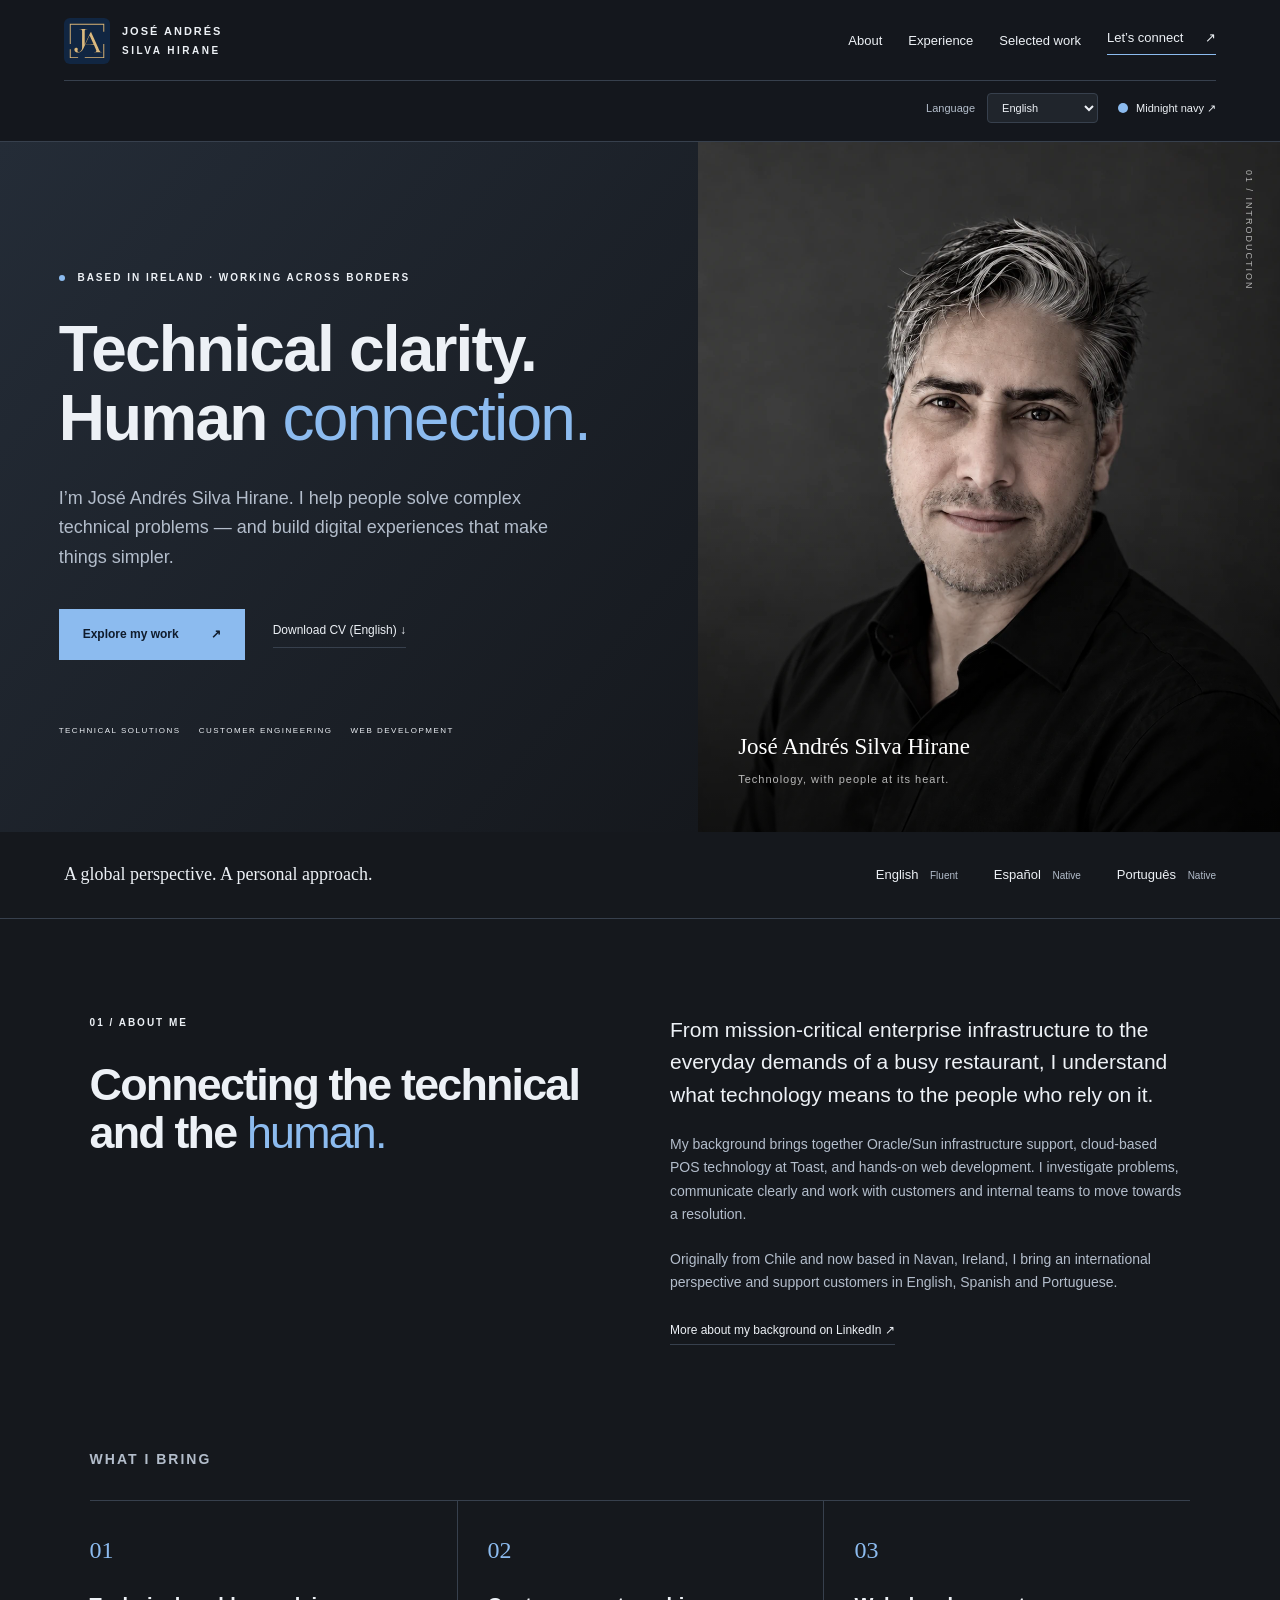
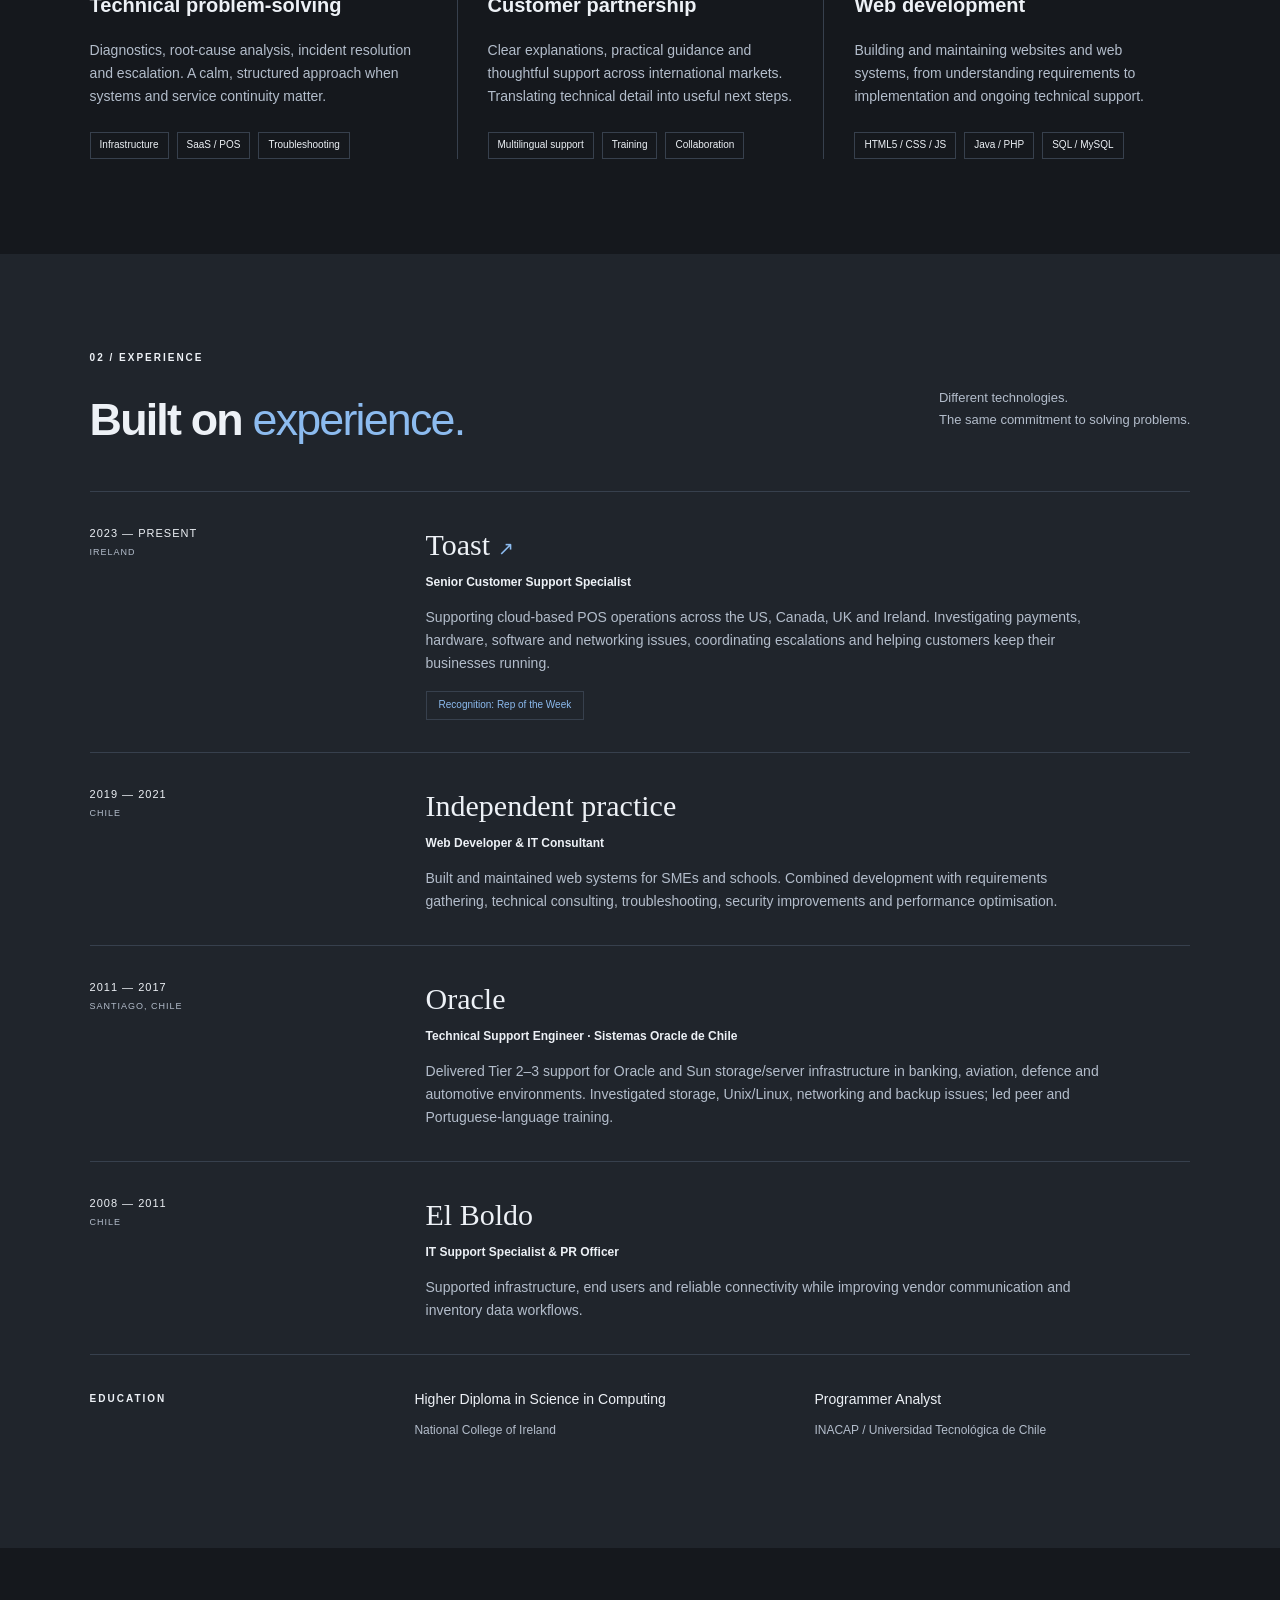
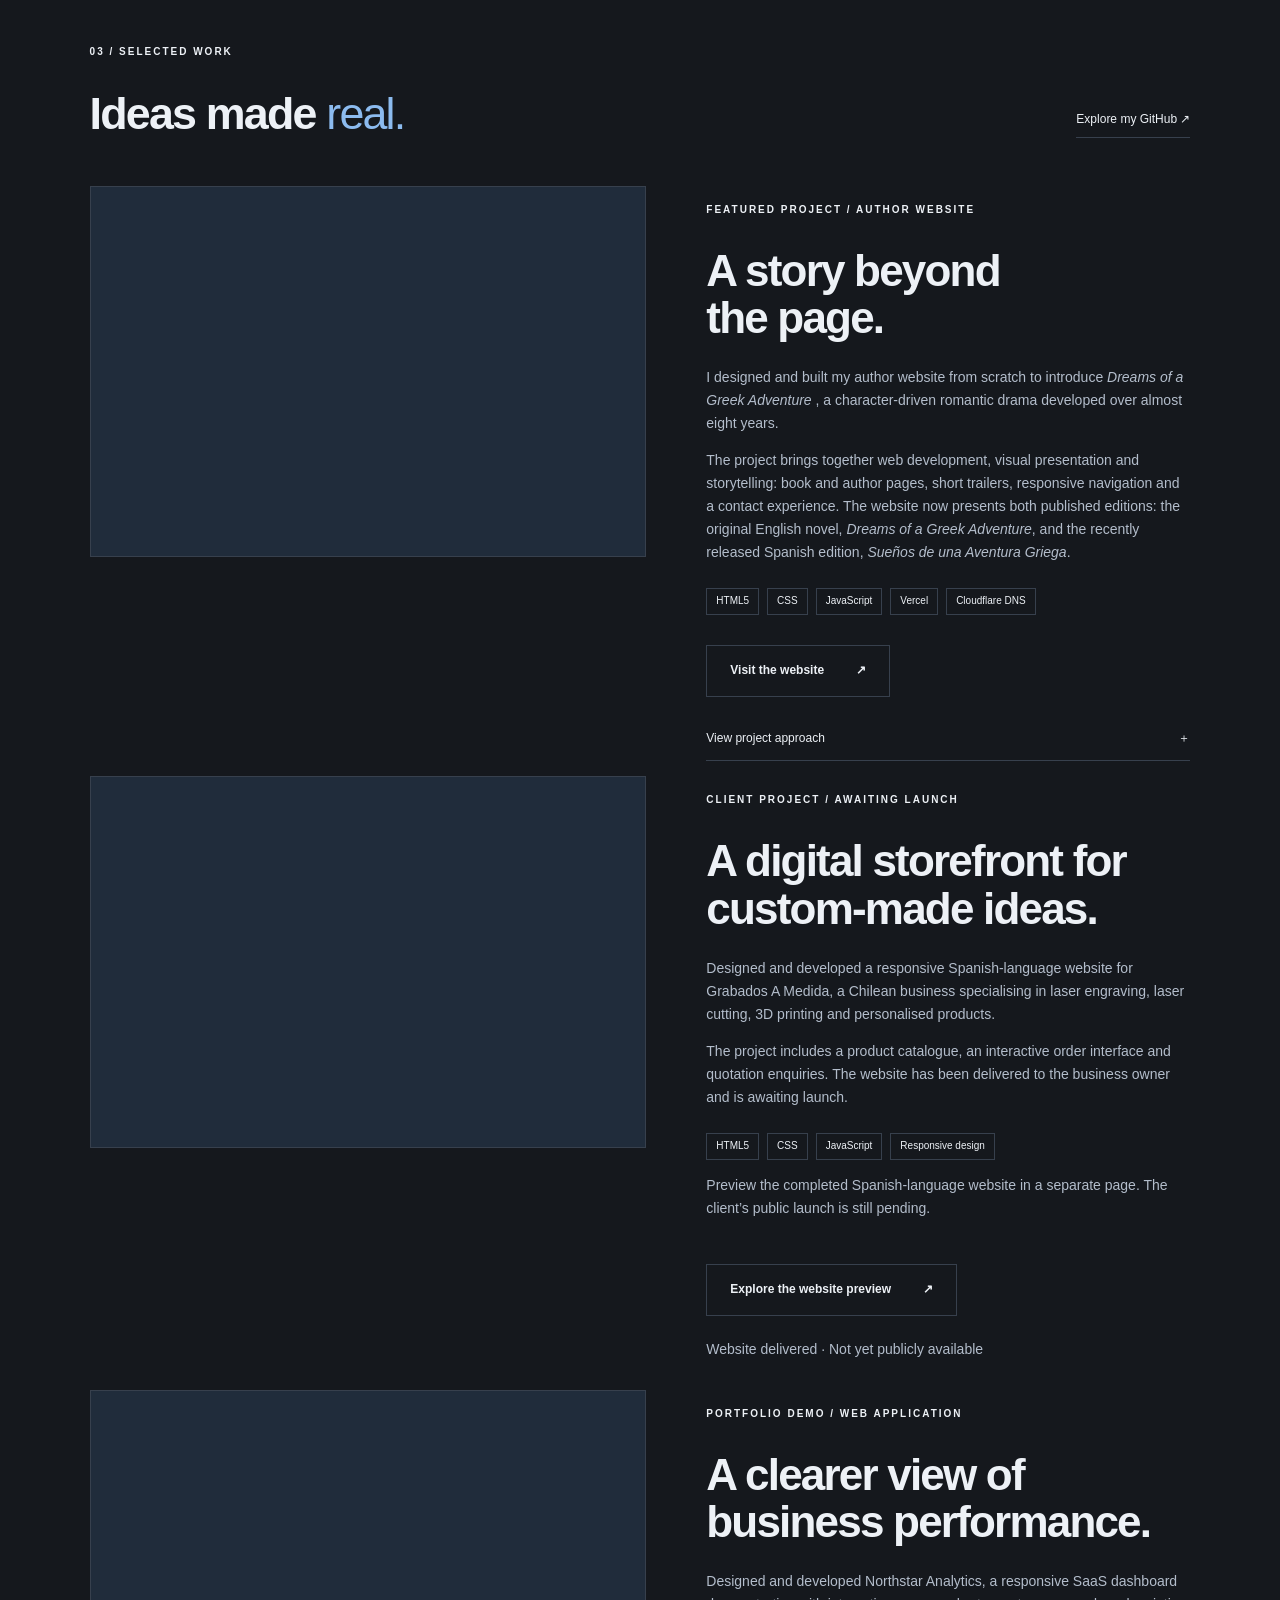
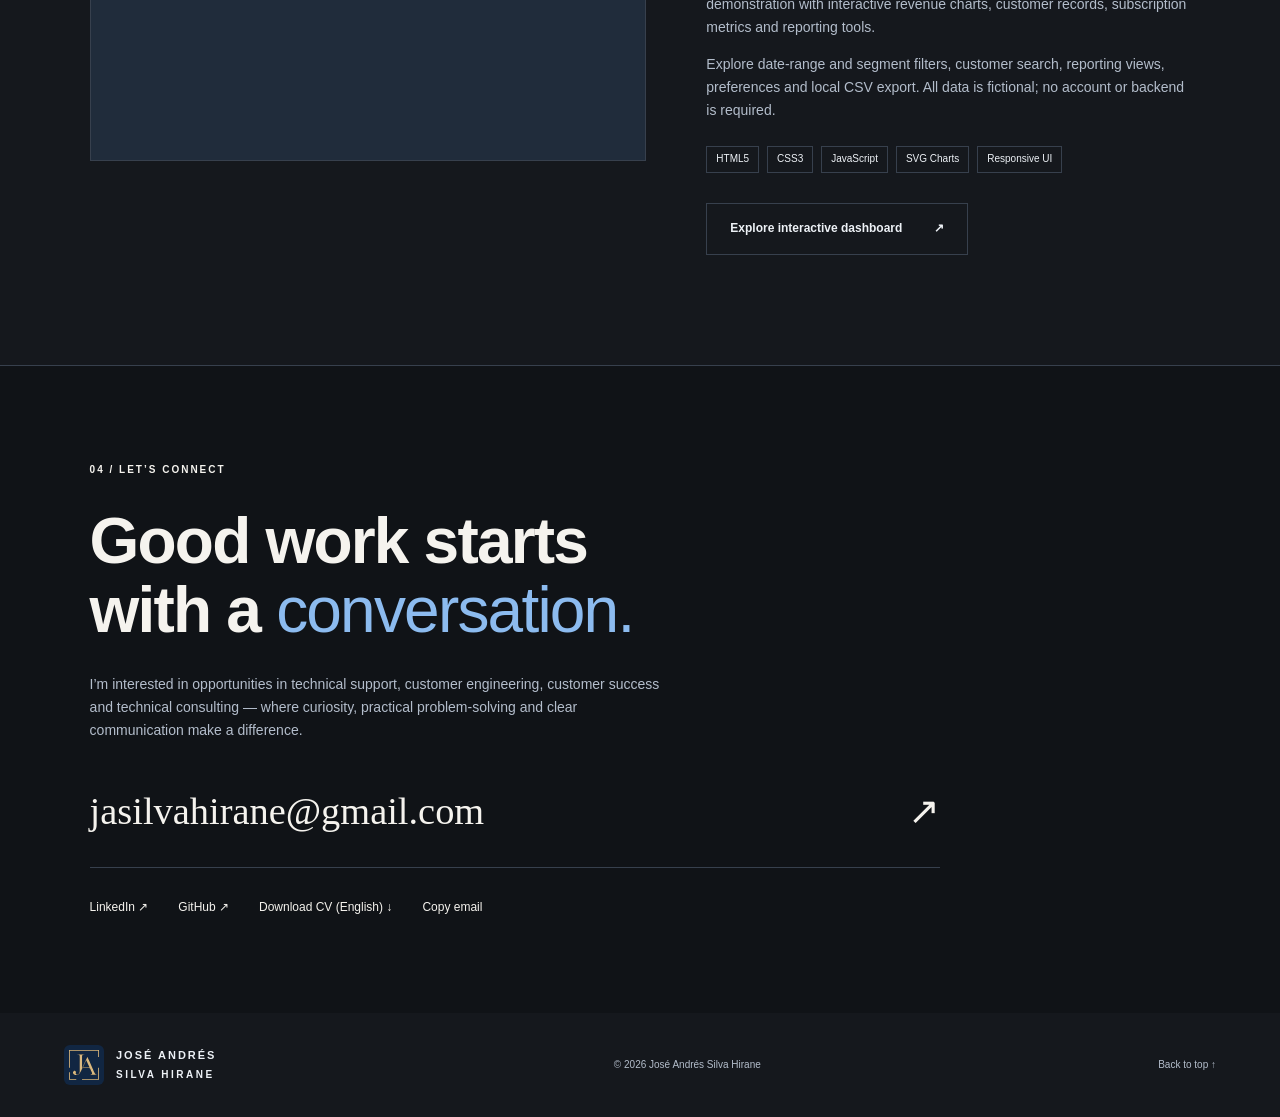
<file: index.html>
<!doctype html>
<html lang="en">
    <head>
        <meta charset="utf-8" />
        <meta name="viewport" content="width=device-width,initial-scale=1" />
        <meta http-equiv="refresh" content="0; url=charcoal/index.html" />
        <title>José Silva Hirane — Portfolio editions</title>
    </head>
    <body>
        <a href="navy/index.html">Midnight navy portfolio</a>
        ·
        <a href="charcoal/index.html">Charcoal blue portfolio</a>
    </body>
</html>
</file>
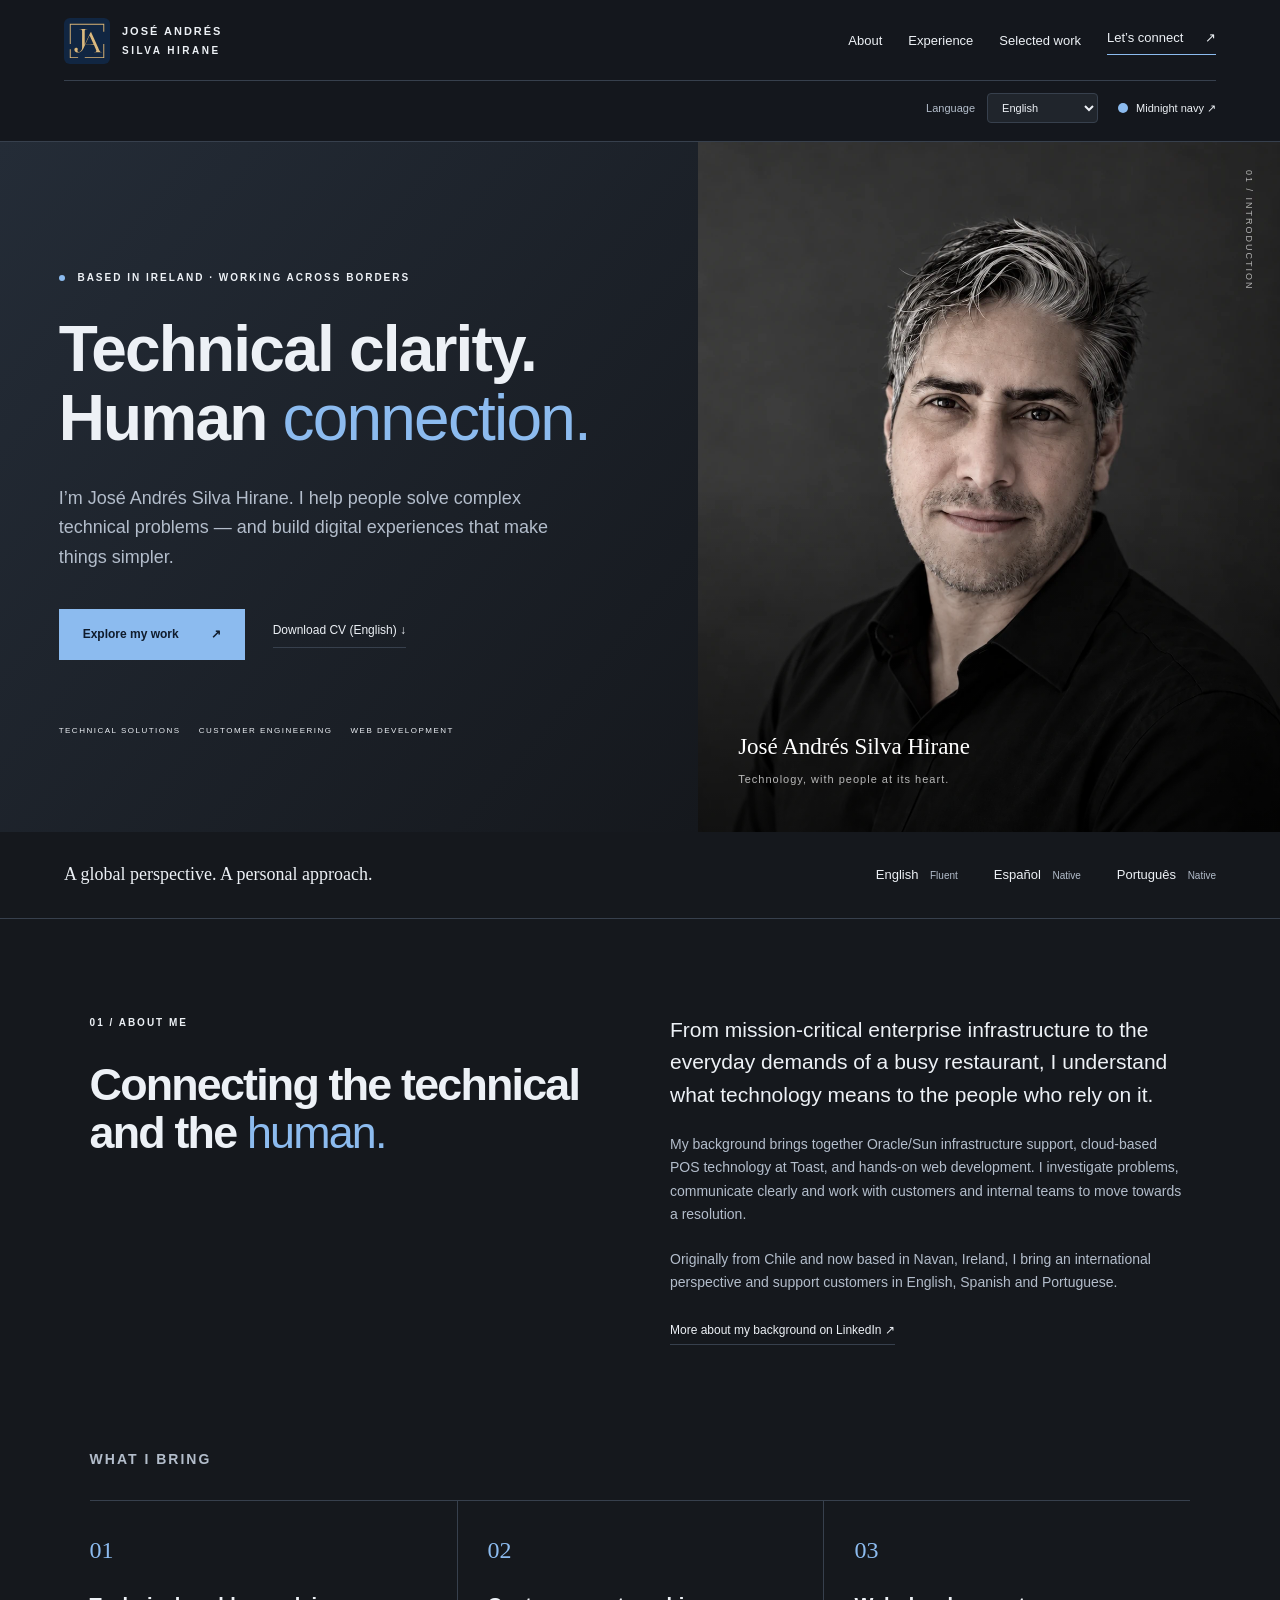
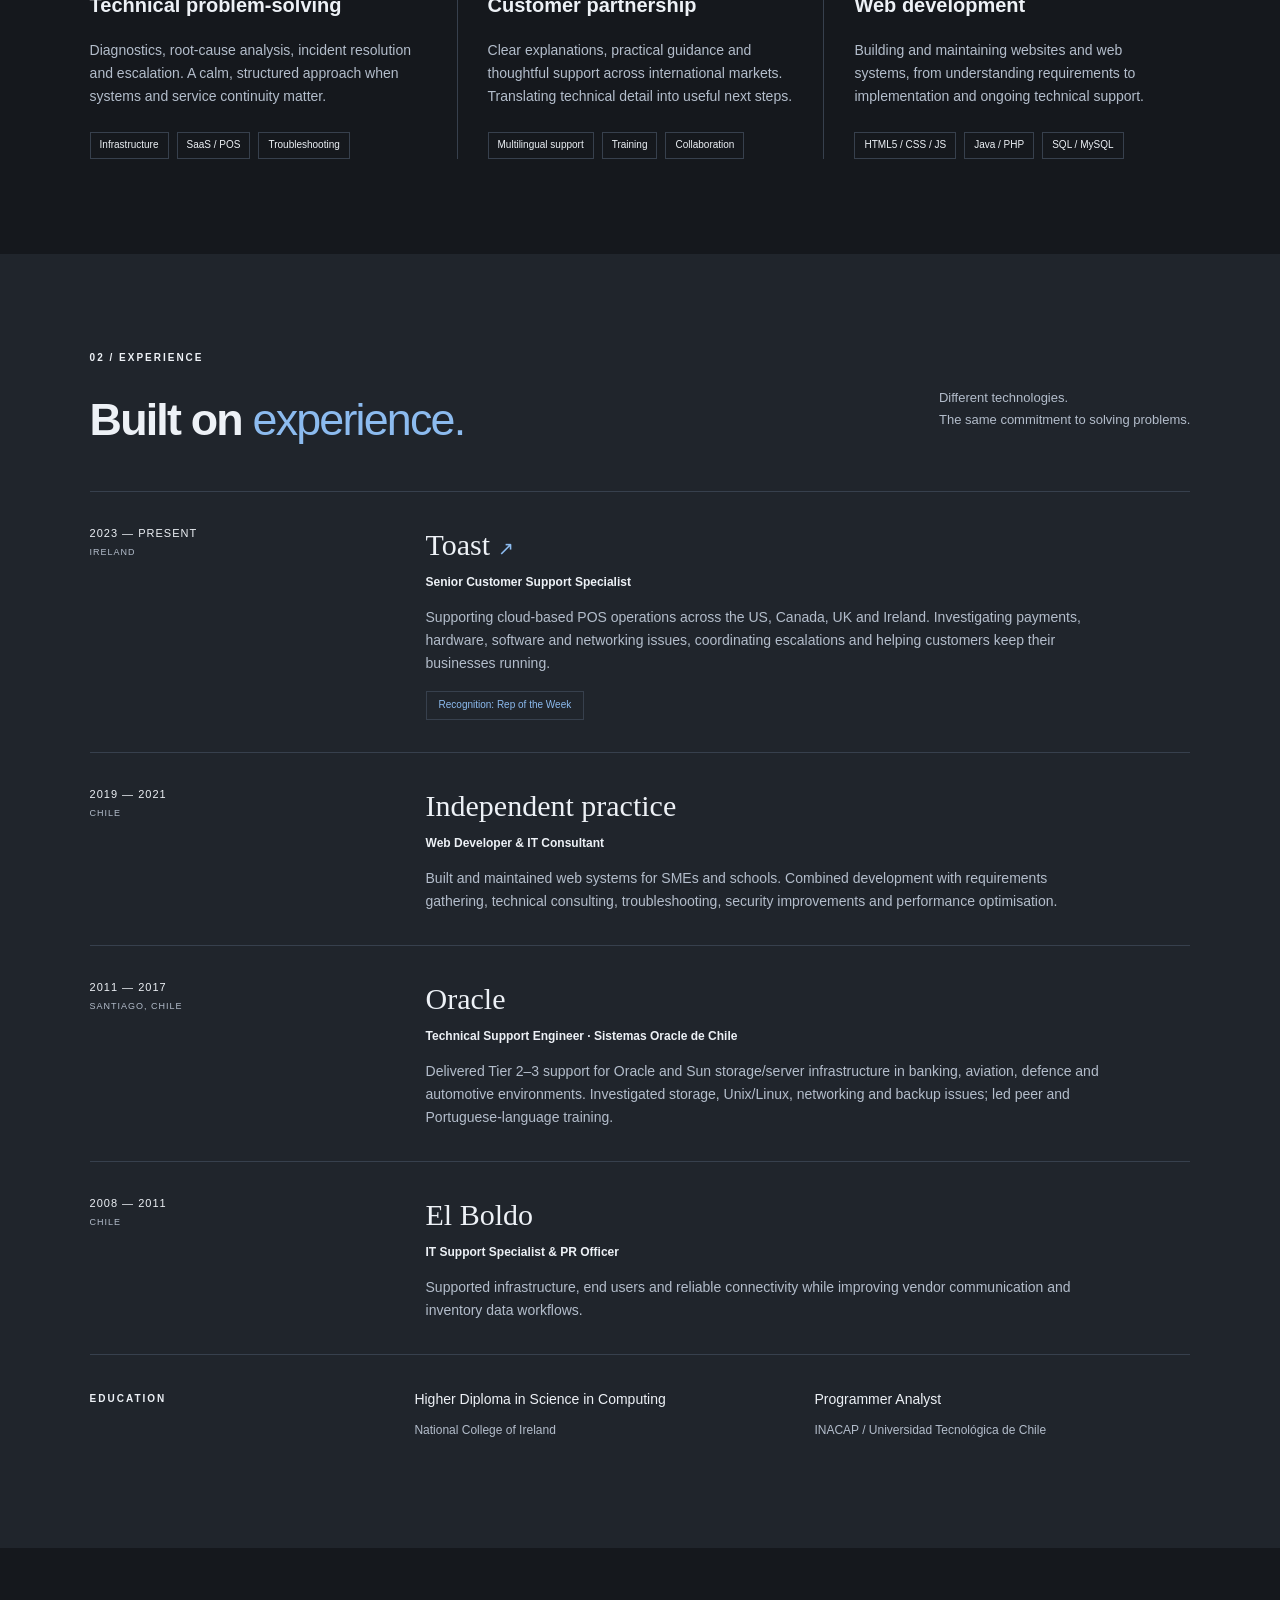
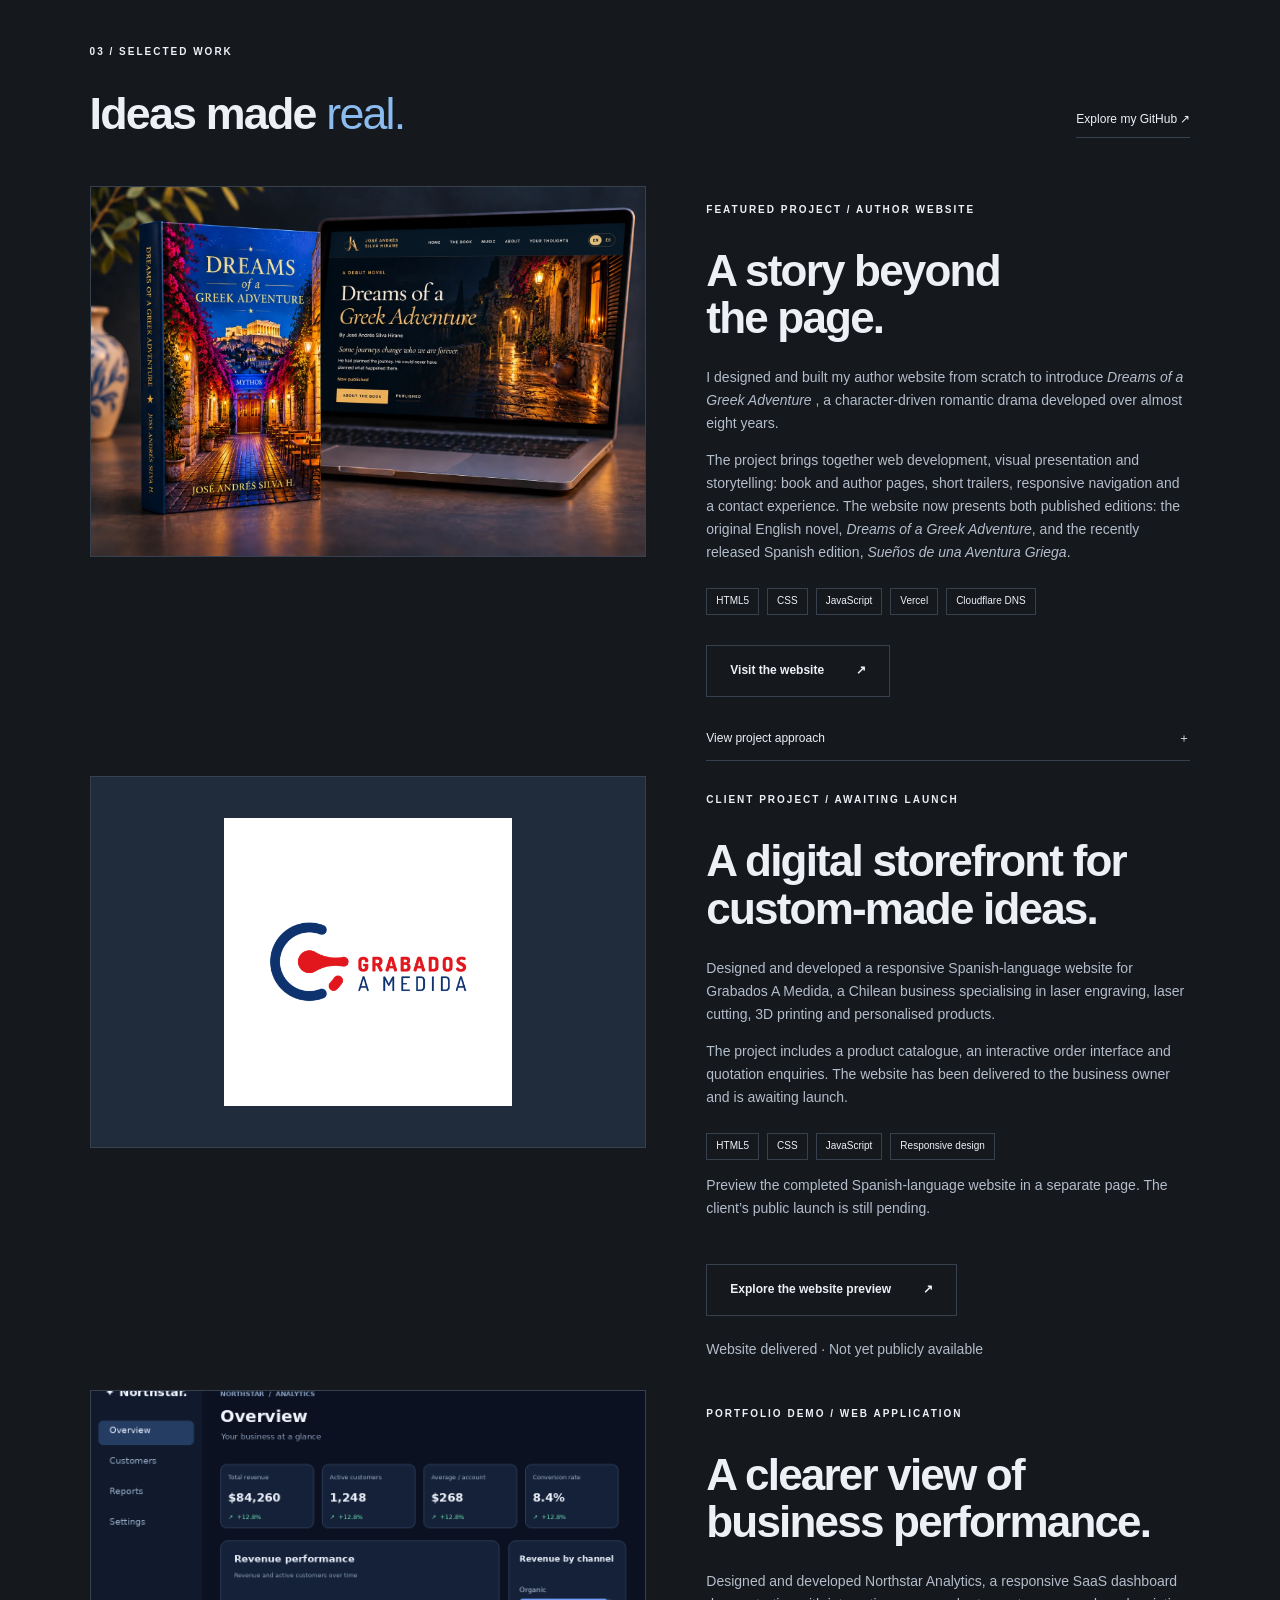
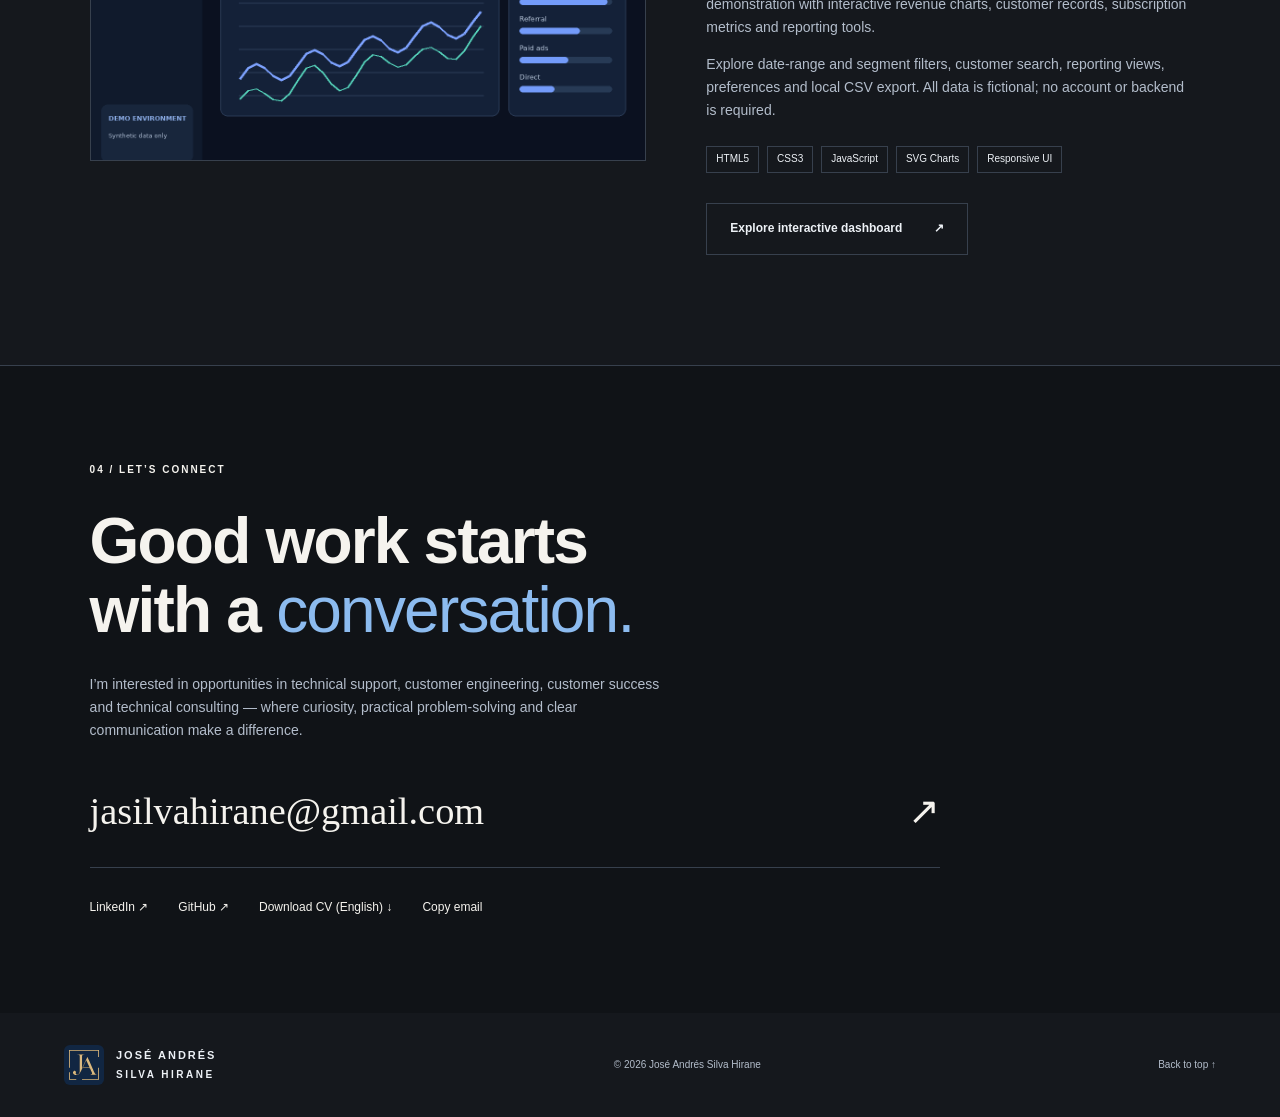
<file: charcoal/index.html>
<!doctype html>
<html lang="en">
    <head>
        <meta charset="utf-8" />
        <meta name="viewport" content="width=device-width,initial-scale=1" />
        <meta
            name="description"
            content="José Andrés Silva Hirane — technical solutions, customer engineering and web development. Multilingual professional based in Ireland."
        />
        <meta name="theme-color" content="#15263f" />
        <title>José Andrés Silva Hirane — Technical Solutions</title>
        <link rel="icon" type="image/x-icon" href="assets/favicon.ico" />
        <link rel="stylesheet" href="style.css" />
        <script src="script.js" defer></script>
    </head>
    <body data-theme="charcoal">
        <a class="skip" href="#main">Skip to content</a>
        <header>
            <a class="brand" href="#home" aria-label="José Andrés Silva Hirane home">
                <img src="assets/monogram.svg" alt="" width="46" height="46" />
                <span>
                    JOSÉ ANDRÉS
                    <span>SILVA HIRANE</span>
                </span>
            </a>
            <button class="menu" aria-expanded="false" aria-controls="navigation">
                Menu
                <span>＋</span>
            </button>
            <nav id="navigation" aria-label="Main navigation">
                <a href="#about">About</a>
                <a href="#experience">Experience</a>
                <a href="#work">Selected work</a>
                <a class="nav-contact" href="#contact">
                    Let’s connect
                    <span>↗</span>
                </a>
            </nav>
            <div class="portfolio-controls">
                <label>
                    Language
                    <select id="language-select" aria-label="Language">
                        <option value="en" selected>English</option>
                        <option value="pt">Português</option>
                        <option value="es">Español</option>
                    </select>
                </label>
                <a class="design-switch" href="../navy/index.html" aria-label="Design">
                    <span class="theme-swatch"></span>
                    Midnight navy ↗
                </a>
            </div>
        </header>
        <main id="main">
            <section class="hero" id="home">
                <div class="hero-copy">
                    <p class="eyebrow">
                        <span class="dot"></span>
                        BASED IN IRELAND · WORKING ACROSS BORDERS
                    </p>
                    <h1>
                        Technical clarity.
                        <br />
                        Human
                        <em>connection.</em>
                    </h1>
                    <p class="intro">
                        I’m José Andrés Silva Hirane. I help people solve complex technical problems
                        — and build digital experiences that make things simpler.
                    </p>
                    <div class="hero-actions">
                        <a class="button" href="#work">
                            Explore my work
                            <span>↗</span>
                        </a>
                        <a
                            class="text-link"
                            href="assets/Jose-Andres-Silva-Hirane-CV.docx"
                            download
                        >
                            Download CV (English)
                            <span>↓</span>
                        </a>
                    </div>
                    <div class="hero-foot">
                        <span>TECHNICAL SOLUTIONS</span>
                        <span>CUSTOMER ENGINEERING</span>
                        <span>WEB DEVELOPMENT</span>
                    </div>
                </div>
                <div class="portrait">
                    <img
                        src="assets/portrait.webp"
                        alt="Portrait of José Andrés Silva Hirane"
                        fetchpriority="high"
                    />
                    <div class="portrait-label">
                        <span>José Andrés Silva Hirane</span>
                        <small>Technology, with people at its heart.</small>
                    </div>
                    <span class="portrait-index">01 / INTRODUCTION</span>
                </div>
            </section>
            <div class="language-bar">
                <p>A global perspective. A personal approach.</p>
                <div>
                    <span>
                        English
                        <small>Fluent</small>
                    </span>
                    <span>
                        Español
                        <small>Native</small>
                    </span>
                    <span>
                        Português
                        <small>Native</small>
                    </span>
                </div>
            </div>
            <section class="section about" id="about">
                <div>
                    <p class="eyebrow">01 / ABOUT ME</p>
                    <h2>
                        Connecting the technical
                        <br />
                        and the
                        <em>human.</em>
                    </h2>
                </div>
                <div class="about-copy">
                    <p class="lead">
                        From mission-critical enterprise infrastructure to the everyday demands of a
                        busy restaurant, I understand what technology means to the people who rely
                        on it.
                    </p>
                    <p>
                        My background brings together Oracle/Sun infrastructure support, cloud-based
                        POS technology at Toast, and hands-on web development. I investigate
                        problems, communicate clearly and work with customers and internal teams to
                        move towards a resolution.
                    </p>
                    <p>
                        Originally from Chile and now based in Navan, Ireland, I bring an
                        international perspective and support customers in English, Spanish and
                        Portuguese.
                    </p>
                    <a
                        class="text-link"
                        href="https://www.linkedin.com/in/jose-silva-hirane/"
                        target="_blank"
                        rel="noopener noreferrer"
                    >
                        More about my background on LinkedIn ↗
                    </a>
                </div>
            </section>
            <section class="section expertise">
                <p class="eyebrow">WHAT I BRING</p>
                <div class="expertise-grid">
                    <article>
                        <span class="number">01</span>
                        <h3>Technical problem-solving</h3>
                        <p>
                            Diagnostics, root-cause analysis, incident resolution and escalation. A
                            calm, structured approach when systems and service continuity matter.
                        </p>
                        <div class="tags">
                            <span>Infrastructure</span>
                            <span>SaaS / POS</span>
                            <span>Troubleshooting</span>
                        </div>
                    </article>
                    <article>
                        <span class="number">02</span>
                        <h3>Customer partnership</h3>
                        <p>
                            Clear explanations, practical guidance and thoughtful support across
                            international markets. Translating technical detail into useful next
                            steps.
                        </p>
                        <div class="tags">
                            <span>Multilingual support</span>
                            <span>Training</span>
                            <span>Collaboration</span>
                        </div>
                    </article>
                    <article>
                        <span class="number">03</span>
                        <h3>Web development</h3>
                        <p>
                            Building and maintaining websites and web systems, from understanding
                            requirements to implementation and ongoing technical support.
                        </p>
                        <div class="tags">
                            <span>HTML5 / CSS / JS</span>
                            <span>Java / PHP</span>
                            <span>SQL / MySQL</span>
                        </div>
                    </article>
                </div>
            </section>
            <section class="experience section" id="experience">
                <div class="section-top">
                    <div>
                        <p class="eyebrow">02 / EXPERIENCE</p>
                        <h2>
                            Built on
                            <em>experience.</em>
                        </h2>
                    </div>
                    <p>
                        Different technologies.
                        <br />
                        The same commitment to solving problems.
                    </p>
                </div>
                <div class="timeline">
                    <article>
                        <div class="date">
                            2023 — PRESENT
                            <br />
                            <small>IRELAND</small>
                        </div>
                        <div>
                            <h3>
                                Toast
                                <span>↗</span>
                            </h3>
                            <p class="role">Senior Customer Support Specialist</p>
                            <p>
                                Supporting cloud-based POS operations across the US, Canada, UK and
                                Ireland. Investigating payments, hardware, software and networking
                                issues, coordinating escalations and helping customers keep their
                                businesses running.
                            </p>
                            <span class="achievement">Recognition: Rep of the Week</span>
                        </div>
                    </article>
                    <article>
                        <div class="date">
                            2019 — 2021
                            <br />
                            <small>CHILE</small>
                        </div>
                        <div>
                            <h3>Independent practice</h3>
                            <p class="role">Web Developer & IT Consultant</p>
                            <p>
                                Built and maintained web systems for SMEs and schools. Combined
                                development with requirements gathering, technical consulting,
                                troubleshooting, security improvements and performance optimisation.
                            </p>
                        </div>
                    </article>
                    <article>
                        <div class="date">
                            2011 — 2017
                            <br />
                            <small>SANTIAGO, CHILE</small>
                        </div>
                        <div>
                            <h3>Oracle</h3>
                            <p class="role">
                                Technical Support Engineer · Sistemas Oracle de Chile
                            </p>
                            <p>
                                Delivered Tier 2–3 support for Oracle and Sun storage/server
                                infrastructure in banking, aviation, defence and automotive
                                environments. Investigated storage, Unix/Linux, networking and
                                backup issues; led peer and Portuguese-language training.
                            </p>
                        </div>
                    </article>
                    <article>
                        <div class="date">
                            2008 — 2011
                            <br />
                            <small>CHILE</small>
                        </div>
                        <div>
                            <h3>El Boldo</h3>
                            <p class="role">IT Support Specialist & PR Officer</p>
                            <p>
                                Supported infrastructure, end users and reliable connectivity while
                                improving vendor communication and inventory data workflows.
                            </p>
                        </div>
                    </article>
                </div>
                <div class="education">
                    <p class="eyebrow">EDUCATION</p>
                    <div>
                        <h3>Higher Diploma in Science in Computing</h3>
                        <p>National College of Ireland</p>
                    </div>
                    <div>
                        <h3>Programmer Analyst</h3>
                        <p>INACAP / Universidad Tecnológica de Chile</p>
                    </div>
                </div>
            </section>
            <section class="work section" id="work">
                <div class="section-top">
                    <div>
                        <p class="eyebrow">03 / SELECTED WORK</p>
                        <h2>
                            Ideas made
                            <em>real.</em>
                        </h2>
                    </div>
                    <a
                        class="text-link"
                        href="https://github.com/Josan2k2"
                        target="_blank"
                        rel="noopener noreferrer"
                    >
                        Explore my GitHub ↗
                    </a>
                </div>
                <article class="project">
                    <a
                        class="project-art project-art-showcase"
                        href="https://adreamcalledgreece.com"
                        target="_blank"
                        rel="noopener noreferrer"
                        aria-label="Visit the Dreams of a Greek Adventure author website"
                    >
                        <img src="assets/dreams-greek-adventure-showcase.webp" alt="Hardback book Dreams of a Greek Adventure beside a laptop displaying the author website" loading="lazy" decoding="async" />
                    </a>
                    <div class="project-copy">
                        <p class="eyebrow">FEATURED PROJECT / AUTHOR WEBSITE</p>
                        <h3>
                            A story beyond
                            <br />
                            the page.
                        </h3>
                        <p>
                            I designed and built my author website from scratch to introduce
                            <cite>Dreams of a Greek Adventure</cite>
                            , a character-driven romantic drama developed over almost eight years.
                        </p>
                        <p>
                            The project brings together web development, visual presentation and
                            storytelling: book and author pages, short trailers, responsive
                            navigation and a contact experience. The website now presents both
                            published editions: the original English novel, <cite>Dreams of a Greek Adventure</cite>,
                            and the recently released Spanish edition, <cite>Sueños de una Aventura Griega</cite>.
                        </p>
                        <div class="tags">
                            <span>HTML5</span>
                            <span>CSS</span>
                            <span>JavaScript</span>
                            <span>Vercel</span>
                            <span>Cloudflare DNS</span>
                        </div>
                        <a
                            class="button light"
                            href="https://adreamcalledgreece.com"
                            target="_blank"
                            rel="noopener noreferrer"
                        >
                            Visit the website
                            <span>↗</span>
                        </a>
                        <button
                            class="details"
                            aria-expanded="false"
                            aria-controls="project-details"
                        >
                            View project approach
                            <span>＋</span>
                        </button>
                        <div id="project-details" hidden>
                            <p>
                                <strong>Purpose:</strong>
                                Create a cohesive home for the book, its author and its visual
                                storytelling.
                            </p>
                            <p>
                                <strong>My role:</strong>
                                Website design, front-end development, content integration and
                                deployment setup.
                            </p>
                            <p>
                                <strong>Implementation:</strong>
                                Responsive page layouts, fixed navigation, video presentation,
                                contact form integration, sitemap and robots.txt.
                            </p>
                        </div>
                    </div>
                </article>

                <article class="project project-client">
                    <a class="project-art project-art-grabados" href="../grabados/index.html" target="_blank" rel="noopener noreferrer" aria-label="Preview Grabados a Medida website">
                        <img src="assets/grabados-a-medida-logo.png" alt="Grabados a Medida logo" loading="lazy" decoding="async" />
                    </a>
                    <div class="project-copy">
                        <p class="eyebrow">CLIENT PROJECT / AWAITING LAUNCH</p>
                        <h3>A digital storefront for custom-made ideas.</h3>
                        <p>Designed and developed a responsive Spanish-language website for Grabados A Medida, a Chilean business specialising in laser engraving, laser cutting, 3D printing and personalised products.</p>
                        <p>The project includes a product catalogue, an interactive order interface and quotation enquiries. The website has been delivered to the business owner and is awaiting launch.</p>
                        <div class="tags"><span>HTML5</span><span>CSS</span><span>JavaScript</span><span>Responsive design</span></div>
                        <p class="project-preview-note">Preview the completed Spanish-language website in a separate page. The client’s public launch is still pending.</p>
                        <a class="button light" href="../grabados/index.html" target="_blank" rel="noopener noreferrer">Explore the website preview <span>↗</span></a>
                        <p class="project-launch-status">Website delivered · Not yet publicly available</p>
                    </div>
                </article>

                <article class="project project-client">
                    <a class="project-art project-art-dashboard" href="../dashboard/index.html" target="_blank" rel="noopener noreferrer" aria-label="Preview Northstar Analytics dashboard">
                        <img src="assets/northstar-dashboard.png" alt="Northstar Analytics dashboard preview with charts and metrics" loading="lazy" decoding="async" />
                    </a>
                    <div class="project-copy">
                        <p class="eyebrow">PORTFOLIO DEMO / WEB APPLICATION</p>
                        <h3>A clearer view of business performance.</h3>
                        <p>Designed and developed Northstar Analytics, a responsive SaaS dashboard demonstration with interactive revenue charts, customer records, subscription metrics and reporting tools.</p>
                        <p>Explore date-range and segment filters, customer search, reporting views, preferences and local CSV export. All data is fictional; no account or backend is required.</p>
                        <div class="tags"><span>HTML5</span><span>CSS3</span><span>JavaScript</span><span>SVG Charts</span><span>Responsive UI</span></div>
                        <a class="button light" href="../dashboard/index.html" target="_blank" rel="noopener noreferrer">Explore interactive dashboard <span>↗</span></a>
                    </div>
                </article>
            </section>
            <section class="contact section" id="contact">
                <p class="eyebrow">04 / LET’S CONNECT</p>
                <h2>
                    Good work starts
                    <br />
                    with a
                    <em>conversation.</em>
                </h2>
                <p>
                    I’m interested in opportunities in technical support, customer engineering,
                    customer success and technical consulting — where curiosity, practical
                    problem-solving and clear communication make a difference.
                </p>
                <a class="email" href="mailto:jasilvahirane@gmail.com">
                    jasilvahirane@gmail.com
                    <span>↗</span>
                </a>
                <div class="contact-links">
                    <a
                        href="https://www.linkedin.com/in/jose-silva-hirane/"
                        target="_blank"
                        rel="noopener noreferrer"
                    >
                        LinkedIn ↗
                    </a>
                    <a href="https://github.com/Josan2k2" target="_blank" rel="noopener noreferrer">
                        GitHub ↗
                    </a>
                    <a href="assets/Jose-Andres-Silva-Hirane-CV.docx" download>
                        Download CV (English) ↓
                    </a>
                    <button id="copy-email">Copy email</button>
                    <span id="copy-status" role="status"></span>
                </div>
            </section>
        </main>
        <footer>
            <a class="brand" href="#home">
                <img src="assets/monogram.svg" alt="JA monogram" width="40" height="40" />
                <span>
                    JOSÉ ANDRÉS
                    <span>SILVA HIRANE</span>
                </span>
            </a>
            <p>
                ©
                <span id="year">2026</span>
                José Andrés Silva Hirane
            </p>
            <a href="#home">Back to top ↑</a>
        </footer>
    </body>
</html>
</file>
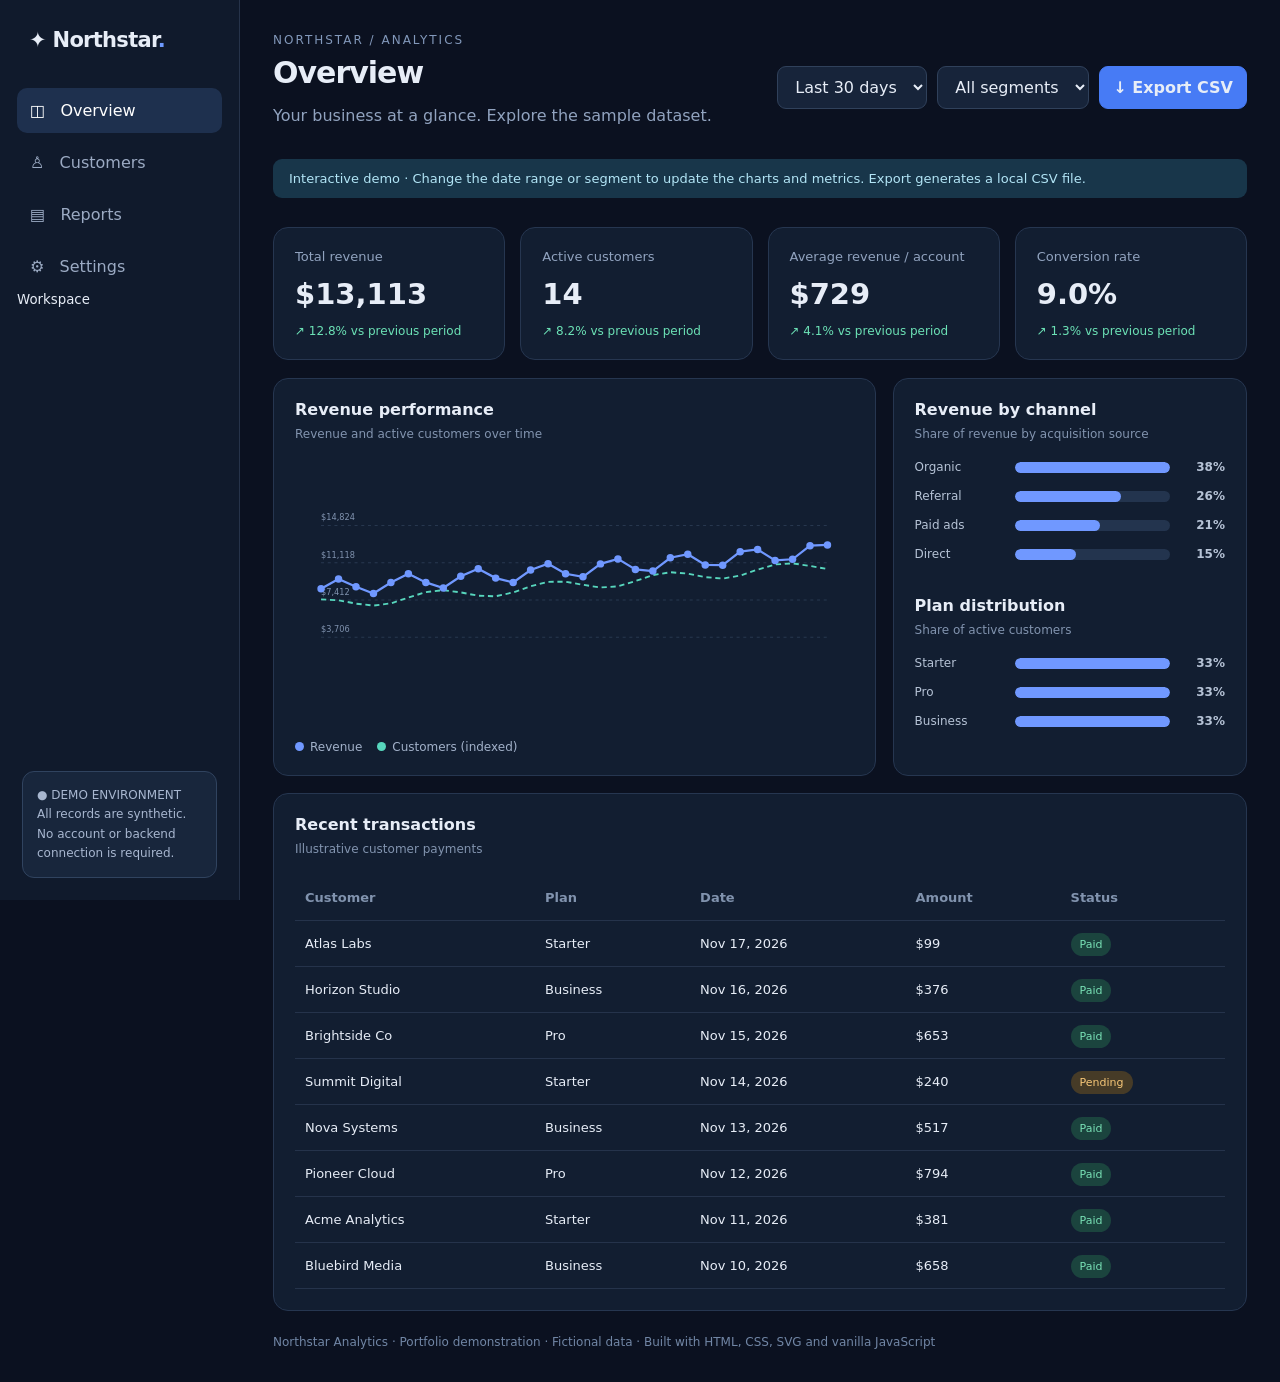
<file: dashboard/index.html>
<!doctype html><html lang="en"><head><meta charset="utf-8"><meta name="viewport" content="width=device-width,initial-scale=1"><title>Northstar — Analytics Workspace</title><style>
:root{font-family:Inter,ui-sans-serif,system-ui,-apple-system,Segoe UI,sans-serif;color:#e7edf7;background:#0b1120}*{box-sizing:border-box}body{margin:0}button,select,input{font:inherit}button{cursor:pointer}aside{width:240px;background:#101a2c;border-right:1px solid #26334a;position:fixed;inset:0 auto 0 0;padding:28px 17px}.brand{font-size:21px;font-weight:800;letter-spacing:-.7px;padding:0 12px 36px}.brand span{color:#6e9aff}.nav{display:grid;gap:7px}.nav button{border:0;background:transparent;color:#9baac3;text-align:left;padding:13px;border-radius:10px}.nav button.active,.nav button:hover{background:#1e304e;color:white}.nav small{display:block;margin:29px 12px 12px;color:#697c9b;text-transform:uppercase;letter-spacing:2px}.demo{position:absolute;bottom:22px;left:22px;right:22px;background:#18263c;padding:14px;border:1px solid #30435f;border-radius:12px;color:#a8b7d0;font-size:12px;line-height:1.6}main{margin-left:240px;padding:33px;max-width:1700px}.top{display:flex;justify-content:space-between;gap:15px;align-items:center;flex-wrap:wrap}.eyebrow{color:#8298ba;font-size:12px;letter-spacing:2px;text-transform:uppercase}h1{margin:8px 0 6px;font-size:30px;letter-spacing:-1px}p{color:#91a3bf}.controls{display:flex;gap:10px;flex-wrap:wrap}select,input,.action{background:#17243a;border:1px solid #30415b;color:#e7edf7;padding:10px 13px;border-radius:9px}.action{background:#477bf5;border-color:#477bf5;font-weight:650}.action:hover{background:#6290ff}.metrics{display:grid;grid-template-columns:repeat(4,minmax(0,1fr));gap:15px;margin:29px 0 18px}.panel{background:#121e31;border:1px solid #263650;border-radius:15px;padding:21px;min-width:0}.metric-label{font-size:13px;color:#91a3bf}.metric-value{font-size:29px;font-weight:750;margin:13px 0}.change{font-size:12px;color:#6ce2b6}.grid{display:grid;grid-template-columns:1.7fr 1fr;gap:17px;margin:17px 0}.panel h2{font-size:16px;margin:0 0 8px}.sub{font-size:12px;color:#8294af;margin:0 0 19px}.chart{width:100%;height:280px;display:block}.legend{display:flex;gap:15px;color:#a2b1c9;font-size:12px}.dot{width:9px;height:9px;display:inline-block;border-radius:50%;margin-right:6px}.table-wrap{overflow:auto}table{border-collapse:collapse;width:100%;font-size:13px}th{text-align:left;color:#8193ae;font-weight:550}td,th{padding:15px 10px;border-bottom:1px solid #25334b;white-space:nowrap}.pill{padding:5px 9px;border-radius:20px;background:#1b443e;color:#79e1b6;font-size:11px}.pill.warn{background:#463b27;color:#f7c778}.pill.bad{background:#482d3b;color:#ff9ea9}.muted{color:#8ca0bb}.hidden{display:none!important}.bar-row{display:flex;align-items:center;gap:10px;margin:15px 0;font-size:12px;color:#b6c3d6}.bar-row>span:first-child{width:90px}.bar{flex:1;background:#23344e;border-radius:8px;height:11px;overflow:hidden}.bar i{display:block;height:100%;background:#7098ff;border-radius:8px}.bar-row b{width:45px;text-align:right}.footer{font-size:12px;color:#7186a5;margin-top:24px}.search{width:220px}.tabs{display:flex;gap:8px;margin:18px 0}.tabs button{background:#18273d;color:#a4b4ce;border:1px solid #2b3d59;padding:9px 15px;border-radius:9px}.tabs button.active{background:#3b65b4;color:white}.notice{padding:12px 16px;border-radius:9px;background:#18364a;color:#b2e5f6;font-size:13px;margin:18px 0}@media(max-width:1050px){aside{width:190px}main{margin-left:190px;padding:22px}.metrics{grid-template-columns:repeat(2,1fr)}.grid{grid-template-columns:1fr}}@media(max-width:650px){aside{position:static;width:auto;padding:13px}.brand{padding:0 0 12px}.nav{display:flex;overflow:auto}.nav button{white-space:nowrap}.nav small,.demo{display:none}main{margin:0;padding:17px}.metrics{gap:10px}.metric-value{font-size:23px}.panel{padding:15px}.chart{height:230px}.search{width:100%}}
</style></head><body><aside><div class="brand">✦ Northstar<span>.</span></div><nav class="nav"><button class="active" data-view="overview">◫ &nbsp; Overview</button><button data-view="customers">♙ &nbsp; Customers</button><button data-view="reports">▤ &nbsp; Reports</button><button data-view="settings">⚙ &nbsp; Settings</button></nav><small>Workspace</small><div class="demo">● DEMO ENVIRONMENT<br>All records are synthetic. No account or backend connection is required.</div></aside><main><div class="top"><div><div class="eyebrow">Northstar / Analytics</div><h1 id="heading">Overview</h1><p id="description">Your business at a glance. Explore the sample dataset.</p></div><div class="controls"><select id="range" aria-label="Date range"><option value="7">Last 7 days</option><option value="30" selected>Last 30 days</option><option value="90">Last 90 days</option></select><select id="segment" aria-label="Customer segment"><option value="all">All segments</option><option value="startup">Startup</option><option value="growth">Growth</option><option value="enterprise">Enterprise</option></select><button class="action" id="export">↓ Export CSV</button></div></div><div class="notice" id="notice">Interactive demo · Change the date range or segment to update the charts and metrics. Export generates a local CSV file.</div><section id="overview"><div class="metrics" id="metrics"></div><div class="grid"><div class="panel"><h2>Revenue performance</h2><p class="sub">Revenue and active customers over time</p><svg id="lineChart" class="chart" role="img" aria-label="Revenue trend"></svg><div class="legend"><span><i class="dot" style="background:#7098ff"></i>Revenue</span><span><i class="dot" style="background:#57d6bd"></i>Customers (indexed)</span></div></div><div class="panel"><h2>Revenue by channel</h2><p class="sub">Share of revenue by acquisition source</p><div id="channels"></div><h2 style="margin-top:35px">Plan distribution</h2><p class="sub">Share of active customers</p><div id="plans"></div></div></div><div class="panel"><h2>Recent transactions</h2><p class="sub">Illustrative customer payments</p><div class="table-wrap"><table><thead><tr><th>Customer</th><th>Plan</th><th>Date</th><th>Amount</th><th>Status</th></tr></thead><tbody id="transactions"></tbody></table></div></div></section><section id="customers" class="hidden"><div class="panel"><h2>Customer directory</h2><p class="sub">Search and filter synthetic customer accounts</p><input class="search" id="search" placeholder="Search customers..." aria-label="Search customers"><div class="tabs" id="statusTabs"><button class="active" data-status="all">All</button><button data-status="Active">Active</button><button data-status="Trial">Trial</button><button data-status="At risk">At risk</button></div><div class="table-wrap"><table><thead><tr><th>Company</th><th>Segment</th><th>Plan</th><th>MRR</th><th>Status</th></tr></thead><tbody id="customerRows"></tbody></table></div></div></section><section id="reports" class="hidden"><div class="metrics" id="reportMetrics"></div><div class="grid"><div class="panel"><h2>Monthly revenue by plan</h2><p class="sub">Comparison of simulated subscription tiers</p><svg id="barChart" class="chart" role="img" aria-label="Monthly revenue by plan"></svg></div><div class="panel"><h2>Insights</h2><p class="sub">Generated from current demo filters</p><div id="insights"></div></div></div></section><section id="settings" class="hidden"><div class="panel"><h2>Demo preferences</h2><p class="sub">These controls affect this browser session only.</p><label><input type="checkbox" id="compact"> Compact table rows</label><p>Currency</p><select id="currency"><option value="USD">USD ($)</option><option value="EUR">EUR (€)</option><option value="GBP">GBP (£)</option></select><p>Sample data can be reset without sending information anywhere.</p><button class="action" id="reset">Reset demo</button></div></section><div class="footer">Northstar Analytics · Portfolio demonstration · Fictional data · Built with HTML, CSS, SVG and vanilla JavaScript</div></main><script>
const companies=['Atlas Labs','Horizon Studio','Brightside Co','Summit Digital','Nova Systems','Pioneer Cloud','Acme Analytics','Bluebird Media','Vertex Labs','Orbital Design','Meridian AI','Cedar Works','Fable Health','Northwind Co','Pixel Harbor','Evergreen Ops','Solaris Labs','Vivid Commerce'];const segments=['startup','growth','enterprise'];const plans=['Starter','Pro','Business'];const customers=companies.map((name,i)=>({name,segment:segments[i%3],plan:plans[(i*2)%3],mrr:99+(i%3)*230+i*47,status:i%9===0?'At risk':i%6===0?'Trial':'Active'}));const $=id=>document.getElementById(id);let view='overview',status='all',currency='USD';const fmt=n=>new Intl.NumberFormat('en-US',{style:'currency',currency,maximumFractionDigits:0}).format(n);const filtered=()=>customers.filter(c=>($('segment').value==='all'||c.segment===$('segment').value));const rangeFactor=()=>({'7':.28,'30':1,'90':2.9})[$('range').value];const seed=()=>filtered().reduce((a,c)=>a+c.mrr,0);function bars(id,arr){const max=Math.max(...arr.map(x=>x[1]),1);$(id).innerHTML=arr.map(([name,val])=>`<div class="bar-row"><span>${name}</span><div class="bar"><i style="width:${100*val/max}%"></i></div><b>${Math.round(val)}%</b></div>`).join('')}
function svgLine(){let f=rangeFactor(),base=seed(),days=Number($('range').value),points=Array.from({length:days===90?18:days},(_,i)=>({v:base*(.65+i/(days===90?18:days)*.3+Math.sin(i*1.6)*.065),c:base*(.53+i/(days===90?18:days)*.31+Math.cos(i*.95)*.04)}));let svg=$('lineChart'),w=750,h=270,p=35,max=Math.max(...points.map(x=>x.v))*1.15;let path=k=>points.map((x,i)=>(i?'L':'M')+(p+i*(w-2*p)/(points.length-1)).toFixed(1)+' '+(h-p-x[k]/max*(h-2*p)).toFixed(1)).join(' ');svg.setAttribute('viewBox',`0 0 ${w} ${h}`);svg.innerHTML=[.25,.5,.75,1].map(t=>`<line x1="${p}" x2="${w-p}" y1="${h-p-t*(h-2*p)}" y2="${h-p-t*(h-2*p)}" stroke="#30415b" stroke-dasharray="4 5"/><text x="${p}" y="${h-p-t*(h-2*p)-7}" fill="#8093af" font-size="11">${fmt(max*t)}</text>`).join('')+`<path d="${path('v')}" fill="none" stroke="#7098ff" stroke-width="3" stroke-linecap="round"/><path d="${path('c')}" fill="none" stroke="#57d6bd" stroke-width="2.5" stroke-dasharray="7 5"/>`+points.map((v,i)=>`<circle cx="${p+i*(w-2*p)/(points.length-1)}" cy="${h-p-v.v/max*(h-2*p)}" r="5" fill="#7098ff"><title>${fmt(v.v)} at point ${i+1}</title></circle>`).join('')}
function metric(label,value,change){return `<div class="panel"><div class="metric-label">${label}</div><div class="metric-value">${value}</div><div class="change">↗ ${change} vs previous period</div></div>`}function render(){const list=filtered(),mrr=seed(),factor=rangeFactor(),active=list.filter(c=>c.status==='Active').length;$('metrics').innerHTML=metric('Total revenue',fmt(mrr*factor),'12.8%')+metric('Active customers',active,'8.2%')+metric('Average revenue / account',fmt(mrr/(list.length||1)),'4.1%')+metric('Conversion rate',(6.8+list.length*.12).toFixed(1)+'%','1.3%');svgLine();bars('channels',[['Organic',38],['Referral',26],['Paid ads',21],['Direct',15]]);bars('plans',[['Starter',list.filter(c=>c.plan==='Starter').length/(list.length||1)*100],['Pro',list.filter(c=>c.plan==='Pro').length/(list.length||1)*100],['Business',list.filter(c=>c.plan==='Business').length/(list.length||1)*100]]);$('transactions').innerHTML=list.slice(0,8).map((c,i)=>`<tr><td>${c.name}</td><td>${c.plan}</td><td>Nov ${17-i}, 2026</td><td>${fmt(c.mrr)}</td><td><span class="pill ${i===3?'warn':''}">${i===3?'Pending':'Paid'}</span></td></tr>`).join('')||'<tr><td colspan="5">No records</td></tr>';$('reportMetrics').innerHTML=metric('Recurring revenue',fmt(mrr),'9.6%')+metric('Projected period sales',fmt(mrr*factor),'12.8%')+metric('Accounts in view',list.length,'3.5%')+metric('Retention', '94.2%','0.7%');let svg=$('barChart'),vals=plans.map(p=>list.filter(c=>c.plan===p).reduce((a,c)=>a+c.mrr,0)),max=Math.max(...vals,1);svg.setAttribute('viewBox','0 0 620 280');svg.innerHTML=vals.map((v,i)=>`<rect x="${80+i*180}" y="${235-v/max*185}" width="110" height="${v/max*185}" rx="7" fill="${['#7098ff','#57d6bd','#a38bfa'][i]}"><title>${plans[i]}: ${fmt(v)}</title></rect><text x="${135+i*180}" y="255" fill="#9fb0c9" font-size="15" text-anchor="middle">${plans[i]}</text><text x="${135+i*180}" y="${220-v/max*185}" fill="#e7edf7" font-size="13" text-anchor="middle">${fmt(v)}</text>`).join('');$('insights').innerHTML=`<p><strong>${list.length}</strong> customer records match the selected segment.</p><p><strong>${fmt(mrr)}</strong> in simulated monthly recurring revenue.</p><p><strong>${list.filter(c=>c.status==='At risk').length}</strong> accounts flagged for attention.</p><p class="muted">These insights are illustrative, not live business intelligence.</p>`;renderCustomers()}
function renderCustomers(){let q=$('search').value.toLowerCase();let list=filtered().filter(c=>c.name.toLowerCase().includes(q)&&(status==='all'||c.status===status));$('customerRows').innerHTML=list.map(c=>`<tr><td>${c.name}</td><td style="text-transform:capitalize">${c.segment}</td><td>${c.plan}</td><td>${fmt(c.mrr)}</td><td><span class="pill ${c.status==='At risk'?'bad':c.status==='Trial'?'warn':''}">${c.status}</span></td></tr>`).join('')||'<tr><td colspan="5">No matching customers</td></tr>'}
function navigate(next){view=next;document.querySelectorAll('[data-view]').forEach(b=>b.classList.toggle('active',b.dataset.view===next));['overview','customers','reports','settings'].forEach(id=>$(id).classList.toggle('hidden',id!==next));$('heading').textContent=next[0].toUpperCase()+next.slice(1);$('description').textContent={overview:'Your business at a glance. Explore the sample dataset.',customers:'Explore, search and filter customer records.',reports:'Visual reports from the selected sample dataset.',settings:'Customize the local demo experience.'}[next]}
document.querySelectorAll('[data-view]').forEach(b=>b.onclick=()=>navigate(b.dataset.view));$('range').onchange=render;$('segment').onchange=render;$('search').oninput=renderCustomers;document.querySelectorAll('[data-status]').forEach(b=>b.onclick=()=>{status=b.dataset.status;document.querySelectorAll('[data-status]').forEach(x=>x.classList.toggle('active',x===b));renderCustomers()});$('currency').onchange=e=>{currency=e.target.value;render()};$('compact').onchange=e=>document.querySelectorAll('td,th').forEach(x=>x.style.padding=e.target.checked?'7px 10px':'15px 10px');$('reset').onclick=()=>{$('range').value='30';$('segment').value='all';$('currency').value='USD';currency='USD';$('search').value='';$('compact').checked=false;status='all';document.querySelectorAll('td,th').forEach(x=>x.style.padding='15px 10px');render();navigate('overview')};$('export').onclick=()=>{const data=[['Company','Segment','Plan','MRR ('+currency+')','Status'],...filtered().map(c=>[c.name,c.segment,c.plan,c.mrr,c.status])];let blob=new Blob([data.map(row=>row.map(v=>'"'+String(v).replaceAll('"','""')+'"').join(',')).join('\r\n')],{type:'text/csv;charset=utf-8'}),url=URL.createObjectURL(blob),a=document.createElement('a');a.href=url;a.download='northstar-demo-customers.csv';a.click();setTimeout(()=>URL.revokeObjectURL(url),1000)};render();
</script></body></html>
</file>
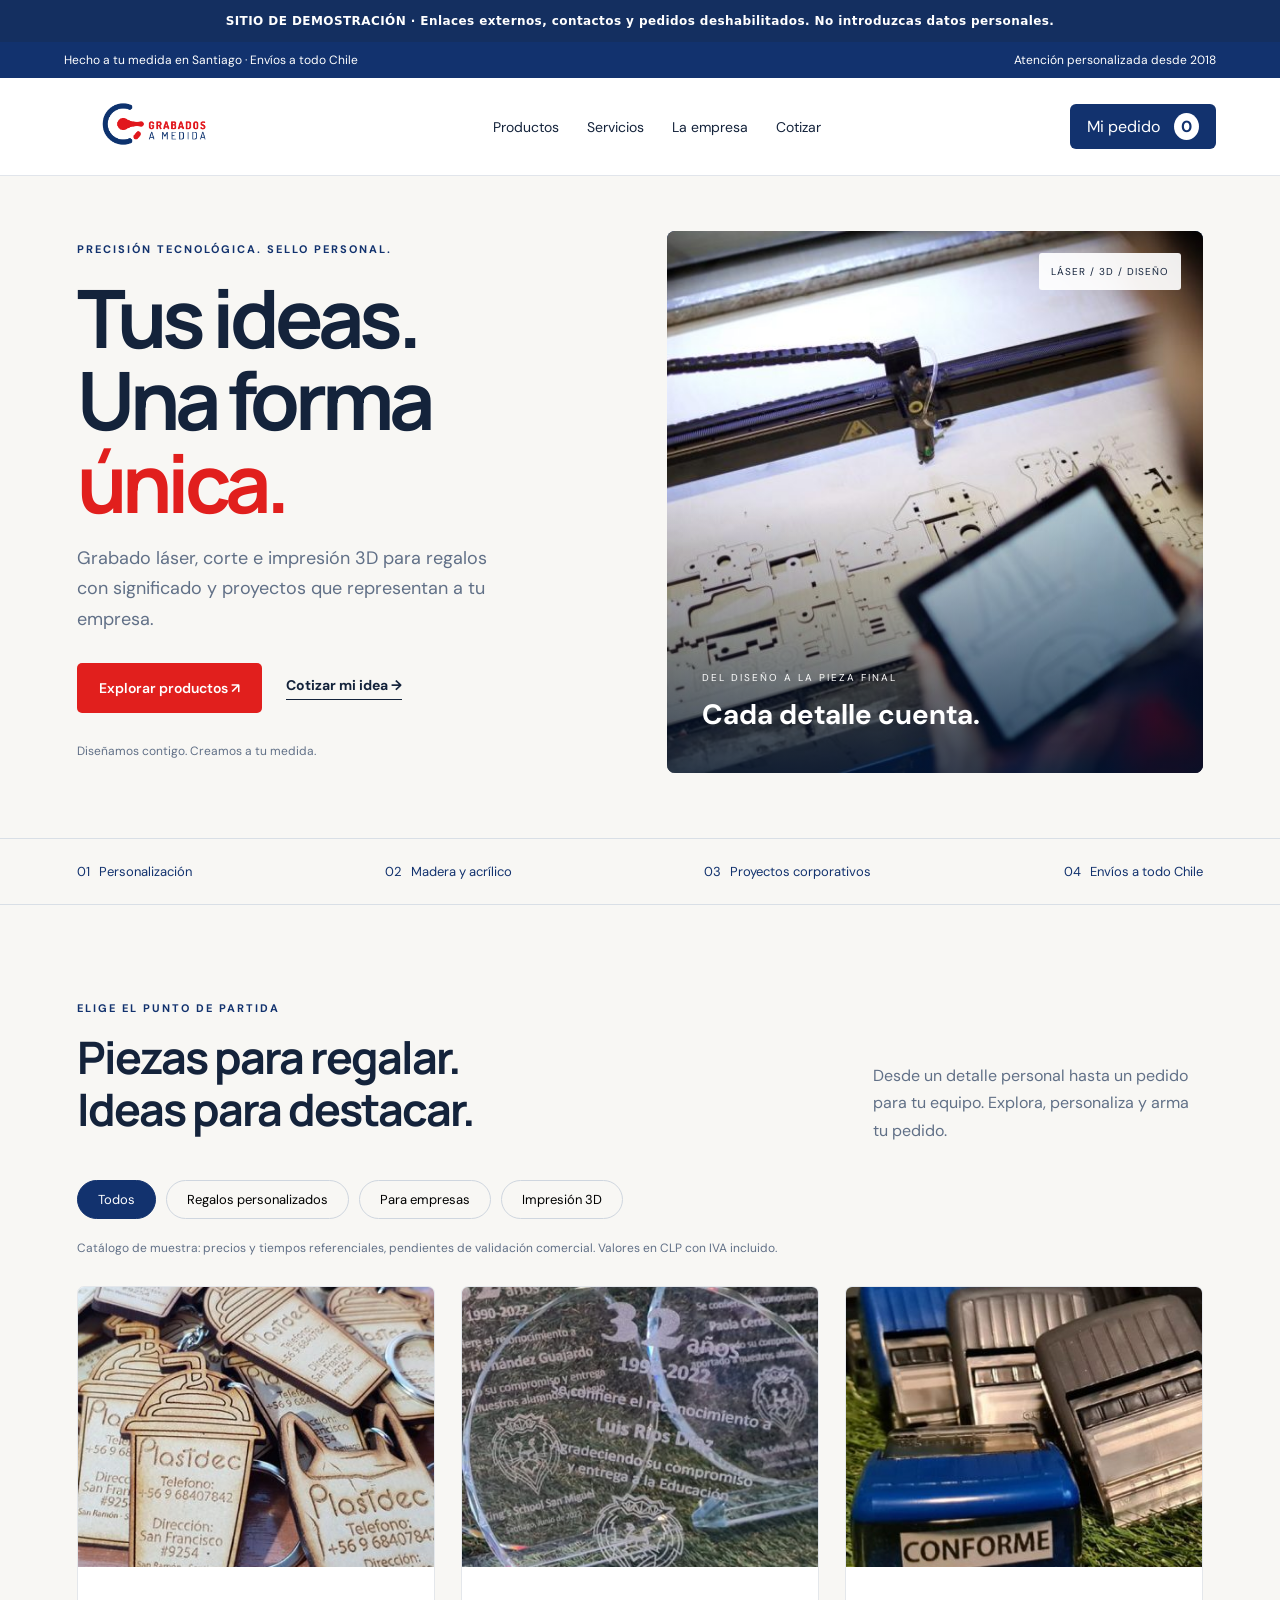
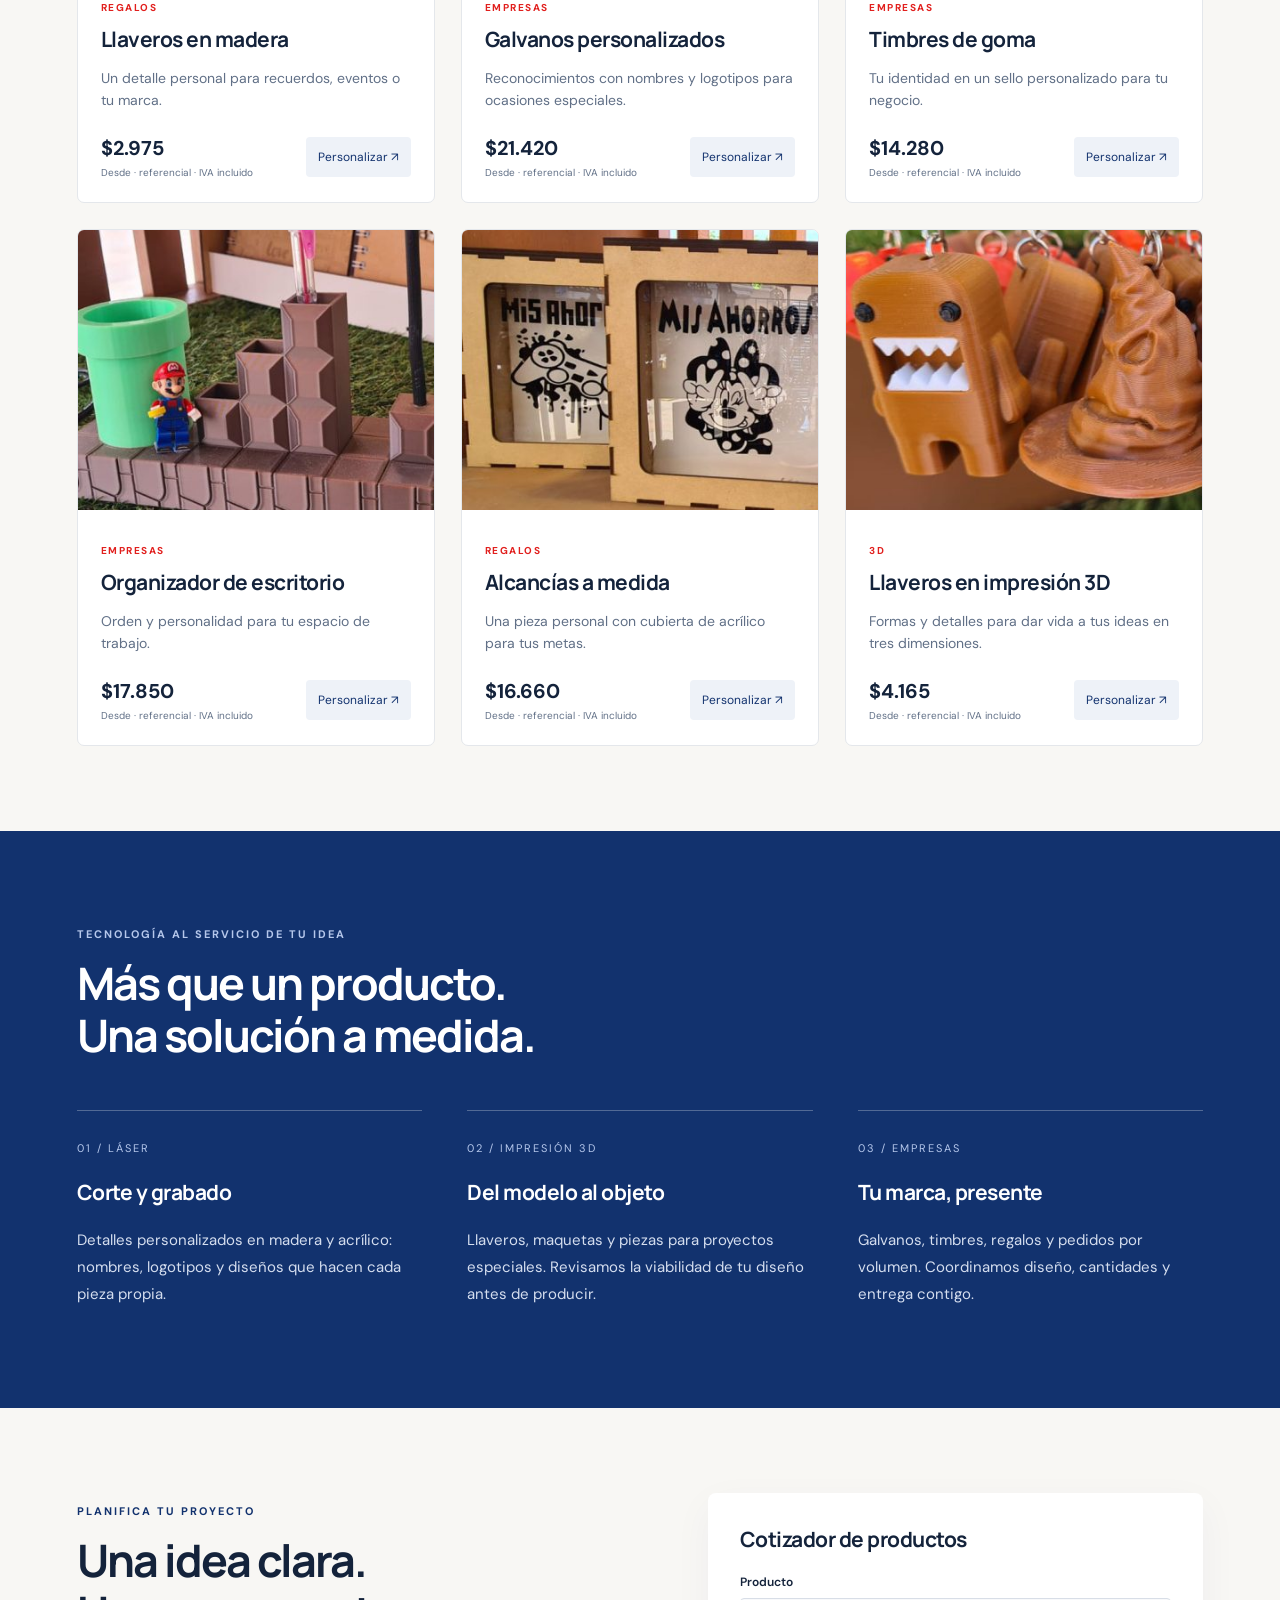
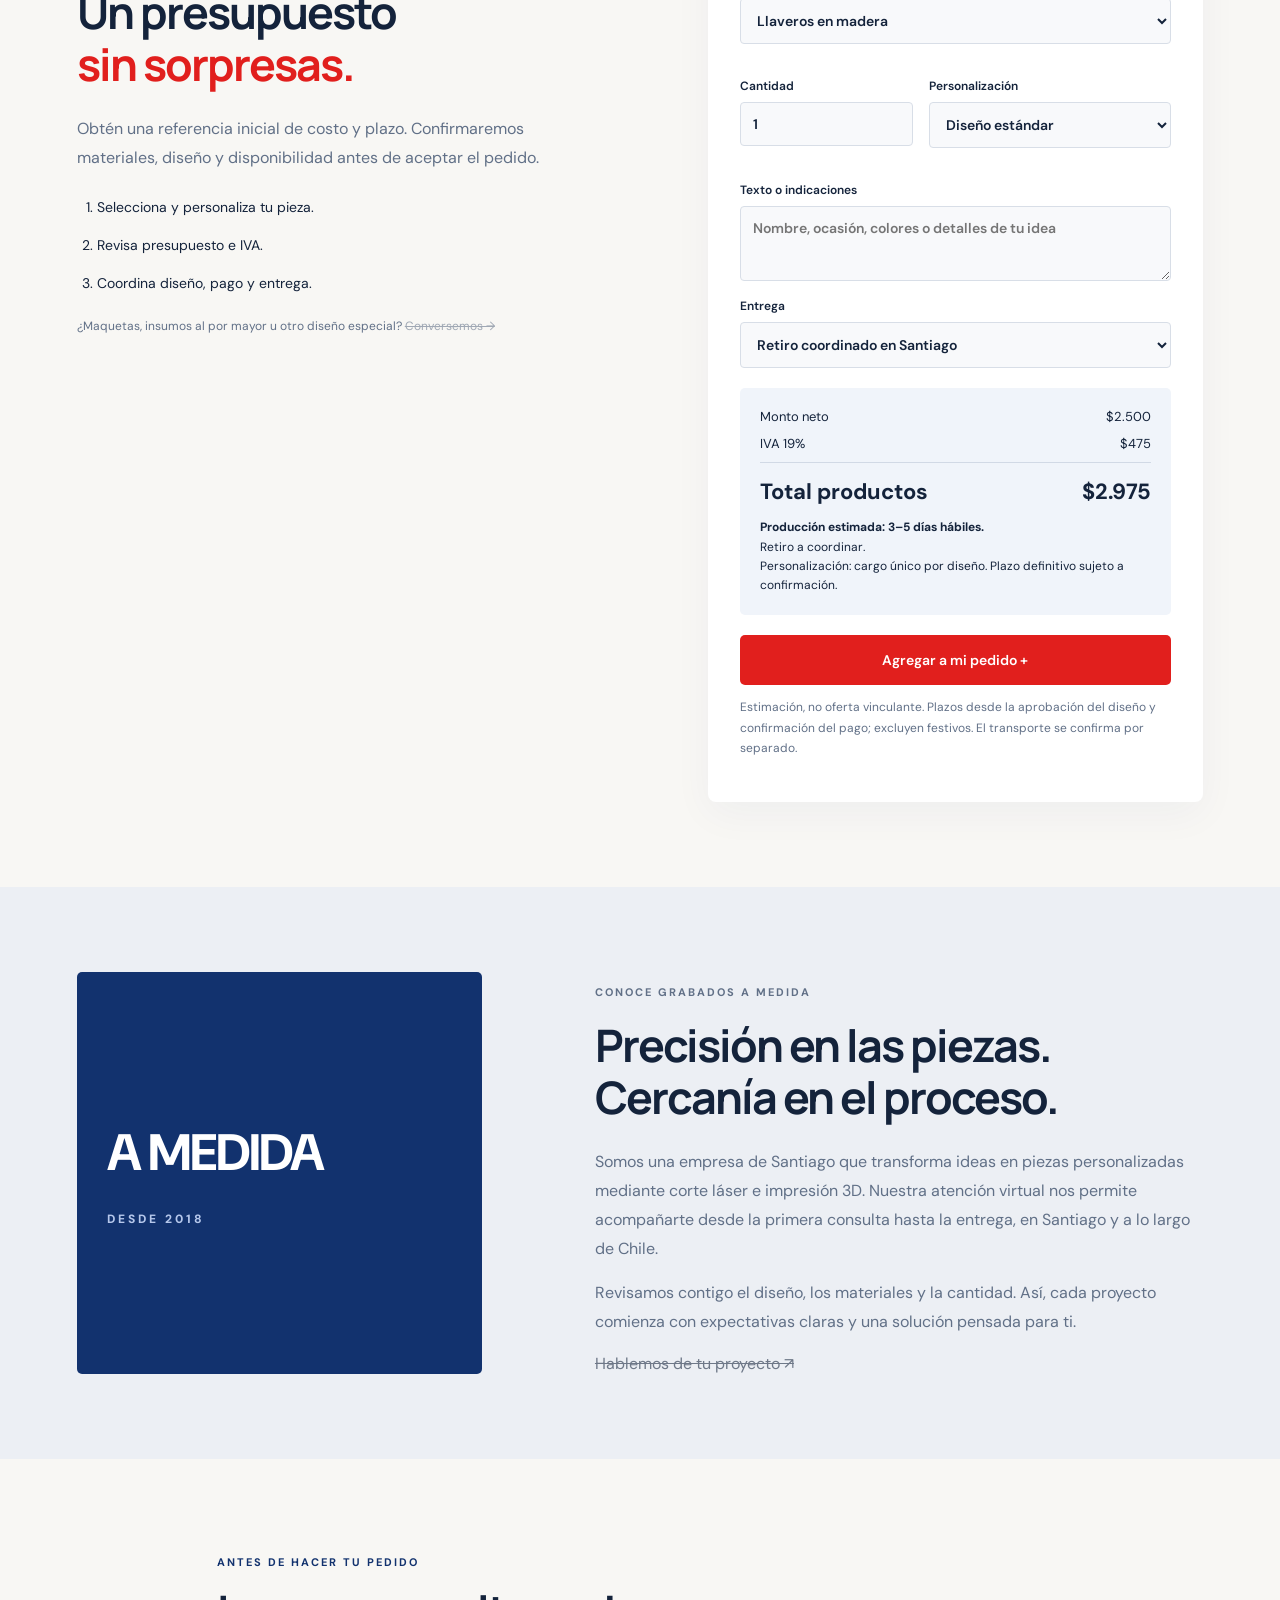
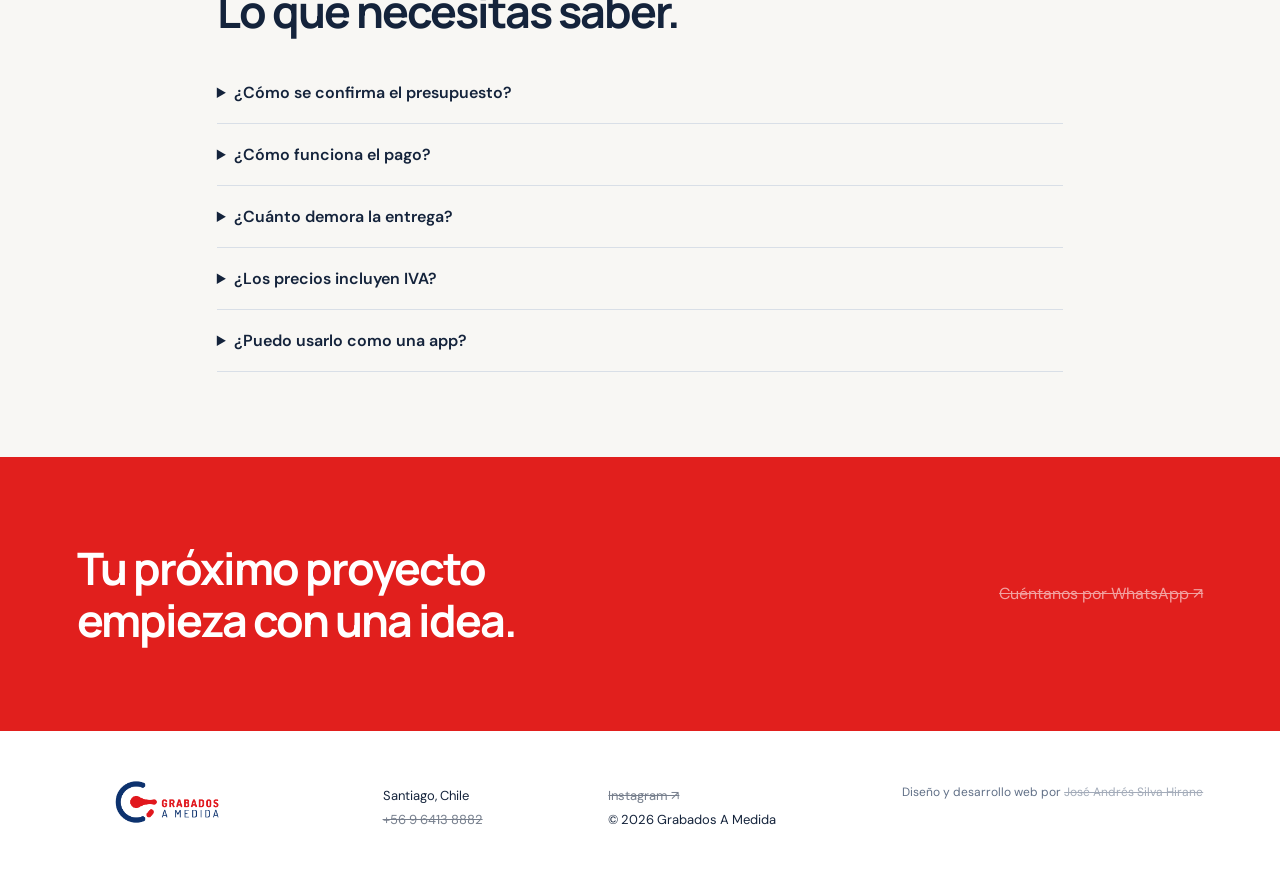
<file: grabados/index.html>
<!DOCTYPE html>

<html lang="es-CL">
<head>
<meta charset="utf-8"/>
<meta content="width=device-width,initial-scale=1" name="viewport"/>
<meta content="#12326E" name="theme-color"/>
<meta content="Grabados A Medida: corte y grabado láser, impresión 3D y regalos personalizados en Chile. Explora y cotiza tu proyecto." name="description"/>
<link href="manifest.webmanifest" rel="manifest"/>
<link href="assets/logo.png" rel="icon"/>
<title>Grabados A Medida | Ideas que toman forma</title>
<link href="style.css" rel="stylesheet"/>
</head>
<body>
<div class="demo-banner" role="status">SITIO DE DEMOSTRACIÓN · Enlaces externos, contactos y pedidos deshabilitados. No introduzcas datos personales.</div>
<div class="top">
            Hecho a tu medida en Santiago · Envíos a todo Chile
            <span>Atención personalizada desde 2018</span>
</div>
<header>
<a aria-label="Grabados A Medida inicio" href="#inicio"><img alt="Grabados A Medida" class="logo" src="assets/logo.png"/></a>
<nav>
<a href="#productos">Productos</a><a href="#servicios">Servicios</a><a href="#nosotros">La empresa</a><a href="#cotizar">Cotizar</a>
</nav>
<button class="cartbtn" id="openCart">Mi pedido <b id="count">0</b></button>
</header>
<main>
<section class="hero" id="inicio">
<div>
<p class="eyebrow">PRECISIÓN TECNOLÓGICA. SELLO PERSONAL.</p>
<h1>Tus ideas.<br/>Una forma<br/><em>única.</em></h1>
<p class="intro">
                        Grabado láser, corte e impresión 3D para regalos con significado y proyectos
                        que representan a tu empresa.
                    </p>
<div class="actions">
<a class="button" href="#productos">Explorar productos ↗</a><a class="textlink" href="#cotizar">Cotizar mi idea →</a>
</div>
<p class="small">Diseñamos contigo. Creamos a tu medida.</p>
</div>
<div class="heroimage">
<img alt="Detalle del trabajo de corte láser" fetchpriority="high" src="assets/hero.jpg"/>
<div class="imagebadge">
<span>DEL DISEÑO A LA PIEZA FINAL</span><strong>Cada detalle cuenta.</strong>
</div>
<div class="corner">LÁSER / 3D / DISEÑO</div>
</div>
</section>
<div class="strip">
<span>01   Personalización</span><span>02   Madera y acrílico</span><span>03   Proyectos corporativos</span><span>04   Envíos a todo Chile</span>
</div>
<section id="productos">
<div class="sectionhead">
<div>
<p class="eyebrow">ELIGE EL PUNTO DE PARTIDA</p>
<h2>Piezas para regalar.<br/>Ideas para destacar.</h2>
</div>
<p>
                        Desde un detalle personal hasta un pedido para tu equipo. Explora,
                        personaliza y arma tu pedido.
                    </p>
</div>
<div aria-label="Filtrar productos" class="filters">
<button class="active" data-filter="Todos">Todos</button><button data-filter="Regalos">Regalos personalizados</button><button data-filter="Empresas">Para empresas</button><button data-filter="3D">Impresión 3D</button>
</div>
<p class="notice">
                    Catálogo de muestra: precios y tiempos referenciales, pendientes de validación
                    comercial. Valores en CLP con IVA incluido.
                </p>
<div class="grid" id="catalog"></div>
</section>
<section class="services" id="servicios">
<p class="eyebrow">TECNOLOGÍA AL SERVICIO DE TU IDEA</p>
<h2>Más que un producto.<br/>Una solución a medida.</h2>
<div class="servicegrid">
<article>
<span>01 / LÁSER</span>
<h3>Corte y grabado</h3>
<p>
                            Detalles personalizados en madera y acrílico: nombres, logotipos y
                            diseños que hacen cada pieza propia.
                        </p>
</article>
<article>
<span>02 / IMPRESIÓN 3D</span>
<h3>Del modelo al objeto</h3>
<p>
                            Llaveros, maquetas y piezas para proyectos especiales. Revisamos la
                            viabilidad de tu diseño antes de producir.
                        </p>
</article>
<article>
<span>03 / EMPRESAS</span>
<h3>Tu marca, presente</h3>
<p>
                            Galvanos, timbres, regalos y pedidos por volumen. Coordinamos diseño,
                            cantidades y entrega contigo.
                        </p>
</article>
</div>
</section>
<section class="quote" id="cotizar">
<div>
<p class="eyebrow">PLANIFICA TU PROYECTO</p>
<h2>Una idea clara.<br/>Un presupuesto<br/><em>sin sorpresas.</em></h2>
<p>
                        Obtén una referencia inicial de costo y plazo. Confirmaremos materiales,
                        diseño y disponibilidad antes de aceptar el pedido.
                    </p>
<ol class="steps">
<li>Selecciona y personaliza tu pieza.</li>
<li>Revisa presupuesto e IVA.</li>
<li>Coordina diseño, pago y entrega.</li>
</ol>
<p class="small">
                        ¿Maquetas, insumos al por mayor u otro diseño especial?
                        <span class="demo-disabled-link" title="Enlace deshabilitado en esta demostración">Conversemos →
</span></p>
</div>
<div class="quotecard">
<h3>Cotizador de productos</h3>
<form id="quoteForm">
<label>Producto<select id="product"></select></label>
<div class="formrow">
<label>Cantidad<input id="qty" max="5000" min="1" required="" type="number" value="1"/></label><label>Personalización<select id="custom">
<option value="0">Diseño estándar</option>
<option value="2500">Nombre o texto</option>
<option value="6000">Logotipo / diseño especial</option>
</select></label>
</div>
<label>Texto o indicaciones<textarea id="details" maxlength="500" placeholder="Nombre, ocasión, colores o detalles de tu idea"></textarea></label><label>Entrega<select id="delivery">
<option value="pickup">Retiro coordinado en Santiago</option>
<option value="santiago">
                                    Despacho en Santiago · por confirmar
                                </option>
<option value="regions">Regiones · envío por pagar</option>
</select></label>
<div aria-live="polite" class="summary" id="estimate"></div>
<button class="button" type="submit">Agregar a mi pedido +</button>
<p class="small">
                            Estimación, no oferta vinculante. Plazos desde la aprobación del diseño
                            y confirmación del pago; excluyen festivos. El transporte se confirma
                            por separado.
                        </p>
</form>
</div>
</section>
<section class="about" id="nosotros">
<div class="aboutmark">A MEDIDA<br/><span>DESDE 2018</span></div>
<div>
<p class="eyebrow">CONOCE GRABADOS A MEDIDA</p>
<h2>Precisión en las piezas.<br/>Cercanía en el proceso.</h2>
<p>
                        Somos una empresa de Santiago que transforma ideas en piezas personalizadas
                        mediante corte láser e impresión 3D. Nuestra atención virtual nos permite
                        acompañarte desde la primera consulta hasta la entrega, en Santiago y a lo
                        largo de Chile.
                    </p>
<p>
                        Revisamos contigo el diseño, los materiales y la cantidad. Así, cada
                        proyecto comienza con expectativas claras y una solución pensada para ti.
                    </p>
<span class="demo-disabled-link" title="Enlace deshabilitado en esta demostración">Hablemos de tu proyecto ↗</span>
</div>
</section>
<section class="faq">
<p class="eyebrow">ANTES DE HACER TU PEDIDO</p>
<h2>Lo que necesitas saber.</h2>
<details>
<summary>¿Cómo se confirma el presupuesto?</summary>
<p>
                        Los precios de esta versión son referenciales. El equipo revisa diseño,
                        materiales, cantidades y carga de trabajo para confirmar el valor y el plazo
                        definitivo por WhatsApp.
                    </p>
</details>
<details>
<summary>¿Cómo funciona el pago?</summary>
<p>
                        Los pedidos personalizados requieren pago total antes de producir. Los
                        productos genéricos pueden coordinarse con un 50% inicial. Todo pedido debe
                        estar completamente pagado antes del envío. Esta versión permite solicitar
                        pedidos por WhatsApp y no realiza cobros en línea.
                    </p>
</details>
<details>
<summary>¿Cuánto demora la entrega?</summary>
<p>
                        El cotizador muestra una estimación de producción y transporte en días
                        hábiles. El plazo real depende del diseño aprobado, disponibilidad de
                        materiales y fila de trabajo. Los envíos a regiones se coordinan por pagar
                        mediante Starken o Chilexpress, según viabilidad.
                    </p>
</details>
<details>
<summary>¿Los precios incluyen IVA?</summary>
<p>
                        Sí. El cotizador y el pedido separan monto neto, IVA del 19% y total. El
                        costo de despacho se confirma aparte. La cotización descargada no es una
                        boleta ni una factura tributaria.
                    </p>
</details>
<details>
<summary>¿Puedo usarlo como una app?</summary>
<p>
                        Sí. En un navegador compatible puedes añadir esta tienda a la pantalla de
                        inicio. El pedido se conserva en este dispositivo. Para enviar una solicitud
                        necesitas conexión a internet.
                    </p>
<button hidden="" id="install">Instalar aplicación</button>
</details>
</section>
<section class="contact">
<h2>Tu próximo proyecto<br/>empieza con una idea.</h2>
<span class="demo-disabled-link" title="Enlace deshabilitado en esta demostración">Cuéntanos por WhatsApp ↗</span>
</section>
</main>
<footer>
<img alt="Grabados A Medida" class="logo" src="assets/logo.png"/>
<p>
                Santiago, Chile
                <br/>
<span class="demo-disabled-link" title="Enlace deshabilitado en esta demostración">
                    +56 9 6413 8882
                
</span></p>
<p>
<span class="demo-disabled-link" title="Enlace deshabilitado en esta demostración">
                        Instagram ↗
                    </span>
<br/>
                    © <span id="year"></span> Grabados A Medida
                </p>
<p class="developer-credit">
                    Diseño y desarrollo web por
                    <span class="demo-disabled-link" title="Enlace deshabilitado en esta demostración">
                        José Andrés Silva Hirane
                    </span>
</p>
</footer>
<dialog id="cart">
<div class="dialoghead">
<h2>Mi pedido</h2>
<button aria-label="Cerrar pedido" id="closeCart">✕</button>
</div>
<p class="notice">
                Solicitud referencial. El equipo confirmará precio, diseño y plazo antes del pago.
            </p>
<div id="cartItems"></div>
<div class="summary" id="cartTotal"></div>
<form id="orderForm">
<label>Tu nombre<input autocomplete="name" id="name" maxlength="100" required=""/></label><label>Datos de entrega o consulta<textarea id="orderNotes" maxlength="500" placeholder="Comuna, región y cualquier detalle relevante"></textarea></label><label>Documento solicitado<select id="doc">
<option>Boleta</option>
<option>Factura (datos tributarios a coordinar)</option>
</select></label><button class="button" type="submit">Envío deshabilitado · Demo</button>
</form>
<button class="download" id="download">Descargar cotización</button>
<p class="small">
                No se cobra ni se confirma una compra desde esta página. Este sitio es una demostración: no se envían pedidos ni datos a WhatsApp.
            </p>
</dialog>
<div id="toast" role="status"></div>
<script src="app.js"></script>
</body>
</html>
</file>
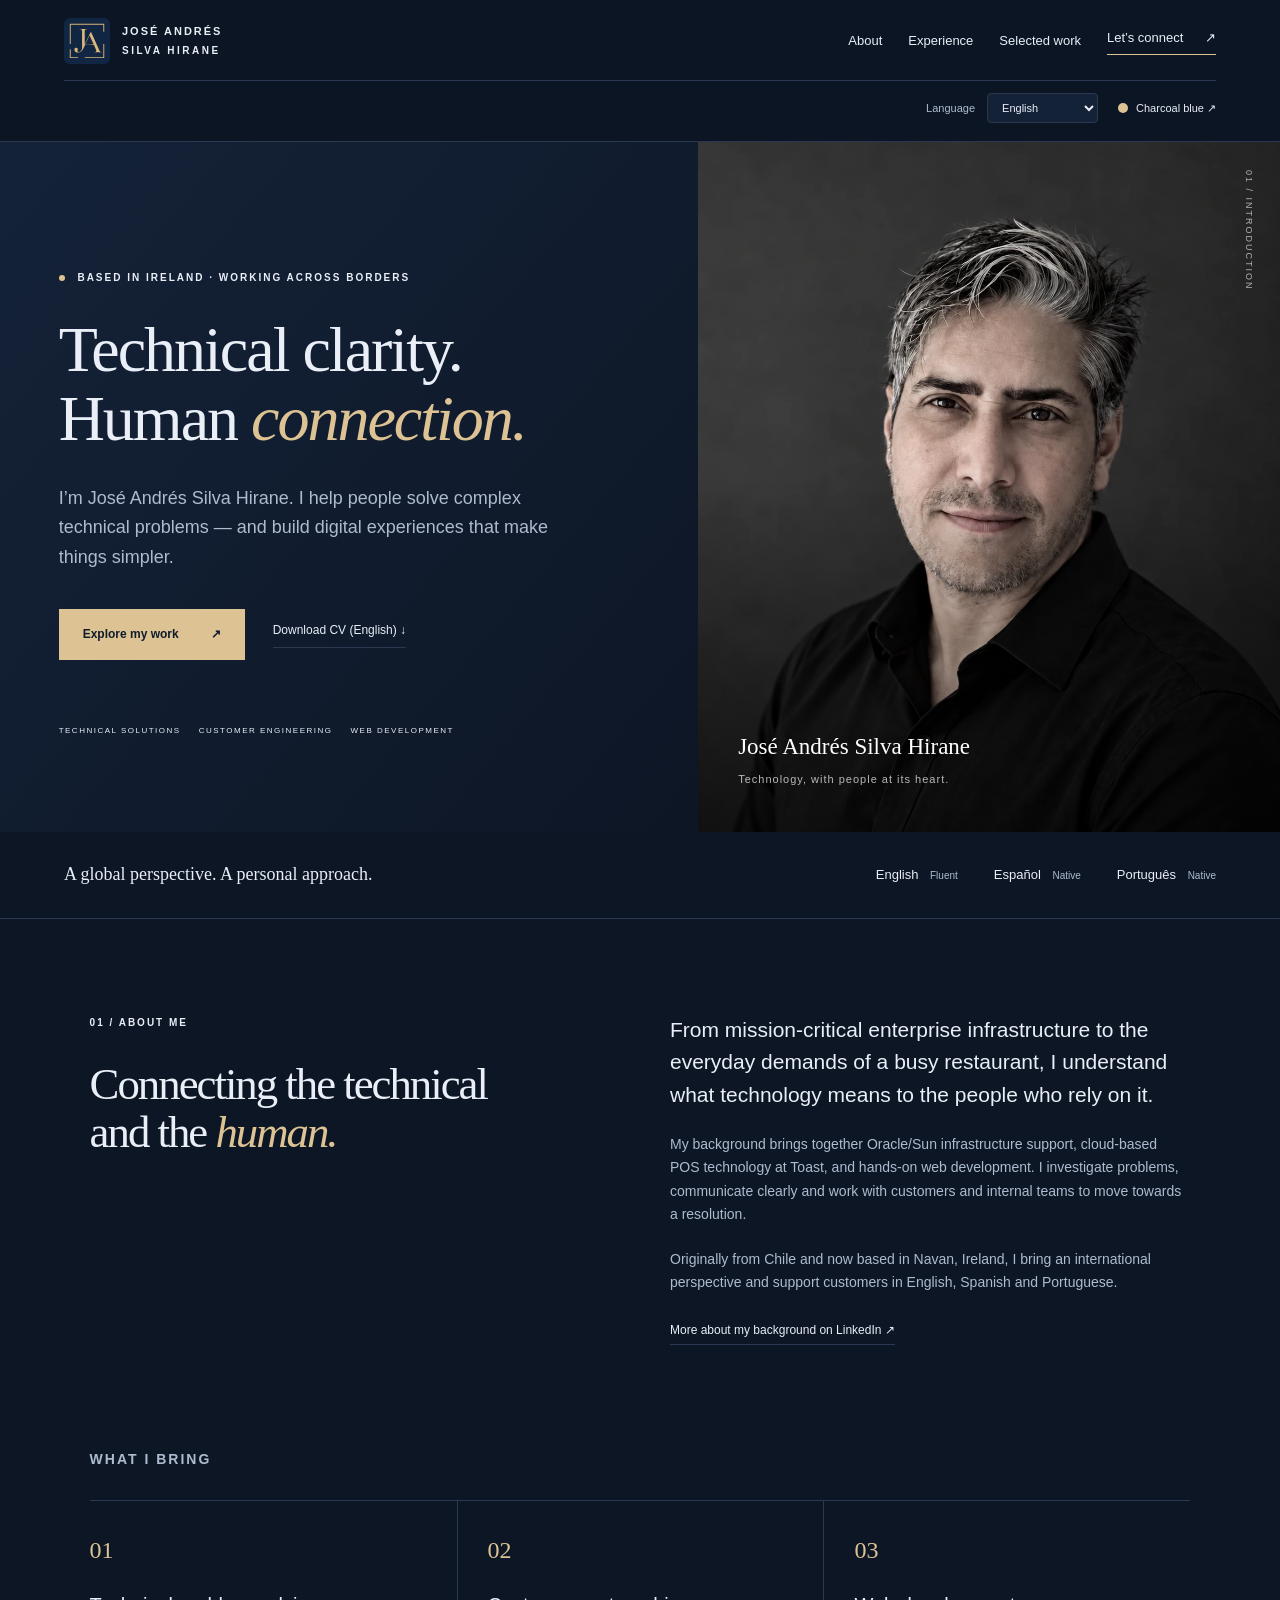
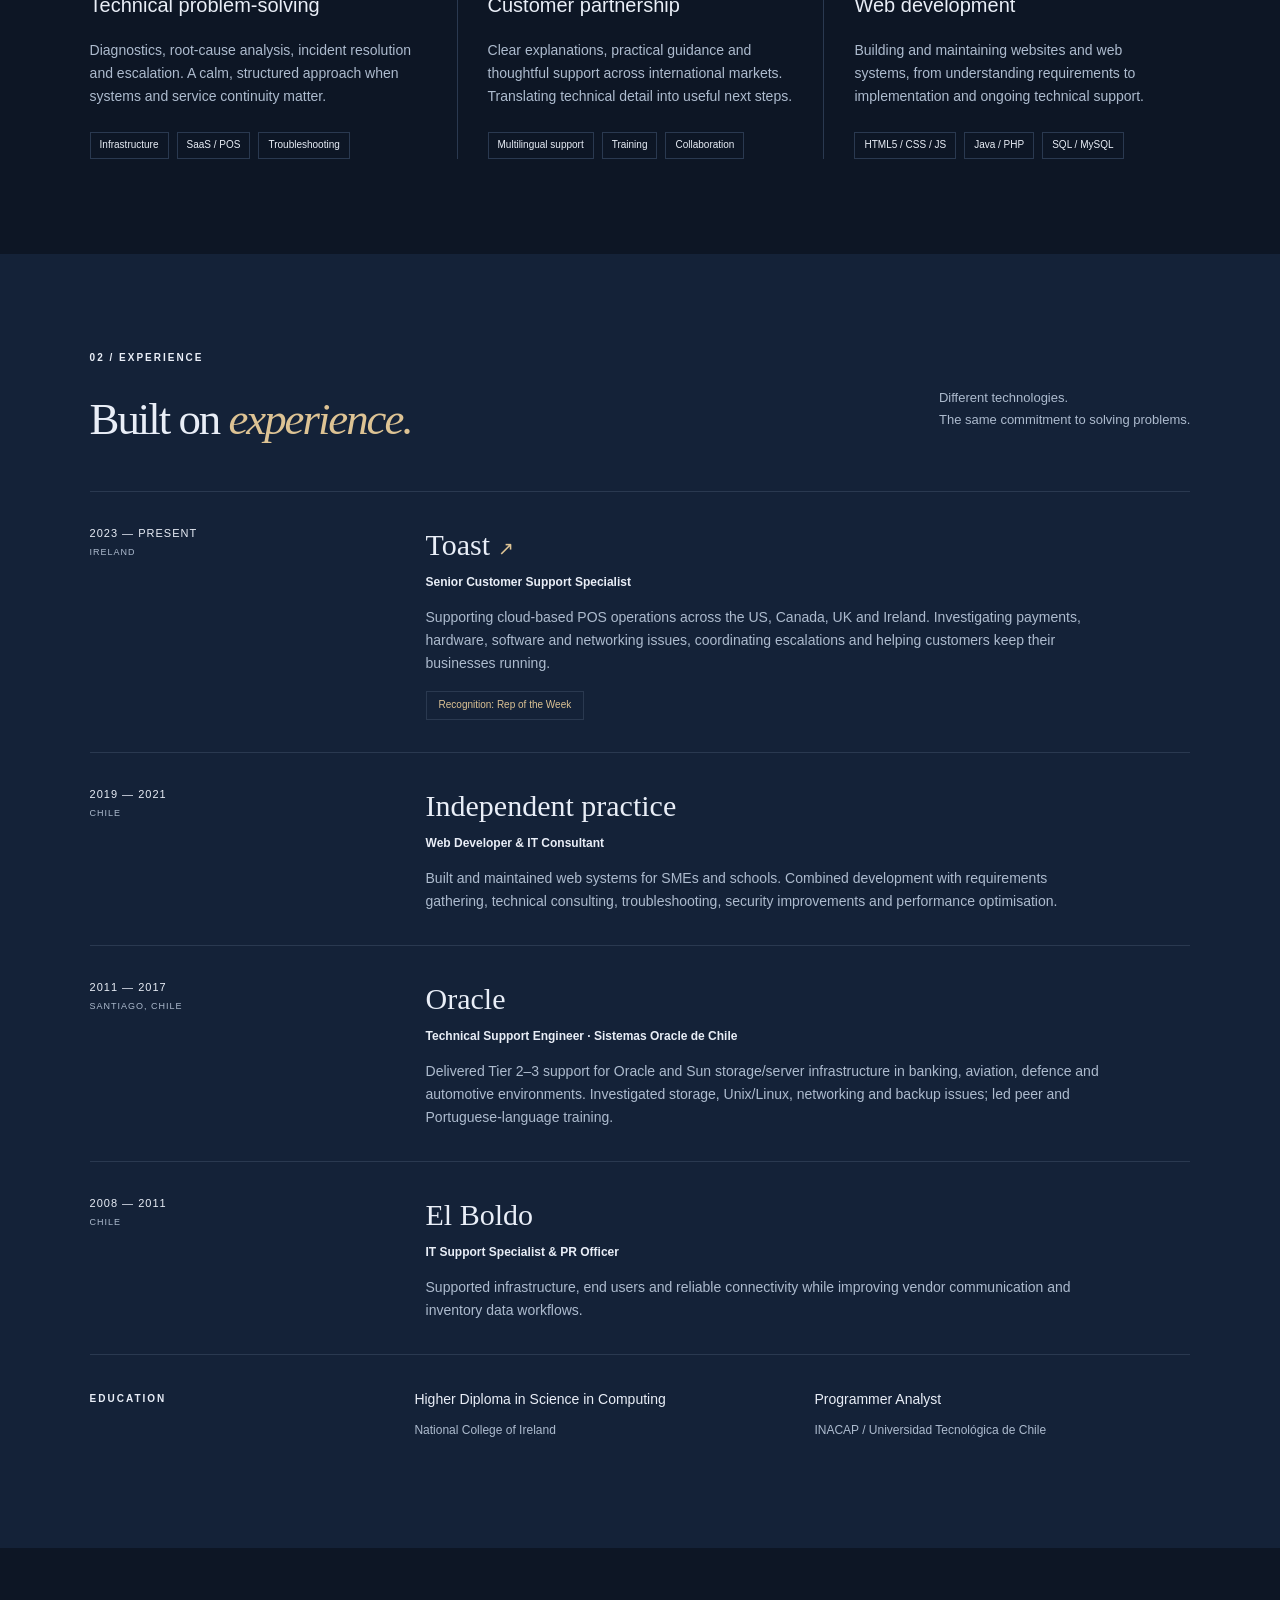
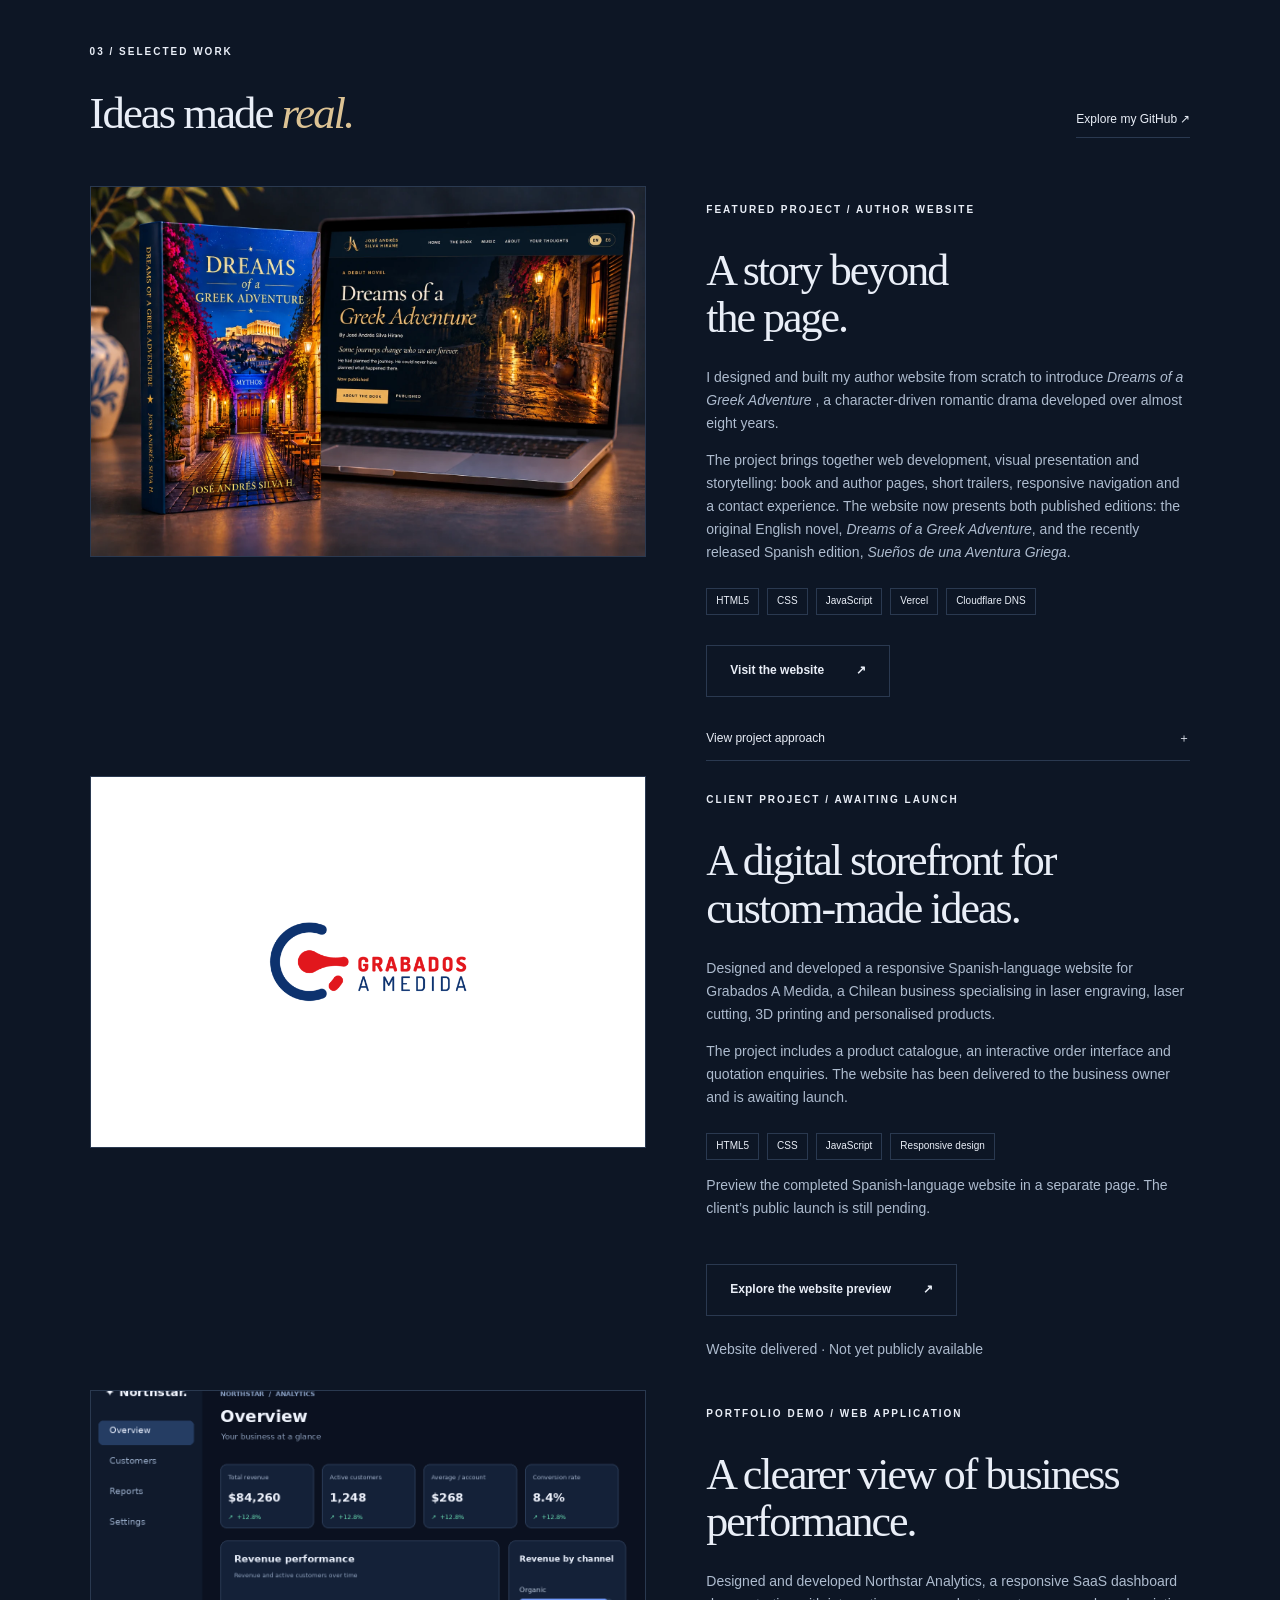
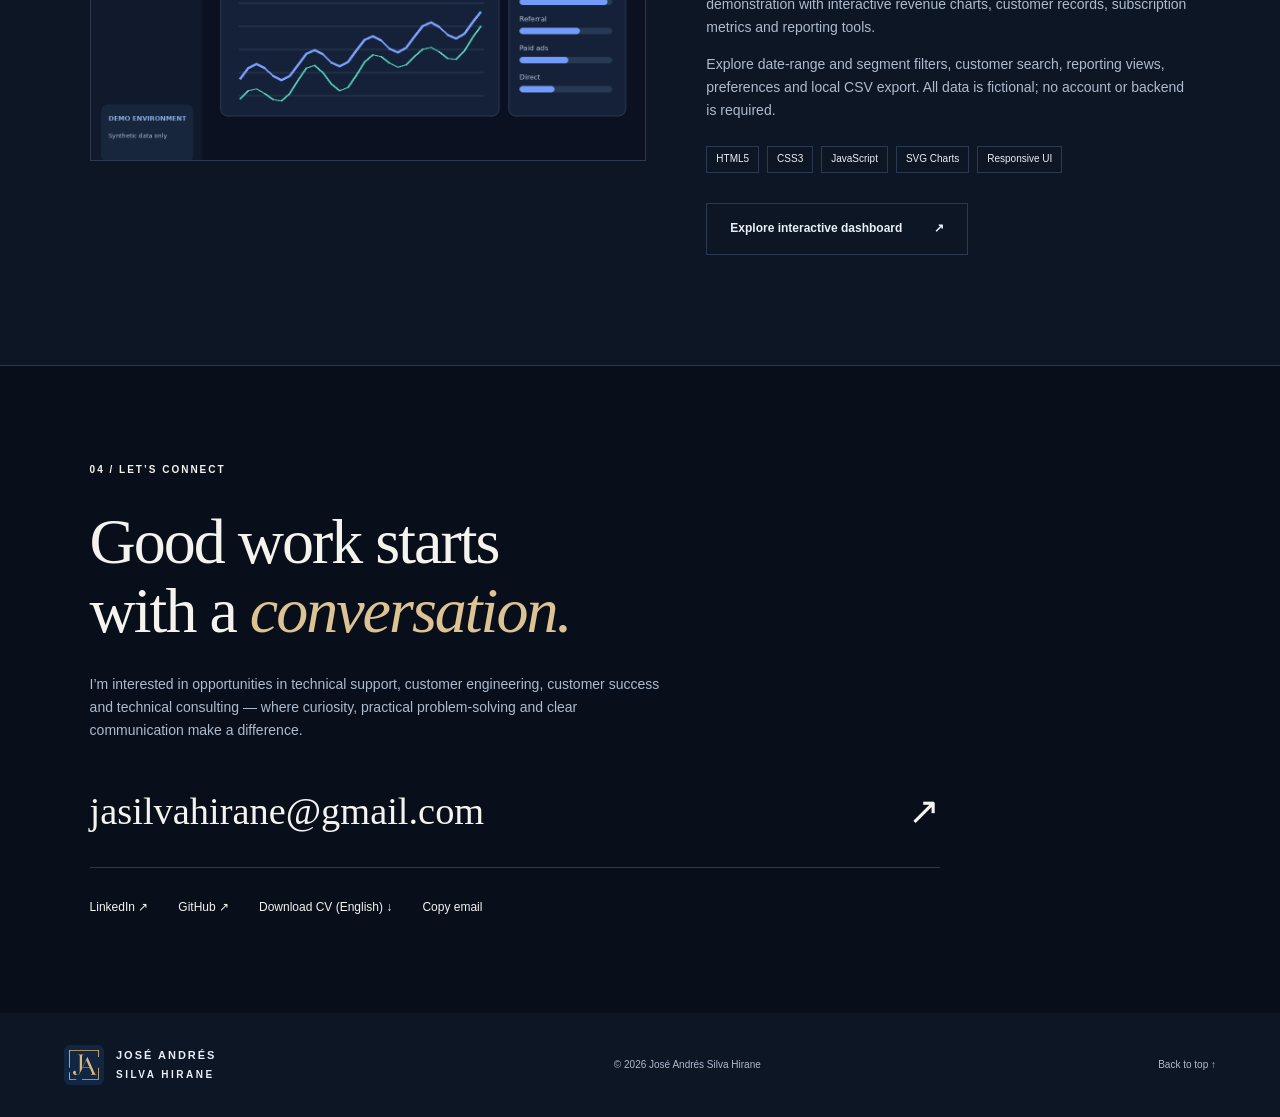
<file: navy/index.html>
<!doctype html>
<html lang="en">
    <head>
        <meta charset="utf-8" />
        <meta name="viewport" content="width=device-width,initial-scale=1" />
        <meta
            name="description"
            content="José Andrés Silva Hirane — technical solutions, customer engineering and web development. Multilingual professional based in Ireland."
        />
        <meta name="theme-color" content="#15263f" />
        <title>José Andrés Silva Hirane — Technical Solutions</title>
        <link rel="icon" type="image/x-icon" href="assets/favicon.ico" />
        <link rel="stylesheet" href="style.css" />
        <script src="script.js" defer></script>
    </head>
    <body data-theme="navy">
        <a class="skip" href="#main">Skip to content</a>
        <header>
            <a class="brand" href="#home" aria-label="José Andrés Silva Hirane home">
                <img src="assets/monogram.svg" alt="" width="46" height="46" />
                <span>
                    JOSÉ ANDRÉS
                    <span>SILVA HIRANE</span>
                </span>
            </a>
            <button class="menu" aria-expanded="false" aria-controls="navigation">
                Menu
                <span>＋</span>
            </button>
            <nav id="navigation" aria-label="Main navigation">
                <a href="#about">About</a>
                <a href="#experience">Experience</a>
                <a href="#work">Selected work</a>
                <a class="nav-contact" href="#contact">
                    Let’s connect
                    <span>↗</span>
                </a>
            </nav>
            <div class="portfolio-controls">
                <label>
                    Language
                    <select id="language-select" aria-label="Language">
                        <option value="en" selected>English</option>
                        <option value="pt">Português</option>
                        <option value="es">Español</option>
                    </select>
                </label>
                <a class="design-switch" href="../charcoal/index.html" aria-label="Design">
                    <span class="theme-swatch"></span>
                    Charcoal blue ↗
                </a>
            </div>
        </header>
        <main id="main">
            <section class="hero" id="home">
                <div class="hero-copy">
                    <p class="eyebrow">
                        <span class="dot"></span>
                        BASED IN IRELAND · WORKING ACROSS BORDERS
                    </p>
                    <h1>
                        Technical clarity.
                        <br />
                        Human
                        <em>connection.</em>
                    </h1>
                    <p class="intro">
                        I’m José Andrés Silva Hirane. I help people solve complex technical problems
                        — and build digital experiences that make things simpler.
                    </p>
                    <div class="hero-actions">
                        <a class="button" href="#work">
                            Explore my work
                            <span>↗</span>
                        </a>
                        <a
                            class="text-link"
                            href="assets/Jose-Andres-Silva-Hirane-CV.docx"
                            download
                        >
                            Download CV (English)
                            <span>↓</span>
                        </a>
                    </div>
                    <div class="hero-foot">
                        <span>TECHNICAL SOLUTIONS</span>
                        <span>CUSTOMER ENGINEERING</span>
                        <span>WEB DEVELOPMENT</span>
                    </div>
                </div>
                <div class="portrait">
                    <img
                        src="assets/portrait.webp"
                        alt="Portrait of José Andrés Silva Hirane"
                        fetchpriority="high"
                    />
                    <div class="portrait-label">
                        <span>José Andrés Silva Hirane</span>
                        <small>Technology, with people at its heart.</small>
                    </div>
                    <span class="portrait-index">01 / INTRODUCTION</span>
                </div>
            </section>
            <div class="language-bar">
                <p>A global perspective. A personal approach.</p>
                <div>
                    <span>
                        English
                        <small>Fluent</small>
                    </span>
                    <span>
                        Español
                        <small>Native</small>
                    </span>
                    <span>
                        Português
                        <small>Native</small>
                    </span>
                </div>
            </div>
            <section class="section about" id="about">
                <div>
                    <p class="eyebrow">01 / ABOUT ME</p>
                    <h2>
                        Connecting the technical
                        <br />
                        and the
                        <em>human.</em>
                    </h2>
                </div>
                <div class="about-copy">
                    <p class="lead">
                        From mission-critical enterprise infrastructure to the everyday demands of a
                        busy restaurant, I understand what technology means to the people who rely
                        on it.
                    </p>
                    <p>
                        My background brings together Oracle/Sun infrastructure support, cloud-based
                        POS technology at Toast, and hands-on web development. I investigate
                        problems, communicate clearly and work with customers and internal teams to
                        move towards a resolution.
                    </p>
                    <p>
                        Originally from Chile and now based in Navan, Ireland, I bring an
                        international perspective and support customers in English, Spanish and
                        Portuguese.
                    </p>
                    <a
                        class="text-link"
                        href="https://www.linkedin.com/in/jose-silva-hirane/"
                        target="_blank"
                        rel="noopener noreferrer"
                    >
                        More about my background on LinkedIn ↗
                    </a>
                </div>
            </section>
            <section class="section expertise">
                <p class="eyebrow">WHAT I BRING</p>
                <div class="expertise-grid">
                    <article>
                        <span class="number">01</span>
                        <h3>Technical problem-solving</h3>
                        <p>
                            Diagnostics, root-cause analysis, incident resolution and escalation. A
                            calm, structured approach when systems and service continuity matter.
                        </p>
                        <div class="tags">
                            <span>Infrastructure</span>
                            <span>SaaS / POS</span>
                            <span>Troubleshooting</span>
                        </div>
                    </article>
                    <article>
                        <span class="number">02</span>
                        <h3>Customer partnership</h3>
                        <p>
                            Clear explanations, practical guidance and thoughtful support across
                            international markets. Translating technical detail into useful next
                            steps.
                        </p>
                        <div class="tags">
                            <span>Multilingual support</span>
                            <span>Training</span>
                            <span>Collaboration</span>
                        </div>
                    </article>
                    <article>
                        <span class="number">03</span>
                        <h3>Web development</h3>
                        <p>
                            Building and maintaining websites and web systems, from understanding
                            requirements to implementation and ongoing technical support.
                        </p>
                        <div class="tags">
                            <span>HTML5 / CSS / JS</span>
                            <span>Java / PHP</span>
                            <span>SQL / MySQL</span>
                        </div>
                    </article>
                </div>
            </section>
            <section class="experience section" id="experience">
                <div class="section-top">
                    <div>
                        <p class="eyebrow">02 / EXPERIENCE</p>
                        <h2>
                            Built on
                            <em>experience.</em>
                        </h2>
                    </div>
                    <p>
                        Different technologies.
                        <br />
                        The same commitment to solving problems.
                    </p>
                </div>
                <div class="timeline">
                    <article>
                        <div class="date">
                            2023 — PRESENT
                            <br />
                            <small>IRELAND</small>
                        </div>
                        <div>
                            <h3>
                                Toast
                                <span>↗</span>
                            </h3>
                            <p class="role">Senior Customer Support Specialist</p>
                            <p>
                                Supporting cloud-based POS operations across the US, Canada, UK and
                                Ireland. Investigating payments, hardware, software and networking
                                issues, coordinating escalations and helping customers keep their
                                businesses running.
                            </p>
                            <span class="achievement">Recognition: Rep of the Week</span>
                        </div>
                    </article>
                    <article>
                        <div class="date">
                            2019 — 2021
                            <br />
                            <small>CHILE</small>
                        </div>
                        <div>
                            <h3>Independent practice</h3>
                            <p class="role">Web Developer & IT Consultant</p>
                            <p>
                                Built and maintained web systems for SMEs and schools. Combined
                                development with requirements gathering, technical consulting,
                                troubleshooting, security improvements and performance optimisation.
                            </p>
                        </div>
                    </article>
                    <article>
                        <div class="date">
                            2011 — 2017
                            <br />
                            <small>SANTIAGO, CHILE</small>
                        </div>
                        <div>
                            <h3>Oracle</h3>
                            <p class="role">
                                Technical Support Engineer · Sistemas Oracle de Chile
                            </p>
                            <p>
                                Delivered Tier 2–3 support for Oracle and Sun storage/server
                                infrastructure in banking, aviation, defence and automotive
                                environments. Investigated storage, Unix/Linux, networking and
                                backup issues; led peer and Portuguese-language training.
                            </p>
                        </div>
                    </article>
                    <article>
                        <div class="date">
                            2008 — 2011
                            <br />
                            <small>CHILE</small>
                        </div>
                        <div>
                            <h3>El Boldo</h3>
                            <p class="role">IT Support Specialist & PR Officer</p>
                            <p>
                                Supported infrastructure, end users and reliable connectivity while
                                improving vendor communication and inventory data workflows.
                            </p>
                        </div>
                    </article>
                </div>
                <div class="education">
                    <p class="eyebrow">EDUCATION</p>
                    <div>
                        <h3>Higher Diploma in Science in Computing</h3>
                        <p>National College of Ireland</p>
                    </div>
                    <div>
                        <h3>Programmer Analyst</h3>
                        <p>INACAP / Universidad Tecnológica de Chile</p>
                    </div>
                </div>
            </section>
            <section class="work section" id="work">
                <div class="section-top">
                    <div>
                        <p class="eyebrow">03 / SELECTED WORK</p>
                        <h2>
                            Ideas made
                            <em>real.</em>
                        </h2>
                    </div>
                    <a
                        class="text-link"
                        href="https://github.com/Josan2k2"
                        target="_blank"
                        rel="noopener noreferrer"
                    >
                        Explore my GitHub ↗
                    </a>
                </div>
                <article class="project">
                    <a
                        class="project-art project-art-showcase"
                        href="https://adreamcalledgreece.com"
                        target="_blank"
                        rel="noopener noreferrer"
                        aria-label="Visit the Dreams of a Greek Adventure author website"
                    >
                        <img src="assets/dreams-greek-adventure-showcase.webp" alt="Hardback book Dreams of a Greek Adventure beside a laptop displaying the author website" loading="lazy" decoding="async" />
                    </a>
                    <div class="project-copy">
                        <p class="eyebrow">FEATURED PROJECT / AUTHOR WEBSITE</p>
                        <h3>
                            A story beyond
                            <br />
                            the page.
                        </h3>
                        <p>
                            I designed and built my author website from scratch to introduce
                            <cite>Dreams of a Greek Adventure</cite>
                            , a character-driven romantic drama developed over almost eight years.
                        </p>
                        <p>
                            The project brings together web development, visual presentation and
                            storytelling: book and author pages, short trailers, responsive
                            navigation and a contact experience. The website now presents both
                            published editions: the original English novel, <cite>Dreams of a Greek Adventure</cite>,
                            and the recently released Spanish edition, <cite>Sueños de una Aventura Griega</cite>.
                        </p>
                        <div class="tags">
                            <span>HTML5</span>
                            <span>CSS</span>
                            <span>JavaScript</span>
                            <span>Vercel</span>
                            <span>Cloudflare DNS</span>
                        </div>
                        <a
                            class="button light"
                            href="https://adreamcalledgreece.com"
                            target="_blank"
                            rel="noopener noreferrer"
                        >
                            Visit the website
                            <span>↗</span>
                        </a>
                        <button
                            class="details"
                            aria-expanded="false"
                            aria-controls="project-details"
                        >
                            View project approach
                            <span>＋</span>
                        </button>
                        <div id="project-details" hidden>
                            <p>
                                <strong>Purpose:</strong>
                                Create a cohesive home for the book, its author and its visual
                                storytelling.
                            </p>
                            <p>
                                <strong>My role:</strong>
                                Website design, front-end development, content integration and
                                deployment setup.
                            </p>
                            <p>
                                <strong>Implementation:</strong>
                                Responsive page layouts, fixed navigation, video presentation,
                                contact form integration, sitemap and robots.txt.
                            </p>
                        </div>
                    </div>
                </article>

                <article class="project project-client">
                    <a class="project-art project-art-grabados" href="../grabados/index.html" target="_blank" rel="noopener noreferrer" aria-label="Preview Grabados a Medida website">
                        <img src="assets/grabados-a-medida-logo.png" alt="Grabados a Medida logo" loading="lazy" decoding="async" />
                    </a>
                    <div class="project-copy">
                        <p class="eyebrow">CLIENT PROJECT / AWAITING LAUNCH</p>
                        <h3>A digital storefront for custom-made ideas.</h3>
                        <p>Designed and developed a responsive Spanish-language website for Grabados A Medida, a Chilean business specialising in laser engraving, laser cutting, 3D printing and personalised products.</p>
                        <p>The project includes a product catalogue, an interactive order interface and quotation enquiries. The website has been delivered to the business owner and is awaiting launch.</p>
                        <div class="tags"><span>HTML5</span><span>CSS</span><span>JavaScript</span><span>Responsive design</span></div>
                        <p class="project-preview-note">Preview the completed Spanish-language website in a separate page. The client’s public launch is still pending.</p>
                        <a class="button light" href="../grabados/index.html" target="_blank" rel="noopener noreferrer">Explore the website preview <span>↗</span></a>
                        <p class="project-launch-status">Website delivered · Not yet publicly available</p>
                    </div>
                </article>

                <article class="project project-client">
                    <a class="project-art project-art-dashboard" href="../dashboard/index.html" target="_blank" rel="noopener noreferrer" aria-label="Preview Northstar Analytics dashboard">
                        <img src="assets/northstar-dashboard.png" alt="Northstar Analytics dashboard preview with charts and metrics" loading="lazy" decoding="async" />
                    </a>
                    <div class="project-copy">
                        <p class="eyebrow">PORTFOLIO DEMO / WEB APPLICATION</p>
                        <h3>A clearer view of business performance.</h3>
                        <p>Designed and developed Northstar Analytics, a responsive SaaS dashboard demonstration with interactive revenue charts, customer records, subscription metrics and reporting tools.</p>
                        <p>Explore date-range and segment filters, customer search, reporting views, preferences and local CSV export. All data is fictional; no account or backend is required.</p>
                        <div class="tags"><span>HTML5</span><span>CSS3</span><span>JavaScript</span><span>SVG Charts</span><span>Responsive UI</span></div>
                        <a class="button light" href="../dashboard/index.html" target="_blank" rel="noopener noreferrer">Explore interactive dashboard <span>↗</span></a>
                    </div>
                </article>
            </section>
            <section class="contact section" id="contact">
                <p class="eyebrow">04 / LET’S CONNECT</p>
                <h2>
                    Good work starts
                    <br />
                    with a
                    <em>conversation.</em>
                </h2>
                <p>
                    I’m interested in opportunities in technical support, customer engineering,
                    customer success and technical consulting — where curiosity, practical
                    problem-solving and clear communication make a difference.
                </p>
                <a class="email" href="mailto:jasilvahirane@gmail.com">
                    jasilvahirane@gmail.com
                    <span>↗</span>
                </a>
                <div class="contact-links">
                    <a
                        href="https://www.linkedin.com/in/jose-silva-hirane/"
                        target="_blank"
                        rel="noopener noreferrer"
                    >
                        LinkedIn ↗
                    </a>
                    <a href="https://github.com/Josan2k2" target="_blank" rel="noopener noreferrer">
                        GitHub ↗
                    </a>
                    <a href="assets/Jose-Andres-Silva-Hirane-CV.docx" download>
                        Download CV (English) ↓
                    </a>
                    <button id="copy-email">Copy email</button>
                    <span id="copy-status" role="status"></span>
                </div>
            </section>
        </main>
        <footer>
            <a class="brand" href="#home">
                <img src="assets/monogram.svg" alt="JA monogram" width="40" height="40" />
                <span>
                    JOSÉ ANDRÉS
                    <span>SILVA HIRANE</span>
                </span>
            </a>
            <p>
                ©
                <span id="year">2026</span>
                José Andrés Silva Hirane
            </p>
            <a href="#home">Back to top ↑</a>
        </footer>
    </body>
</html>
</file>
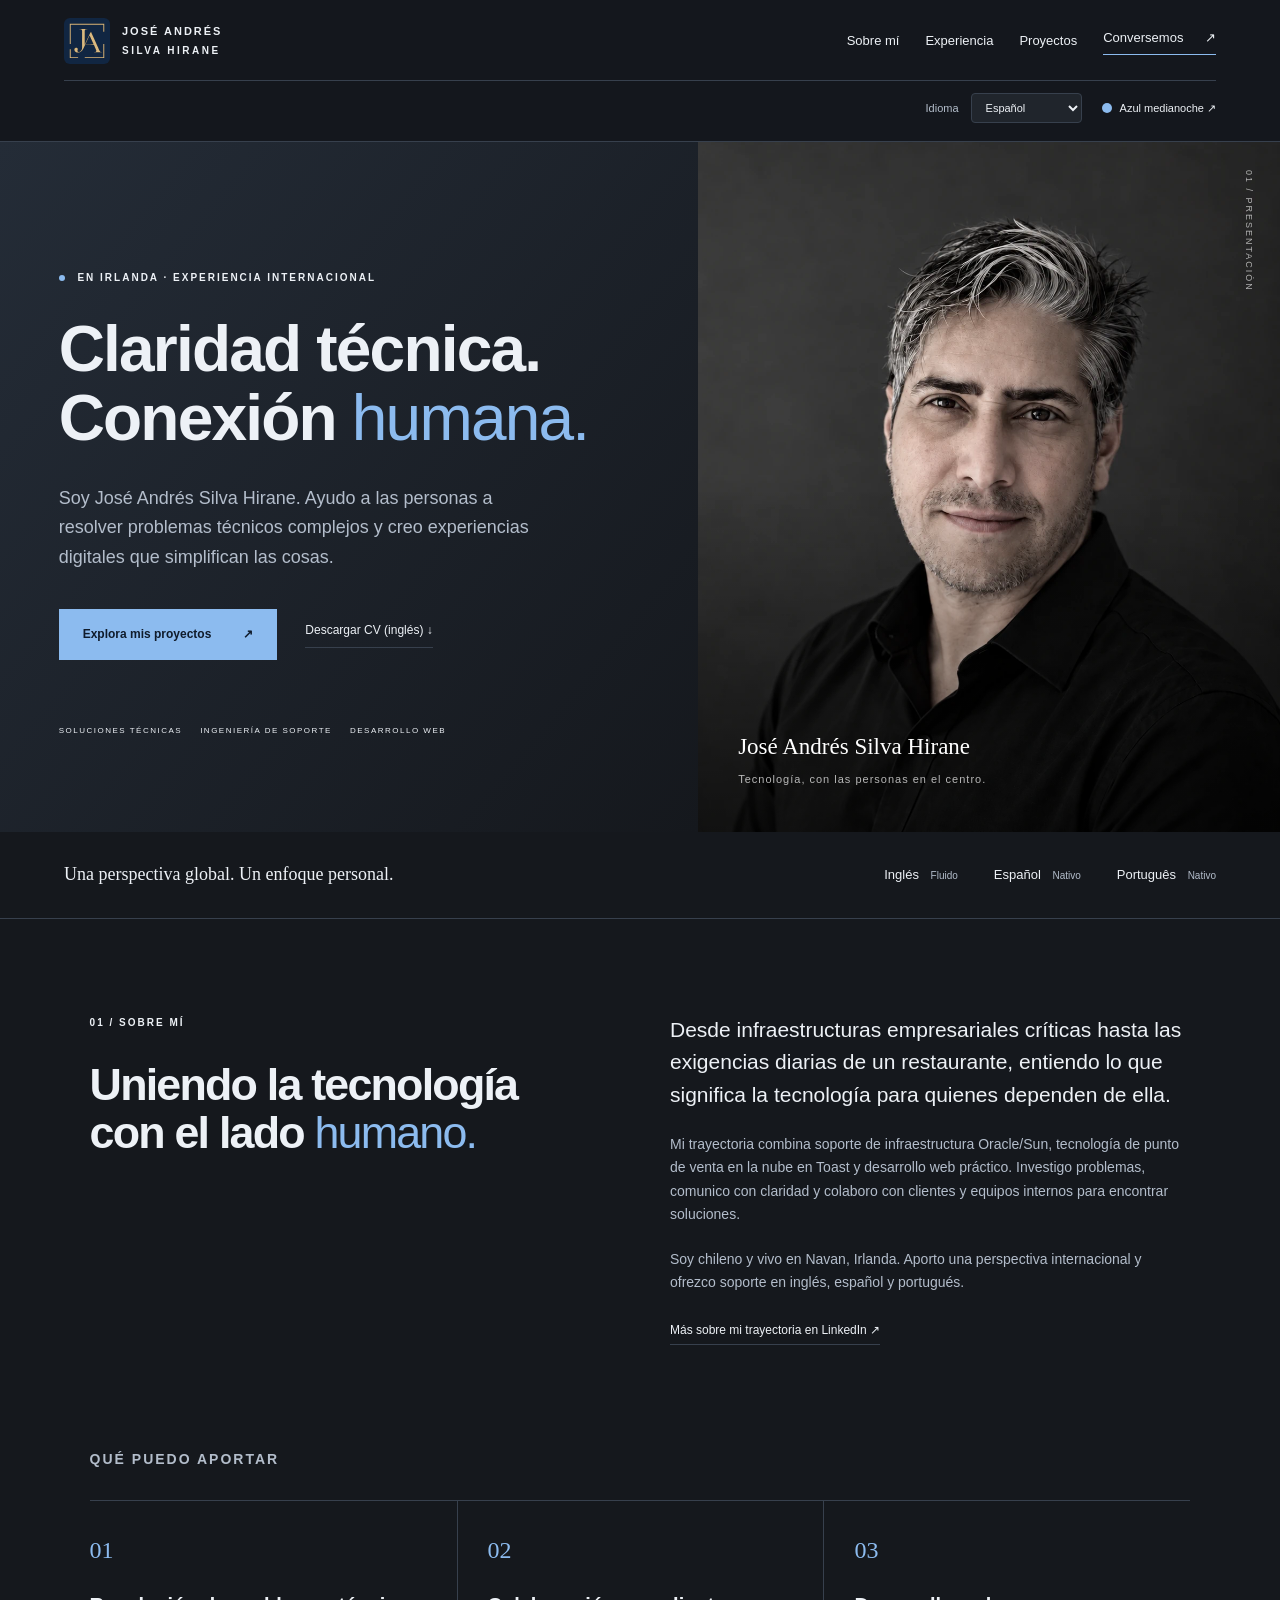
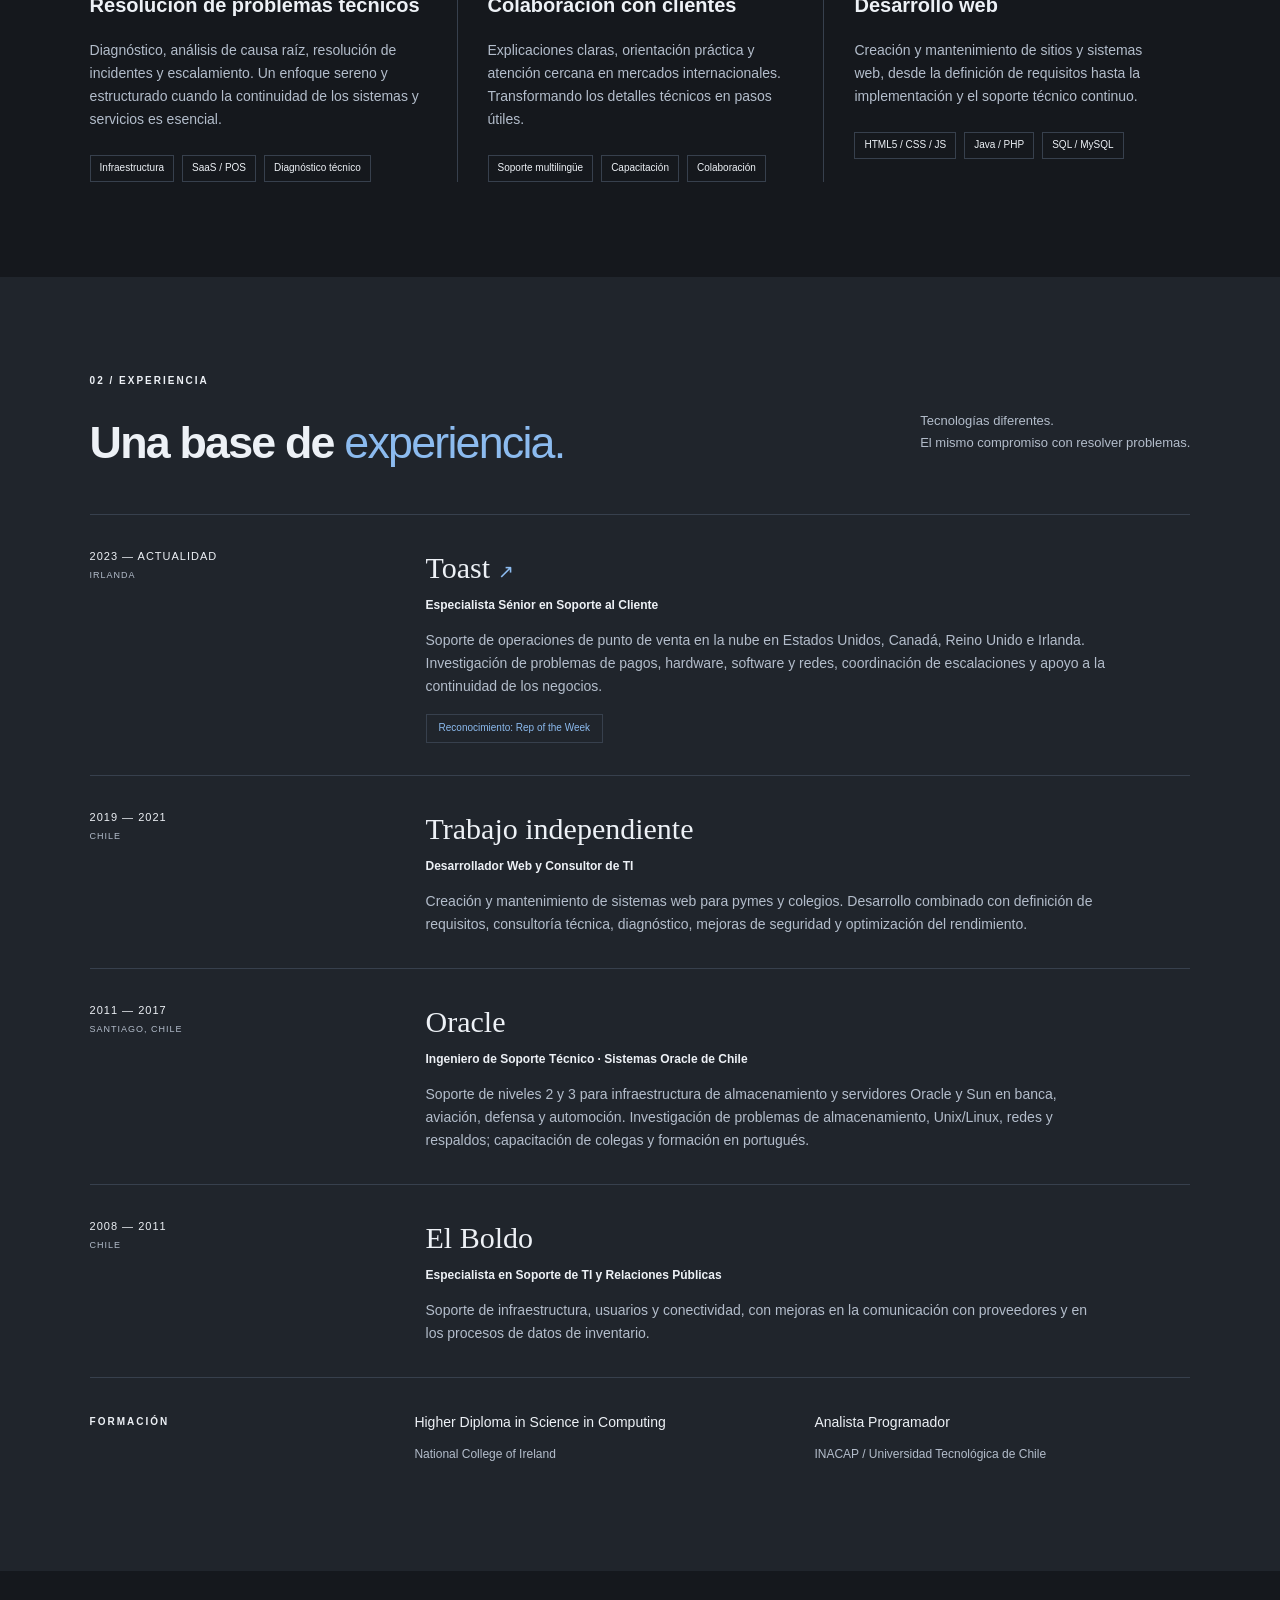
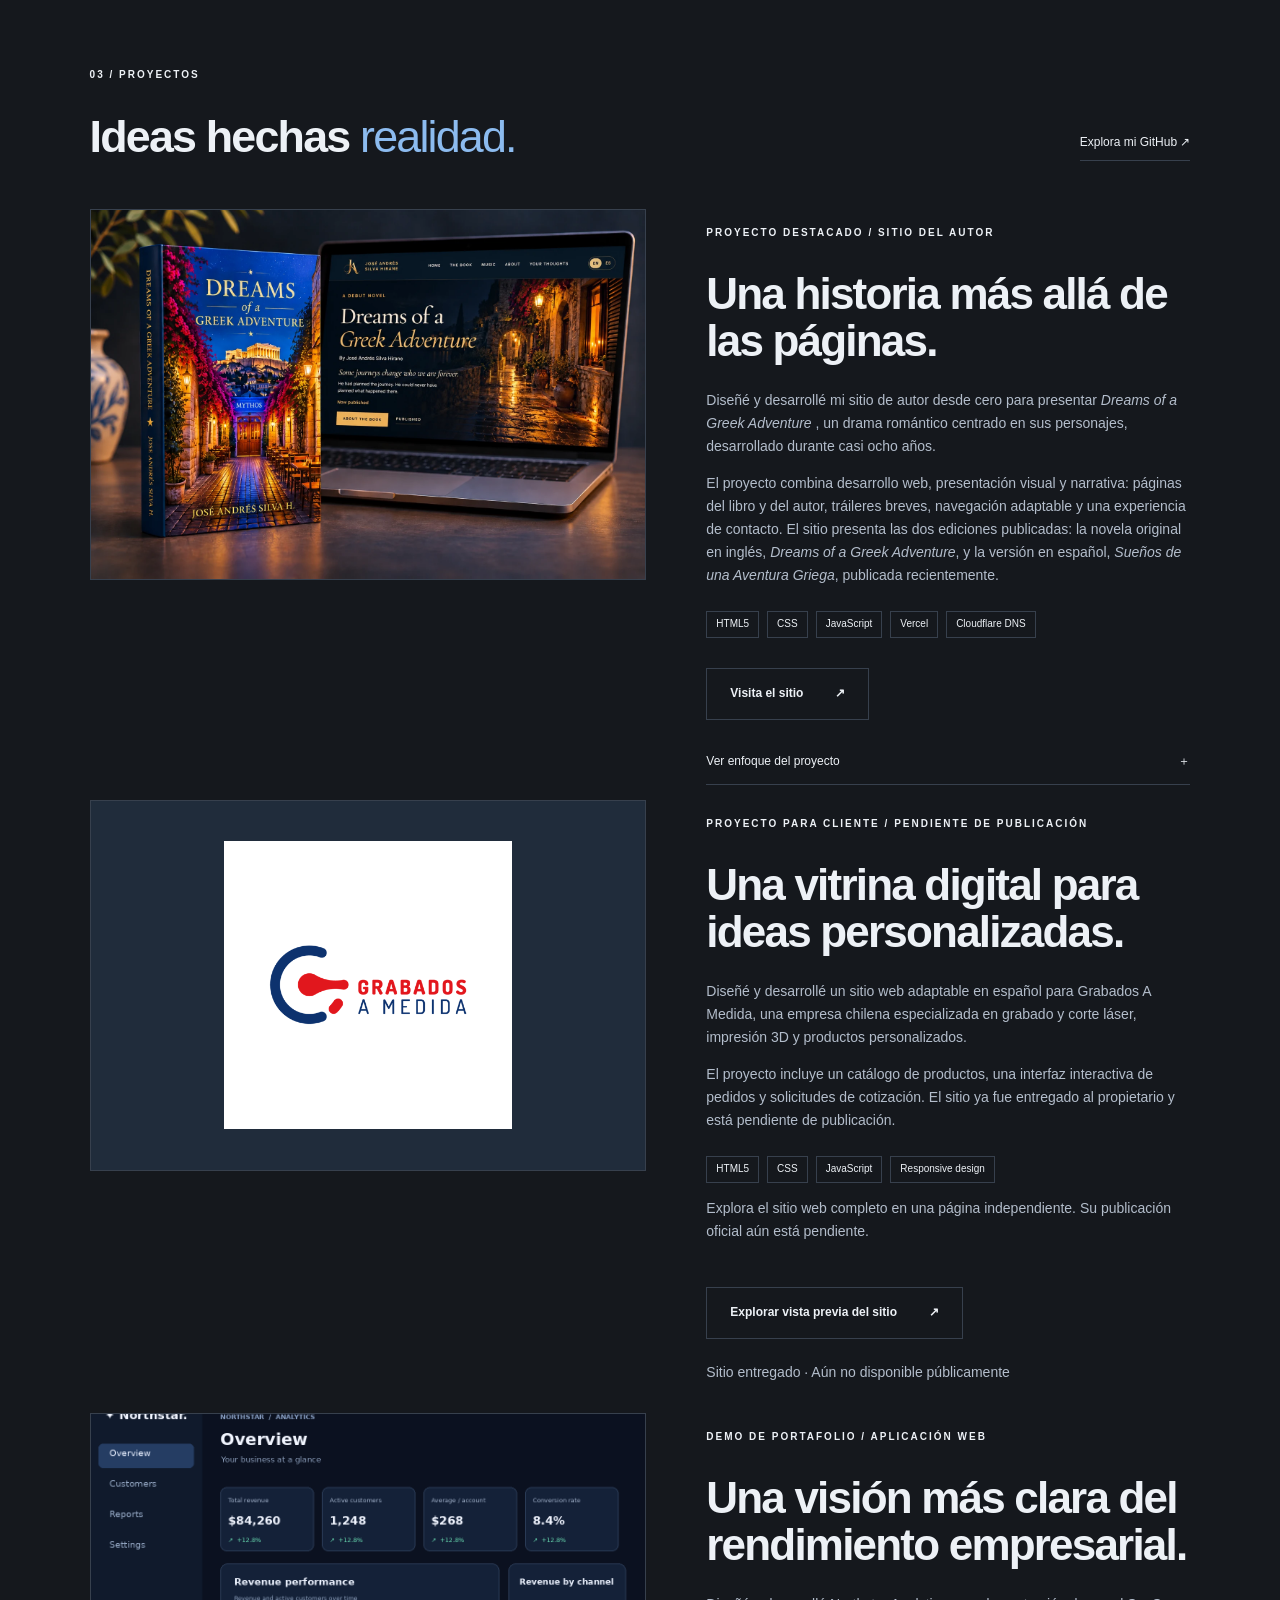
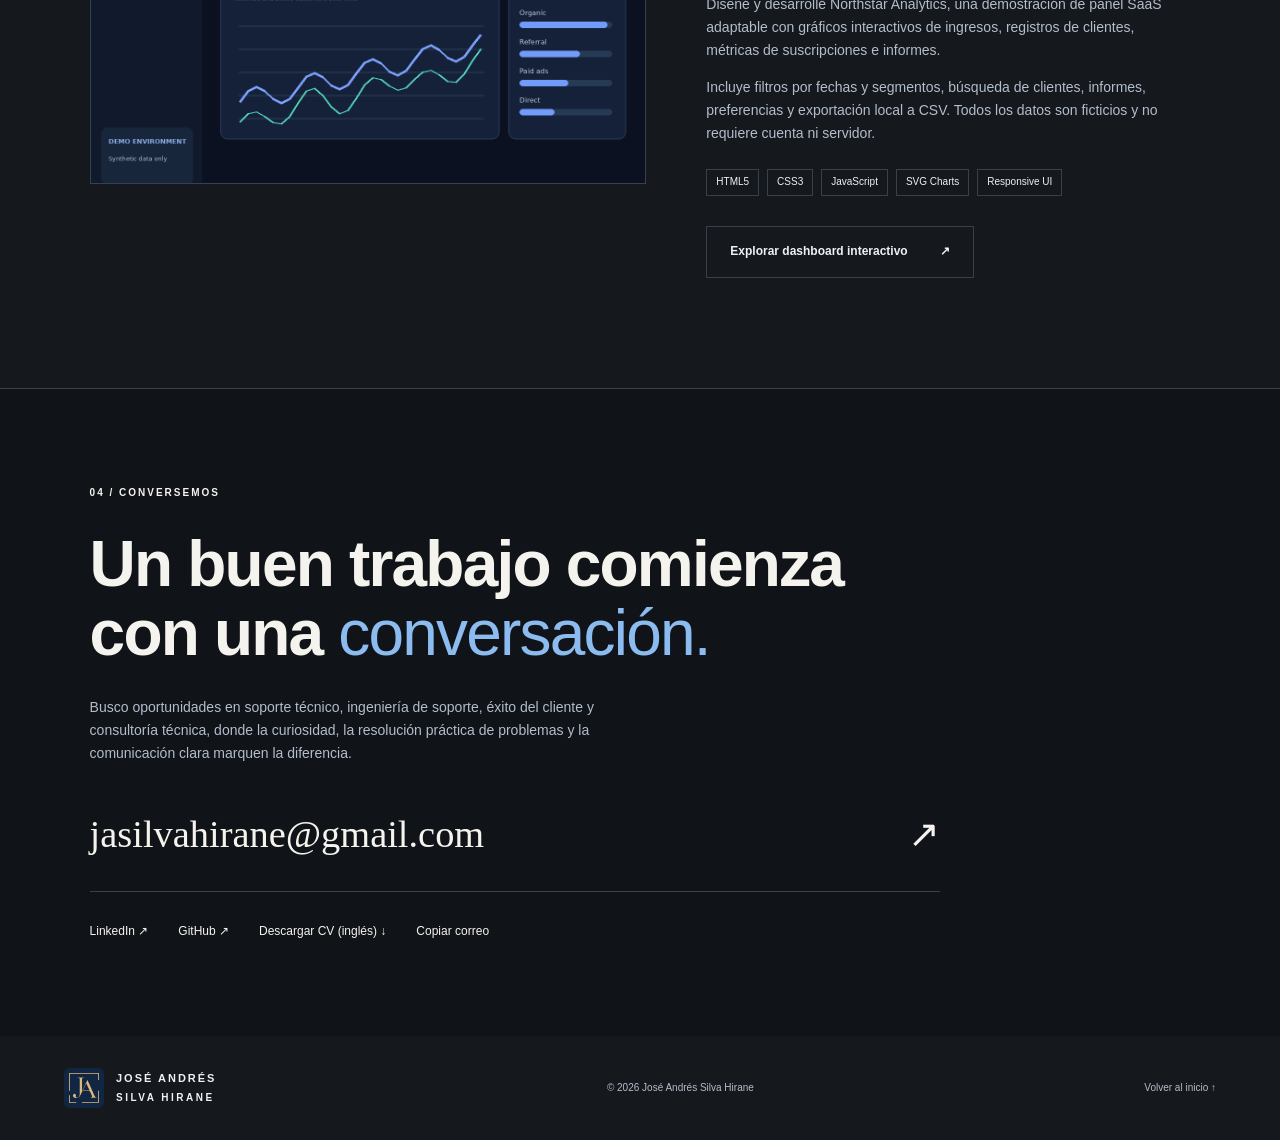
<file: charcoal/es.html>
<!doctype html>
<html lang="es">
    <head>
        <meta charset="utf-8" />
        <meta name="viewport" content="width=device-width,initial-scale=1" />
        <meta
            name="description"
            content="José Andrés Silva Hirane — soluciones técnicas, ingeniería de soporte y desarrollo web. Profesional multilingüe en Irlanda."
        />
        <meta name="theme-color" content="#15263f" />
        <title>José Andrés Silva Hirane — Soluciones Técnicas</title>
        <link rel="icon" type="image/x-icon" href="assets/favicon.ico" />
        <link rel="stylesheet" href="style.css" />
        <script src="script.js" defer></script>
    </head>
    <body data-theme="charcoal">
        <a class="skip" href="#main">Saltar al contenido</a>
        <header>
            <a class="brand" href="#home" aria-label="José Andrés Silva Hirane — inicio">
                <img src="assets/monogram.svg" alt="" width="46" height="46" />
                <span>
                    JOSÉ ANDRÉS
                    <span>SILVA HIRANE</span>
                </span>
            </a>
            <button class="menu" aria-expanded="false" aria-controls="navigation">
                Menú
                <span>＋</span>
            </button>
            <nav id="navigation" aria-label="Navegación principal">
                <a href="#about">Sobre mí</a>
                <a href="#experience">Experiencia</a>
                <a href="#work">Proyectos</a>
                <a class="nav-contact" href="#contact">
                    Conversemos
                    <span>↗</span>
                </a>
            </nav>
            <div class="portfolio-controls">
                <label>
                    Idioma
                    <select id="language-select" aria-label="Idioma">
                        <option value="en">English</option>
                        <option value="pt">Português</option>
                        <option value="es" selected>Español</option>
                    </select>
                </label>
                <a class="design-switch" href="../navy/es.html" aria-label="Diseño">
                    <span class="theme-swatch"></span>
                    Azul medianoche ↗
                </a>
            </div>
        </header>
        <main id="main">
            <section class="hero" id="home">
                <div class="hero-copy">
                    <p class="eyebrow">
                        <span class="dot"></span>
                        EN IRLANDA · EXPERIENCIA INTERNACIONAL
                    </p>
                    <h1>
                        Claridad técnica.
                        <br />
                        Conexión
                        <em>humana.</em>
                    </h1>
                    <p class="intro">
                        Soy José Andrés Silva Hirane. Ayudo a las personas a resolver problemas
                        técnicos complejos y creo experiencias digitales que simplifican las cosas.
                    </p>
                    <div class="hero-actions">
                        <a class="button" href="#work">
                            Explora mis proyectos
                            <span>↗</span>
                        </a>
                        <a
                            class="text-link"
                            href="assets/Jose-Andres-Silva-Hirane-CV.docx"
                            download
                        >
                            Descargar CV (inglés)
                            <span>↓</span>
                        </a>
                    </div>
                    <div class="hero-foot">
                        <span>SOLUCIONES TÉCNICAS</span>
                        <span>INGENIERÍA DE SOPORTE</span>
                        <span>DESARROLLO WEB</span>
                    </div>
                </div>
                <div class="portrait">
                    <img
                        src="assets/portrait.webp"
                        alt="Retrato de José Andrés Silva Hirane"
                        fetchpriority="high"
                    />
                    <div class="portrait-label">
                        <span>José Andrés Silva Hirane</span>
                        <small>Tecnología, con las personas en el centro.</small>
                    </div>
                    <span class="portrait-index">01 / PRESENTACIÓN</span>
                </div>
            </section>
            <div class="language-bar">
                <p>Una perspectiva global. Un enfoque personal.</p>
                <div>
                    <span>
                        Inglés
                        <small>Fluido</small>
                    </span>
                    <span>
                        Español
                        <small>Nativo</small>
                    </span>
                    <span>
                        Português
                        <small>Nativo</small>
                    </span>
                </div>
            </div>
            <section class="section about" id="about">
                <div>
                    <p class="eyebrow">01 / SOBRE MÍ</p>
                    <h2>
                        Uniendo la tecnología
                        <br />
                        con el lado
                        <em>humano.</em>
                    </h2>
                </div>
                <div class="about-copy">
                    <p class="lead">
                        Desde infraestructuras empresariales críticas hasta las exigencias diarias
                        de un restaurante, entiendo lo que significa la tecnología para quienes
                        dependen de ella.
                    </p>
                    <p>
                        Mi trayectoria combina soporte de infraestructura Oracle/Sun, tecnología de
                        punto de venta en la nube en Toast y desarrollo web práctico. Investigo
                        problemas, comunico con claridad y colaboro con clientes y equipos internos
                        para encontrar soluciones.
                    </p>
                    <p>
                        Soy chileno y vivo en Navan, Irlanda. Aporto una perspectiva internacional y
                        ofrezco soporte en inglés, español y portugués.
                    </p>
                    <a
                        class="text-link"
                        href="https://www.linkedin.com/in/jose-silva-hirane/"
                        target="_blank"
                        rel="noopener noreferrer"
                    >
                        Más sobre mi trayectoria en LinkedIn ↗
                    </a>
                </div>
            </section>
            <section class="section expertise">
                <p class="eyebrow">QUÉ PUEDO APORTAR</p>
                <div class="expertise-grid">
                    <article>
                        <span class="number">01</span>
                        <h3>Resolución de problemas técnicos</h3>
                        <p>
                            Diagnóstico, análisis de causa raíz, resolución de incidentes y
                            escalamiento. Un enfoque sereno y estructurado cuando la continuidad de
                            los sistemas y servicios es esencial.
                        </p>
                        <div class="tags">
                            <span>Infraestructura</span>
                            <span>SaaS / POS</span>
                            <span>Diagnóstico técnico</span>
                        </div>
                    </article>
                    <article>
                        <span class="number">02</span>
                        <h3>Colaboración con clientes</h3>
                        <p>
                            Explicaciones claras, orientación práctica y atención cercana en
                            mercados internacionales. Transformando los detalles técnicos en pasos
                            útiles.
                        </p>
                        <div class="tags">
                            <span>Soporte multilingüe</span>
                            <span>Capacitación</span>
                            <span>Colaboración</span>
                        </div>
                    </article>
                    <article>
                        <span class="number">03</span>
                        <h3>Desarrollo web</h3>
                        <p>
                            Creación y mantenimiento de sitios y sistemas web, desde la definición
                            de requisitos hasta la implementación y el soporte técnico continuo.
                        </p>
                        <div class="tags">
                            <span>HTML5 / CSS / JS</span>
                            <span>Java / PHP</span>
                            <span>SQL / MySQL</span>
                        </div>
                    </article>
                </div>
            </section>
            <section class="experience section" id="experience">
                <div class="section-top">
                    <div>
                        <p class="eyebrow">02 / EXPERIENCIA</p>
                        <h2>
                            Una base de
                            <em>experiencia.</em>
                        </h2>
                    </div>
                    <p>
                        Tecnologías diferentes.
                        <br />
                        El mismo compromiso con resolver problemas.
                    </p>
                </div>
                <div class="timeline">
                    <article>
                        <div class="date">
                            2023 — ACTUALIDAD
                            <br />
                            <small>IRLANDA</small>
                        </div>
                        <div>
                            <h3>
                                Toast
                                <span>↗</span>
                            </h3>
                            <p class="role">Especialista Sénior en Soporte al Cliente</p>
                            <p>
                                Soporte de operaciones de punto de venta en la nube en Estados
                                Unidos, Canadá, Reino Unido e Irlanda. Investigación de problemas de
                                pagos, hardware, software y redes, coordinación de escalaciones y
                                apoyo a la continuidad de los negocios.
                            </p>
                            <span class="achievement">Reconocimiento: Rep of the Week</span>
                        </div>
                    </article>
                    <article>
                        <div class="date">
                            2019 — 2021
                            <br />
                            <small>CHILE</small>
                        </div>
                        <div>
                            <h3>Trabajo independiente</h3>
                            <p class="role">Desarrollador Web y Consultor de TI</p>
                            <p>
                                Creación y mantenimiento de sistemas web para pymes y colegios.
                                Desarrollo combinado con definición de requisitos, consultoría
                                técnica, diagnóstico, mejoras de seguridad y optimización del
                                rendimiento.
                            </p>
                        </div>
                    </article>
                    <article>
                        <div class="date">
                            2011 — 2017
                            <br />
                            <small>SANTIAGO, CHILE</small>
                        </div>
                        <div>
                            <h3>Oracle</h3>
                            <p class="role">
                                Ingeniero de Soporte Técnico · Sistemas Oracle de Chile
                            </p>
                            <p>
                                Soporte de niveles 2 y 3 para infraestructura de almacenamiento y
                                servidores Oracle y Sun en banca, aviación, defensa y automoción.
                                Investigación de problemas de almacenamiento, Unix/Linux, redes y
                                respaldos; capacitación de colegas y formación en portugués.
                            </p>
                        </div>
                    </article>
                    <article>
                        <div class="date">
                            2008 — 2011
                            <br />
                            <small>CHILE</small>
                        </div>
                        <div>
                            <h3>El Boldo</h3>
                            <p class="role">Especialista en Soporte de TI y Relaciones Públicas</p>
                            <p>
                                Soporte de infraestructura, usuarios y conectividad, con mejoras en
                                la comunicación con proveedores y en los procesos de datos de
                                inventario.
                            </p>
                        </div>
                    </article>
                </div>
                <div class="education">
                    <p class="eyebrow">FORMACIÓN</p>
                    <div>
                        <h3>Higher Diploma in Science in Computing</h3>
                        <p>National College of Ireland</p>
                    </div>
                    <div>
                        <h3>Analista Programador</h3>
                        <p>INACAP / Universidad Tecnológica de Chile</p>
                    </div>
                </div>
            </section>
            <section class="work section" id="work">
                <div class="section-top">
                    <div>
                        <p class="eyebrow">03 / PROYECTOS</p>
                        <h2>
                            Ideas hechas
                            <em>realidad.</em>
                        </h2>
                    </div>
                    <a
                        class="text-link"
                        href="https://github.com/Josan2k2"
                        target="_blank"
                        rel="noopener noreferrer"
                    >
                        Explora mi GitHub ↗
                    </a>
                </div>
                <article class="project">
                    <a
                        class="project-art project-art-showcase"
                        href="https://adreamcalledgreece.com"
                        target="_blank"
                        rel="noopener noreferrer"
                        aria-label="Visita el sitio del autor de Dreams of a Greek Adventure"
                    >
                        <img src="assets/dreams-greek-adventure-showcase.webp" alt="Libro de tapa dura Dreams of a Greek Adventure junto a un portátil con el sitio web del autor" loading="lazy" decoding="async" />
                    </a>
                    <div class="project-copy">
                        <p class="eyebrow">PROYECTO DESTACADO / SITIO DEL AUTOR</p>
                        <h3>
                            Una historia más allá de
                            <br />
                            las páginas.
                        </h3>
                        <p>
                            Diseñé y desarrollé mi sitio de autor desde cero para presentar
                            <cite>Dreams of a Greek Adventure</cite>
                            , un drama romántico centrado en sus personajes, desarrollado durante
                            casi ocho años.
                        </p>
                        <p>
                            El proyecto combina desarrollo web, presentación visual y narrativa:
                            páginas del libro y del autor, tráileres breves, navegación adaptable y
                            una experiencia de contacto. El sitio presenta las dos ediciones publicadas:
                            la novela original en inglés, <cite>Dreams of a Greek Adventure</cite>,
                            y la versión en español, <cite>Sueños de una Aventura Griega</cite>, publicada recientemente.
                        </p>
                        <div class="tags">
                            <span>HTML5</span>
                            <span>CSS</span>
                            <span>JavaScript</span>
                            <span>Vercel</span>
                            <span>Cloudflare DNS</span>
                        </div>
                        <a
                            class="button light"
                            href="https://adreamcalledgreece.com"
                            target="_blank"
                            rel="noopener noreferrer"
                        >
                            Visita el sitio
                            <span>↗</span>
                        </a>
                        <button
                            class="details"
                            aria-expanded="false"
                            aria-controls="project-details"
                        >
                            Ver enfoque del proyecto
                            <span>＋</span>
                        </button>
                        <div id="project-details" hidden>
                            <p>
                                <strong>Objetivo:</strong>
                                Crear un espacio coherente para el libro, su autor y su narrativa
                                visual.
                            </p>
                            <p>
                                <strong>Mi función:</strong>
                                Diseño del sitio, desarrollo front-end, integración de contenido y
                                configuración del despliegue.
                            </p>
                            <p>
                                <strong>Implementación:</strong>
                                Diseños adaptables, navegación fija, presentación de vídeos,
                                integración de formulario de contacto, sitemap y robots.txt.
                            </p>
                        </div>
                    </div>
                </article>

                <article class="project project-client">
                    <a class="project-art project-art-grabados" href="../grabados/index.html" target="_blank" rel="noopener noreferrer" aria-label="Preview Grabados a Medida website">
                        <img src="assets/grabados-a-medida-logo.png" alt="Grabados a Medida logo" loading="lazy" decoding="async" />
                    </a>
                    <div class="project-copy">
                        <p class="eyebrow">PROYECTO PARA CLIENTE / PENDIENTE DE PUBLICACIÓN</p>
                        <h3>Una vitrina digital para ideas personalizadas.</h3>
                        <p>Diseñé y desarrollé un sitio web adaptable en español para Grabados A Medida, una empresa chilena especializada en grabado y corte láser, impresión 3D y productos personalizados.</p>
                        <p>El proyecto incluye un catálogo de productos, una interfaz interactiva de pedidos y solicitudes de cotización. El sitio ya fue entregado al propietario y está pendiente de publicación.</p>
                        <div class="tags"><span>HTML5</span><span>CSS</span><span>JavaScript</span><span>Responsive design</span></div>
                        <p class="project-preview-note">Explora el sitio web completo en una página independiente. Su publicación oficial aún está pendiente.</p>
                        <a class="button light" href="../grabados/index.html" target="_blank" rel="noopener noreferrer">Explorar vista previa del sitio <span>↗</span></a>
                        <p class="project-launch-status">Sitio entregado · Aún no disponible públicamente</p>
                    </div>
                </article>

                <article class="project project-client">
                    <a class="project-art project-art-dashboard" href="../dashboard/index.html" target="_blank" rel="noopener noreferrer" aria-label="Preview Northstar Analytics dashboard">
                        <img src="assets/northstar-dashboard.png" alt="Northstar Analytics dashboard preview with charts and metrics" loading="lazy" decoding="async" />
                    </a>
                    <div class="project-copy">
                        <p class="eyebrow">DEMO DE PORTAFOLIO / APLICACIÓN WEB</p>
                        <h3>Una visión más clara del rendimiento empresarial.</h3>
                        <p>Diseñé y desarrollé Northstar Analytics, una demostración de panel SaaS adaptable con gráficos interactivos de ingresos, registros de clientes, métricas de suscripciones e informes.</p>
                        <p>Incluye filtros por fechas y segmentos, búsqueda de clientes, informes, preferencias y exportación local a CSV. Todos los datos son ficticios y no requiere cuenta ni servidor.</p>
                        <div class="tags"><span>HTML5</span><span>CSS3</span><span>JavaScript</span><span>SVG Charts</span><span>Responsive UI</span></div>
                        <a class="button light" href="../dashboard/index.html" target="_blank" rel="noopener noreferrer">Explorar dashboard interactivo <span>↗</span></a>
                    </div>
                </article>
            </section>
            <section class="contact section" id="contact">
                <p class="eyebrow">04 / CONVERSEMOS</p>
                <h2>
                    Un buen trabajo comienza
                    <br />
                    con una
                    <em>conversación.</em>
                </h2>
                <p>
                    Busco oportunidades en soporte técnico, ingeniería de soporte, éxito del cliente
                    y consultoría técnica, donde la curiosidad, la resolución práctica de problemas
                    y la comunicación clara marquen la diferencia.
                </p>
                <a class="email" href="mailto:jasilvahirane@gmail.com">
                    jasilvahirane@gmail.com
                    <span>↗</span>
                </a>
                <div class="contact-links">
                    <a
                        href="https://www.linkedin.com/in/jose-silva-hirane/"
                        target="_blank"
                        rel="noopener noreferrer"
                    >
                        LinkedIn ↗
                    </a>
                    <a href="https://github.com/Josan2k2" target="_blank" rel="noopener noreferrer">
                        GitHub ↗
                    </a>
                    <a href="assets/Jose-Andres-Silva-Hirane-CV.docx" download>
                        Descargar CV (inglés) ↓
                    </a>
                    <button id="copy-email">Copiar correo</button>
                    <span id="copy-status" role="status"></span>
                </div>
            </section>
        </main>
        <footer>
            <a class="brand" href="#home">
                <img src="assets/monogram.svg" alt="JA monogram" width="40" height="40" />
                <span>
                    JOSÉ ANDRÉS
                    <span>SILVA HIRANE</span>
                </span>
            </a>
            <p>
                ©
                <span id="year">2026</span>
                José Andrés Silva Hirane
            </p>
            <a href="#home">Volver al inicio ↑</a>
        </footer>
    </body>
</html>
</file>
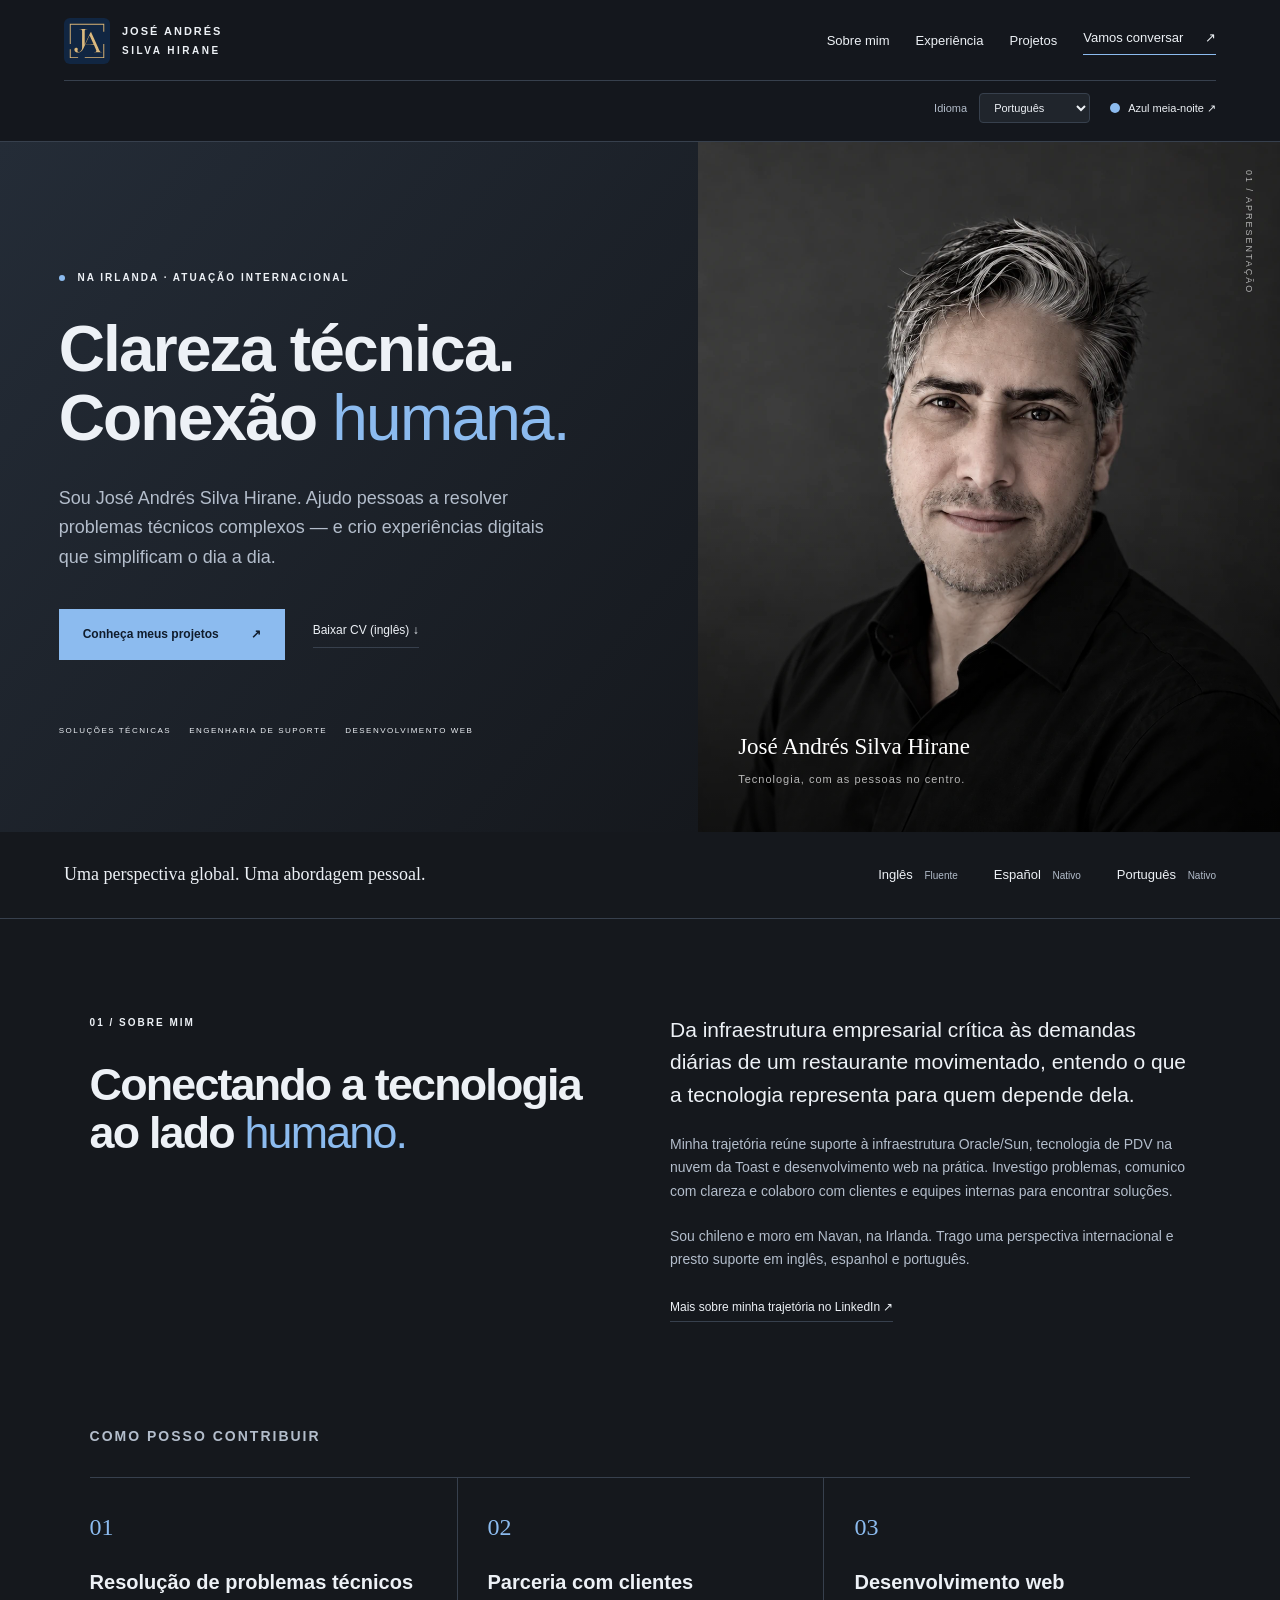
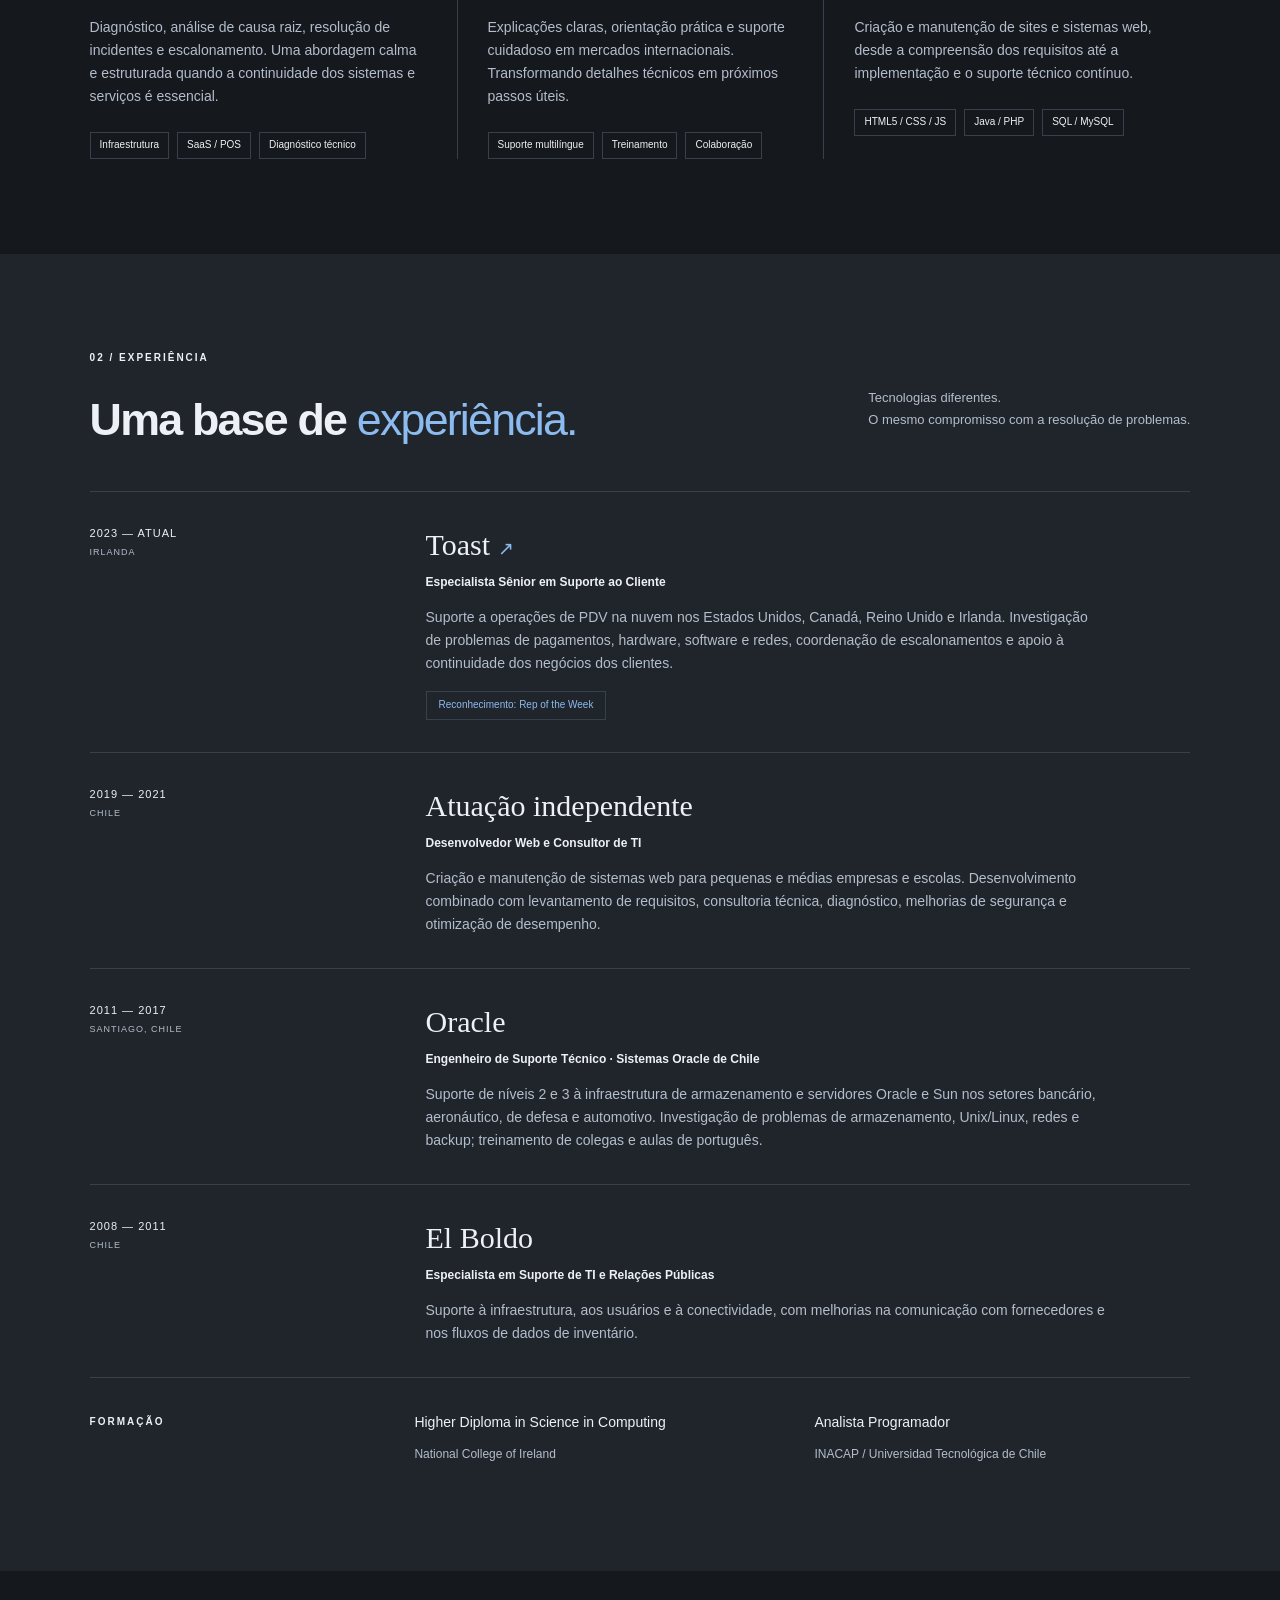
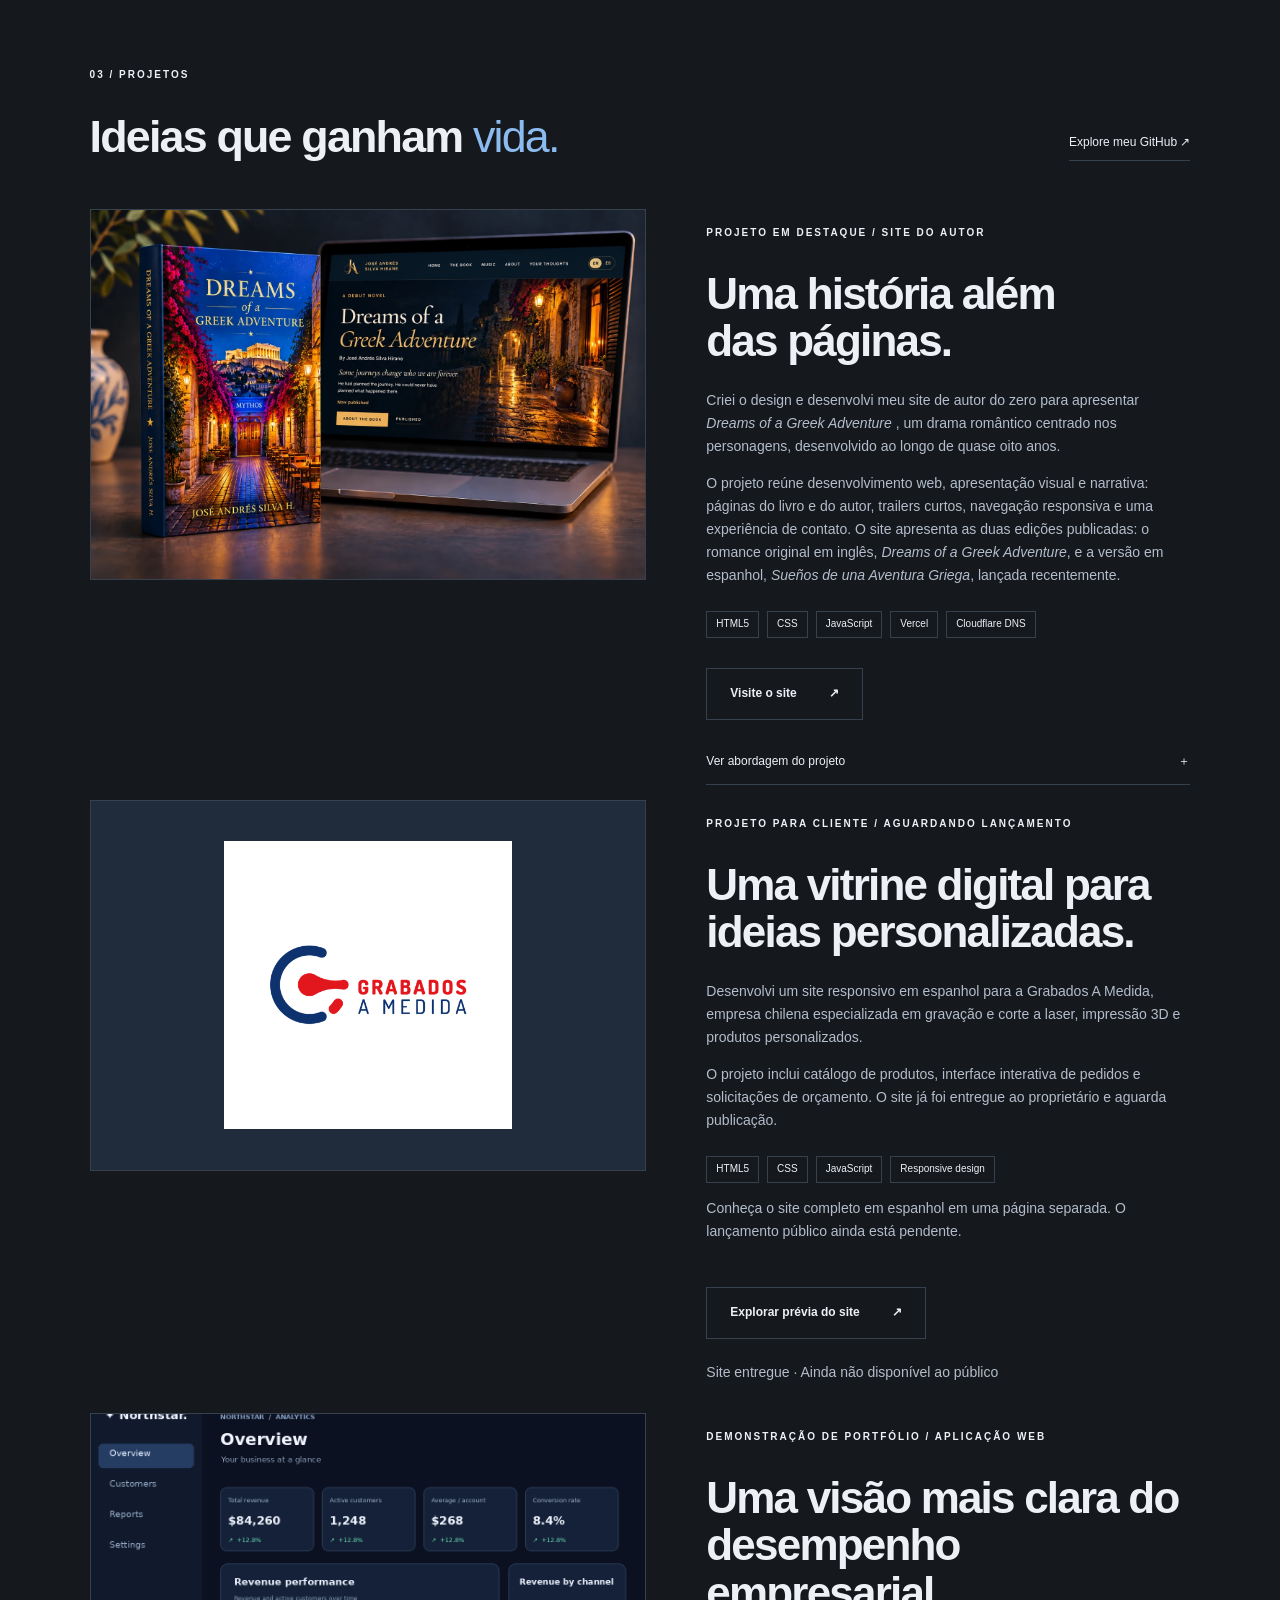
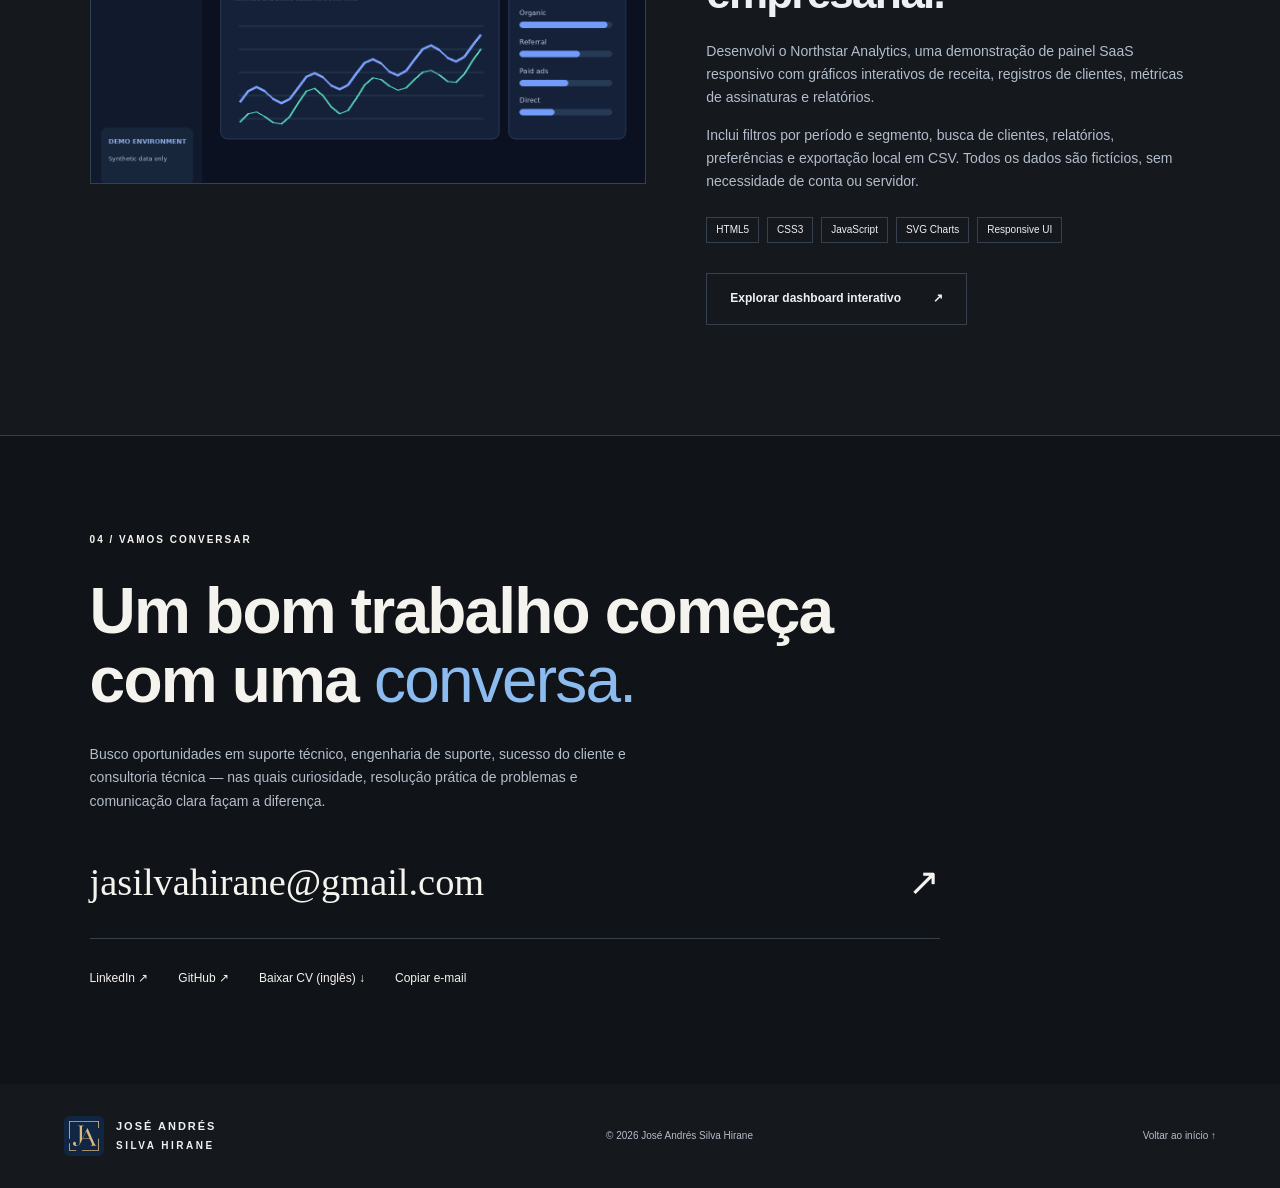
<file: charcoal/pt.html>
<!doctype html>
<html lang="pt">
    <head>
        <meta charset="utf-8" />
        <meta name="viewport" content="width=device-width,initial-scale=1" />
        <meta
            name="description"
            content="José Andrés Silva Hirane — soluções técnicas, engenharia de suporte e desenvolvimento web. Profissional multilíngue na Irlanda."
        />
        <meta name="theme-color" content="#15263f" />
        <title>José Andrés Silva Hirane — Soluções Técnicas</title>
        <link rel="icon" type="image/x-icon" href="assets/favicon.ico" />
        <link rel="stylesheet" href="style.css" />
        <script src="script.js" defer></script>
    </head>
    <body data-theme="charcoal">
        <a class="skip" href="#main">Ir para o conteúdo</a>
        <header>
            <a class="brand" href="#home" aria-label="José Andrés Silva Hirane — início">
                <img src="assets/monogram.svg" alt="" width="46" height="46" />
                <span>
                    JOSÉ ANDRÉS
                    <span>SILVA HIRANE</span>
                </span>
            </a>
            <button class="menu" aria-expanded="false" aria-controls="navigation">
                Menu
                <span>＋</span>
            </button>
            <nav id="navigation" aria-label="Navegação principal">
                <a href="#about">Sobre mim</a>
                <a href="#experience">Experiência</a>
                <a href="#work">Projetos</a>
                <a class="nav-contact" href="#contact">
                    Vamos conversar
                    <span>↗</span>
                </a>
            </nav>
            <div class="portfolio-controls">
                <label>
                    Idioma
                    <select id="language-select" aria-label="Idioma">
                        <option value="en">English</option>
                        <option value="pt" selected>Português</option>
                        <option value="es">Español</option>
                    </select>
                </label>
                <a class="design-switch" href="../navy/pt.html" aria-label="Design">
                    <span class="theme-swatch"></span>
                    Azul meia-noite ↗
                </a>
            </div>
        </header>
        <main id="main">
            <section class="hero" id="home">
                <div class="hero-copy">
                    <p class="eyebrow">
                        <span class="dot"></span>
                        NA IRLANDA · ATUAÇÃO INTERNACIONAL
                    </p>
                    <h1>
                        Clareza técnica.
                        <br />
                        Conexão
                        <em>humana.</em>
                    </h1>
                    <p class="intro">
                        Sou José Andrés Silva Hirane. Ajudo pessoas a resolver problemas técnicos
                        complexos — e crio experiências digitais que simplificam o dia a dia.
                    </p>
                    <div class="hero-actions">
                        <a class="button" href="#work">
                            Conheça meus projetos
                            <span>↗</span>
                        </a>
                        <a
                            class="text-link"
                            href="assets/Jose-Andres-Silva-Hirane-CV.docx"
                            download
                        >
                            Baixar CV (inglês)
                            <span>↓</span>
                        </a>
                    </div>
                    <div class="hero-foot">
                        <span>SOLUÇÕES TÉCNICAS</span>
                        <span>ENGENHARIA DE SUPORTE</span>
                        <span>DESENVOLVIMENTO WEB</span>
                    </div>
                </div>
                <div class="portrait">
                    <img
                        src="assets/portrait.webp"
                        alt="Retrato de José Andrés Silva Hirane"
                        fetchpriority="high"
                    />
                    <div class="portrait-label">
                        <span>José Andrés Silva Hirane</span>
                        <small>Tecnologia, com as pessoas no centro.</small>
                    </div>
                    <span class="portrait-index">01 / APRESENTAÇÃO</span>
                </div>
            </section>
            <div class="language-bar">
                <p>Uma perspectiva global. Uma abordagem pessoal.</p>
                <div>
                    <span>
                        Inglês
                        <small>Fluente</small>
                    </span>
                    <span>
                        Español
                        <small>Nativo</small>
                    </span>
                    <span>
                        Português
                        <small>Nativo</small>
                    </span>
                </div>
            </div>
            <section class="section about" id="about">
                <div>
                    <p class="eyebrow">01 / SOBRE MIM</p>
                    <h2>
                        Conectando a tecnologia
                        <br />
                        ao lado
                        <em>humano.</em>
                    </h2>
                </div>
                <div class="about-copy">
                    <p class="lead">
                        Da infraestrutura empresarial crítica às demandas diárias de um restaurante
                        movimentado, entendo o que a tecnologia representa para quem depende dela.
                    </p>
                    <p>
                        Minha trajetória reúne suporte à infraestrutura Oracle/Sun, tecnologia de
                        PDV na nuvem da Toast e desenvolvimento web na prática. Investigo problemas,
                        comunico com clareza e colaboro com clientes e equipes internas para
                        encontrar soluções.
                    </p>
                    <p>
                        Sou chileno e moro em Navan, na Irlanda. Trago uma perspectiva internacional
                        e presto suporte em inglês, espanhol e português.
                    </p>
                    <a
                        class="text-link"
                        href="https://www.linkedin.com/in/jose-silva-hirane/"
                        target="_blank"
                        rel="noopener noreferrer"
                    >
                        Mais sobre minha trajetória no LinkedIn ↗
                    </a>
                </div>
            </section>
            <section class="section expertise">
                <p class="eyebrow">COMO POSSO CONTRIBUIR</p>
                <div class="expertise-grid">
                    <article>
                        <span class="number">01</span>
                        <h3>Resolução de problemas técnicos</h3>
                        <p>
                            Diagnóstico, análise de causa raiz, resolução de incidentes e
                            escalonamento. Uma abordagem calma e estruturada quando a continuidade
                            dos sistemas e serviços é essencial.
                        </p>
                        <div class="tags">
                            <span>Infraestrutura</span>
                            <span>SaaS / POS</span>
                            <span>Diagnóstico técnico</span>
                        </div>
                    </article>
                    <article>
                        <span class="number">02</span>
                        <h3>Parceria com clientes</h3>
                        <p>
                            Explicações claras, orientação prática e suporte cuidadoso em mercados
                            internacionais. Transformando detalhes técnicos em próximos passos
                            úteis.
                        </p>
                        <div class="tags">
                            <span>Suporte multilíngue</span>
                            <span>Treinamento</span>
                            <span>Colaboração</span>
                        </div>
                    </article>
                    <article>
                        <span class="number">03</span>
                        <h3>Desenvolvimento web</h3>
                        <p>
                            Criação e manutenção de sites e sistemas web, desde a compreensão dos
                            requisitos até a implementação e o suporte técnico contínuo.
                        </p>
                        <div class="tags">
                            <span>HTML5 / CSS / JS</span>
                            <span>Java / PHP</span>
                            <span>SQL / MySQL</span>
                        </div>
                    </article>
                </div>
            </section>
            <section class="experience section" id="experience">
                <div class="section-top">
                    <div>
                        <p class="eyebrow">02 / EXPERIÊNCIA</p>
                        <h2>
                            Uma base de
                            <em>experiência.</em>
                        </h2>
                    </div>
                    <p>
                        Tecnologias diferentes.
                        <br />
                        O mesmo compromisso com a resolução de problemas.
                    </p>
                </div>
                <div class="timeline">
                    <article>
                        <div class="date">
                            2023 — ATUAL
                            <br />
                            <small>IRLANDA</small>
                        </div>
                        <div>
                            <h3>
                                Toast
                                <span>↗</span>
                            </h3>
                            <p class="role">Especialista Sênior em Suporte ao Cliente</p>
                            <p>
                                Suporte a operações de PDV na nuvem nos Estados Unidos, Canadá,
                                Reino Unido e Irlanda. Investigação de problemas de pagamentos,
                                hardware, software e redes, coordenação de escalonamentos e apoio à
                                continuidade dos negócios dos clientes.
                            </p>
                            <span class="achievement">Reconhecimento: Rep of the Week</span>
                        </div>
                    </article>
                    <article>
                        <div class="date">
                            2019 — 2021
                            <br />
                            <small>CHILE</small>
                        </div>
                        <div>
                            <h3>Atuação independente</h3>
                            <p class="role">Desenvolvedor Web e Consultor de TI</p>
                            <p>
                                Criação e manutenção de sistemas web para pequenas e médias empresas
                                e escolas. Desenvolvimento combinado com levantamento de requisitos,
                                consultoria técnica, diagnóstico, melhorias de segurança e
                                otimização de desempenho.
                            </p>
                        </div>
                    </article>
                    <article>
                        <div class="date">
                            2011 — 2017
                            <br />
                            <small>SANTIAGO, CHILE</small>
                        </div>
                        <div>
                            <h3>Oracle</h3>
                            <p class="role">
                                Engenheiro de Suporte Técnico · Sistemas Oracle de Chile
                            </p>
                            <p>
                                Suporte de níveis 2 e 3 à infraestrutura de armazenamento e
                                servidores Oracle e Sun nos setores bancário, aeronáutico, de defesa
                                e automotivo. Investigação de problemas de armazenamento,
                                Unix/Linux, redes e backup; treinamento de colegas e aulas de
                                português.
                            </p>
                        </div>
                    </article>
                    <article>
                        <div class="date">
                            2008 — 2011
                            <br />
                            <small>CHILE</small>
                        </div>
                        <div>
                            <h3>El Boldo</h3>
                            <p class="role">Especialista em Suporte de TI e Relações Públicas</p>
                            <p>
                                Suporte à infraestrutura, aos usuários e à conectividade, com
                                melhorias na comunicação com fornecedores e nos fluxos de dados de
                                inventário.
                            </p>
                        </div>
                    </article>
                </div>
                <div class="education">
                    <p class="eyebrow">FORMAÇÃO</p>
                    <div>
                        <h3>Higher Diploma in Science in Computing</h3>
                        <p>National College of Ireland</p>
                    </div>
                    <div>
                        <h3>Analista Programador</h3>
                        <p>INACAP / Universidad Tecnológica de Chile</p>
                    </div>
                </div>
            </section>
            <section class="work section" id="work">
                <div class="section-top">
                    <div>
                        <p class="eyebrow">03 / PROJETOS</p>
                        <h2>
                            Ideias que ganham
                            <em>vida.</em>
                        </h2>
                    </div>
                    <a
                        class="text-link"
                        href="https://github.com/Josan2k2"
                        target="_blank"
                        rel="noopener noreferrer"
                    >
                        Explore meu GitHub ↗
                    </a>
                </div>
                <article class="project">
                    <a
                        class="project-art project-art-showcase"
                        href="https://adreamcalledgreece.com"
                        target="_blank"
                        rel="noopener noreferrer"
                        aria-label="Visite o site do autor de Dreams of a Greek Adventure"
                    >
                        <img src="assets/dreams-greek-adventure-showcase.webp" alt="Livro de capa dura Dreams of a Greek Adventure ao lado de um portátil com o site do autor" loading="lazy" decoding="async" />
                    </a>
                    <div class="project-copy">
                        <p class="eyebrow">PROJETO EM DESTAQUE / SITE DO AUTOR</p>
                        <h3>
                            Uma história além
                            <br />
                            das páginas.
                        </h3>
                        <p>
                            Criei o design e desenvolvi meu site de autor do zero para apresentar
                            <cite>Dreams of a Greek Adventure</cite>
                            , um drama romântico centrado nos personagens, desenvolvido ao longo de
                            quase oito anos.
                        </p>
                        <p>
                            O projeto reúne desenvolvimento web, apresentação visual e narrativa:
                            páginas do livro e do autor, trailers curtos, navegação responsiva e uma
                            experiência de contato. O site apresenta as duas edições publicadas:
                            o romance original em inglês, <cite>Dreams of a Greek Adventure</cite>,
                            e a versão em espanhol, <cite>Sueños de una Aventura Griega</cite>, lançada recentemente.
                        </p>
                        <div class="tags">
                            <span>HTML5</span>
                            <span>CSS</span>
                            <span>JavaScript</span>
                            <span>Vercel</span>
                            <span>Cloudflare DNS</span>
                        </div>
                        <a
                            class="button light"
                            href="https://adreamcalledgreece.com"
                            target="_blank"
                            rel="noopener noreferrer"
                        >
                            Visite o site
                            <span>↗</span>
                        </a>
                        <button
                            class="details"
                            aria-expanded="false"
                            aria-controls="project-details"
                        >
                            Ver abordagem do projeto
                            <span>＋</span>
                        </button>
                        <div id="project-details" hidden>
                            <p>
                                <strong>Objetivo:</strong>
                                Criar um espaço coeso para o livro, seu autor e sua narrativa
                                visual.
                            </p>
                            <p>
                                <strong>Meu papel:</strong>
                                Design do site, desenvolvimento front-end, integração de conteúdo e
                                configuração da publicação.
                            </p>
                            <p>
                                <strong>Implementação:</strong>
                                Layouts responsivos, navegação fixa, apresentação de vídeos,
                                integração de formulário de contato, sitemap e robots.txt.
                            </p>
                        </div>
                    </div>
                </article>

                <article class="project project-client">
                    <a class="project-art project-art-grabados" href="../grabados/index.html" target="_blank" rel="noopener noreferrer" aria-label="Preview Grabados a Medida website">
                        <img src="assets/grabados-a-medida-logo.png" alt="Grabados a Medida logo" loading="lazy" decoding="async" />
                    </a>
                    <div class="project-copy">
                        <p class="eyebrow">PROJETO PARA CLIENTE / AGUARDANDO LANÇAMENTO</p>
                        <h3>Uma vitrine digital para ideias personalizadas.</h3>
                        <p>Desenvolvi um site responsivo em espanhol para a Grabados A Medida, empresa chilena especializada em gravação e corte a laser, impressão 3D e produtos personalizados.</p>
                        <p>O projeto inclui catálogo de produtos, interface interativa de pedidos e solicitações de orçamento. O site já foi entregue ao proprietário e aguarda publicação.</p>
                        <div class="tags"><span>HTML5</span><span>CSS</span><span>JavaScript</span><span>Responsive design</span></div>
                        <p class="project-preview-note">Conheça o site completo em espanhol em uma página separada. O lançamento público ainda está pendente.</p>
                        <a class="button light" href="../grabados/index.html" target="_blank" rel="noopener noreferrer">Explorar prévia do site <span>↗</span></a>
                        <p class="project-launch-status">Site entregue · Ainda não disponível ao público</p>
                    </div>
                </article>

                <article class="project project-client">
                    <a class="project-art project-art-dashboard" href="../dashboard/index.html" target="_blank" rel="noopener noreferrer" aria-label="Preview Northstar Analytics dashboard">
                        <img src="assets/northstar-dashboard.png" alt="Northstar Analytics dashboard preview with charts and metrics" loading="lazy" decoding="async" />
                    </a>
                    <div class="project-copy">
                        <p class="eyebrow">DEMONSTRAÇÃO DE PORTFÓLIO / APLICAÇÃO WEB</p>
                        <h3>Uma visão mais clara do desempenho empresarial.</h3>
                        <p>Desenvolvi o Northstar Analytics, uma demonstração de painel SaaS responsivo com gráficos interativos de receita, registros de clientes, métricas de assinaturas e relatórios.</p>
                        <p>Inclui filtros por período e segmento, busca de clientes, relatórios, preferências e exportação local em CSV. Todos os dados são fictícios, sem necessidade de conta ou servidor.</p>
                        <div class="tags"><span>HTML5</span><span>CSS3</span><span>JavaScript</span><span>SVG Charts</span><span>Responsive UI</span></div>
                        <a class="button light" href="../dashboard/index.html" target="_blank" rel="noopener noreferrer">Explorar dashboard interativo <span>↗</span></a>
                    </div>
                </article>
            </section>
            <section class="contact section" id="contact">
                <p class="eyebrow">04 / VAMOS CONVERSAR</p>
                <h2>
                    Um bom trabalho começa
                    <br />
                    com uma
                    <em>conversa.</em>
                </h2>
                <p>
                    Busco oportunidades em suporte técnico, engenharia de suporte, sucesso do
                    cliente e consultoria técnica — nas quais curiosidade, resolução prática de
                    problemas e comunicação clara façam a diferença.
                </p>
                <a class="email" href="mailto:jasilvahirane@gmail.com">
                    jasilvahirane@gmail.com
                    <span>↗</span>
                </a>
                <div class="contact-links">
                    <a
                        href="https://www.linkedin.com/in/jose-silva-hirane/"
                        target="_blank"
                        rel="noopener noreferrer"
                    >
                        LinkedIn ↗
                    </a>
                    <a href="https://github.com/Josan2k2" target="_blank" rel="noopener noreferrer">
                        GitHub ↗
                    </a>
                    <a href="assets/Jose-Andres-Silva-Hirane-CV.docx" download>
                        Baixar CV (inglês) ↓
                    </a>
                    <button id="copy-email">Copiar e-mail</button>
                    <span id="copy-status" role="status"></span>
                </div>
            </section>
        </main>
        <footer>
            <a class="brand" href="#home">
                <img src="assets/monogram.svg" alt="JA monogram" width="40" height="40" />
                <span>
                    JOSÉ ANDRÉS
                    <span>SILVA HIRANE</span>
                </span>
            </a>
            <p>
                ©
                <span id="year">2026</span>
                José Andrés Silva Hirane
            </p>
            <a href="#home">Voltar ao início ↑</a>
        </footer>
    </body>
</html>
</file>
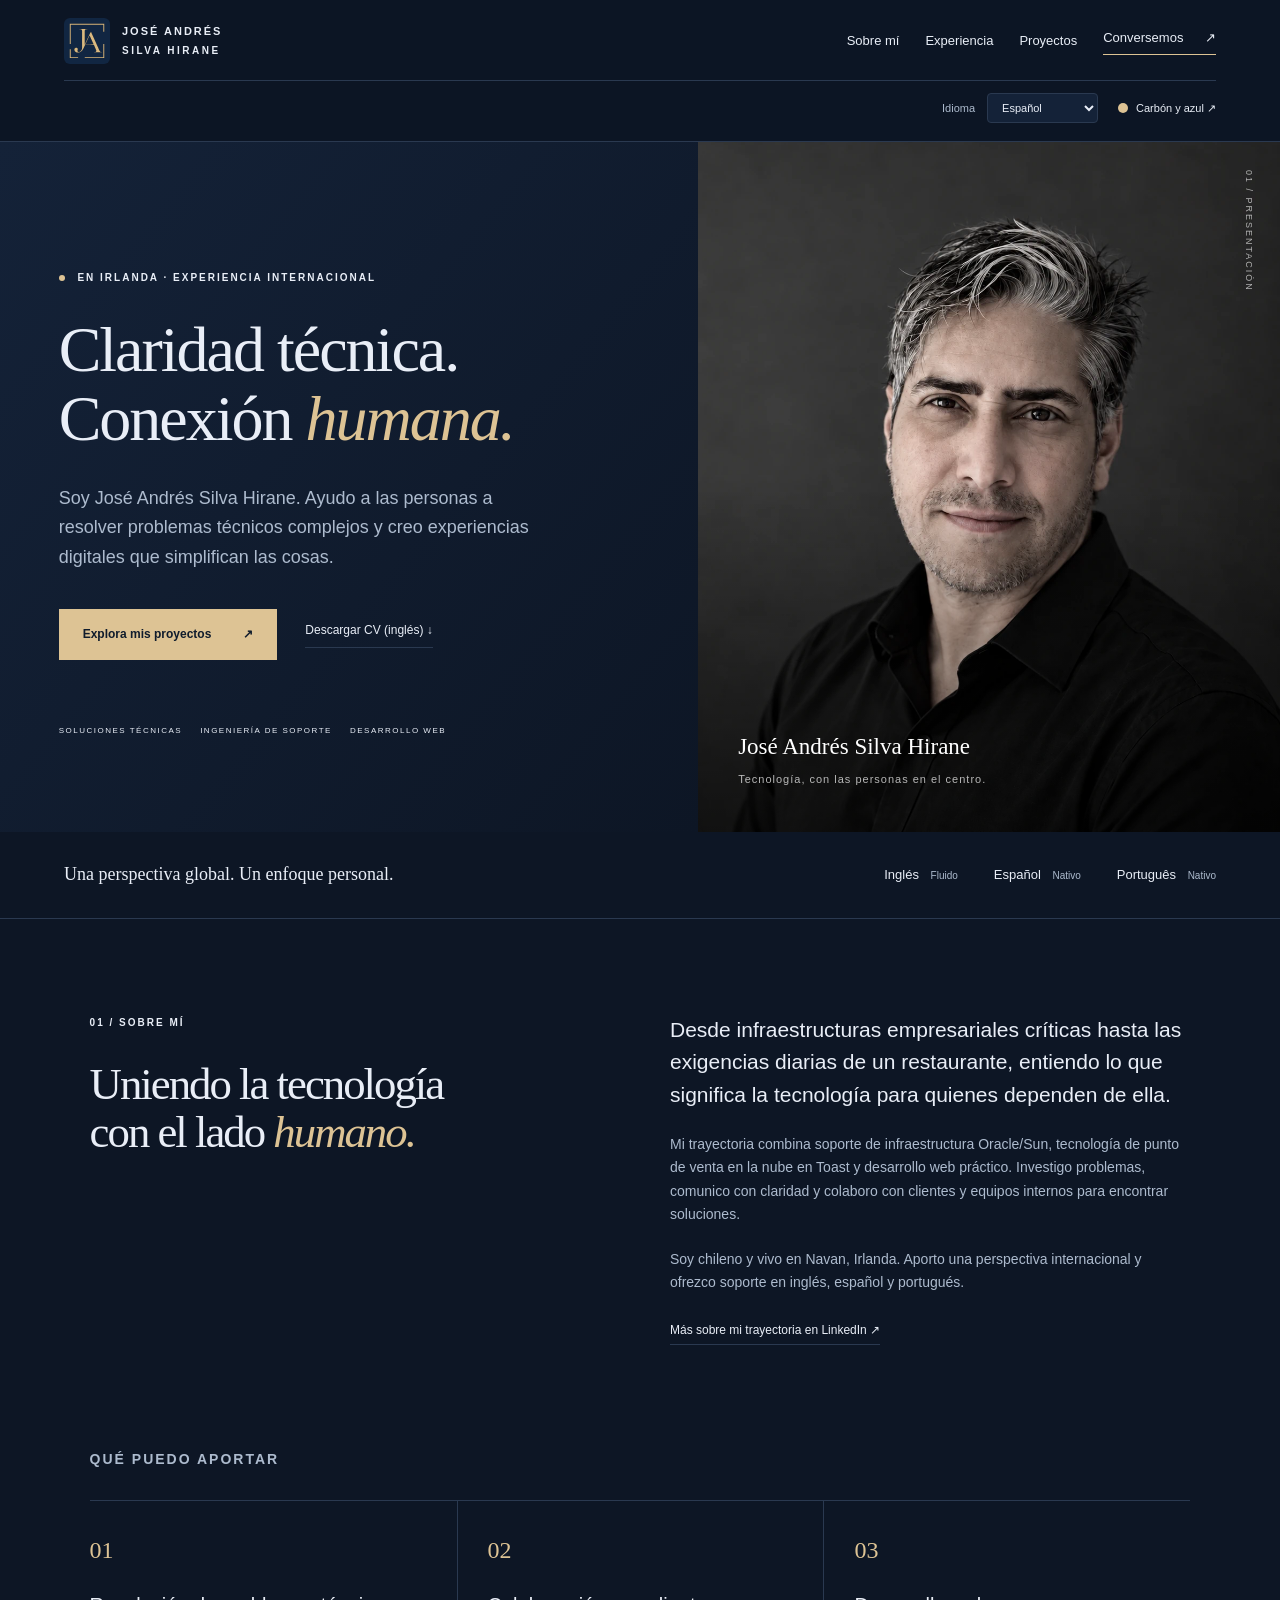
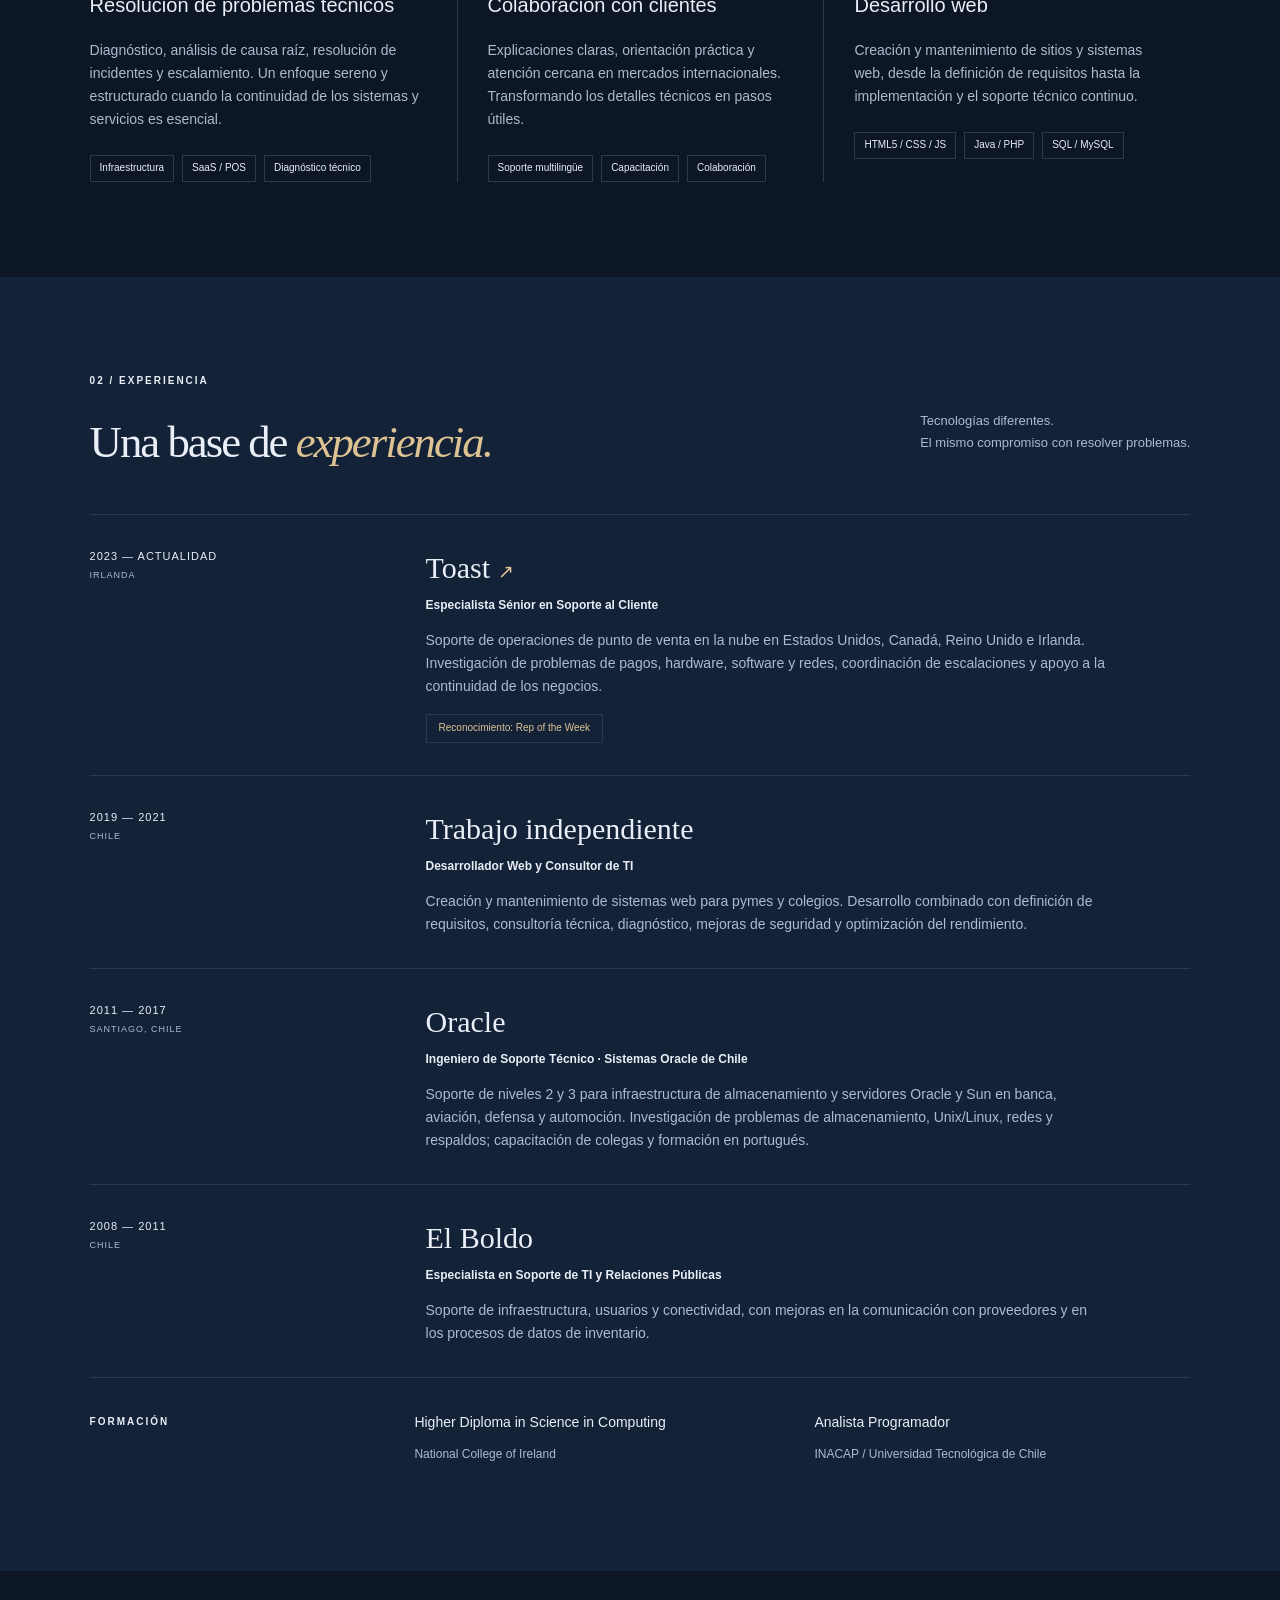
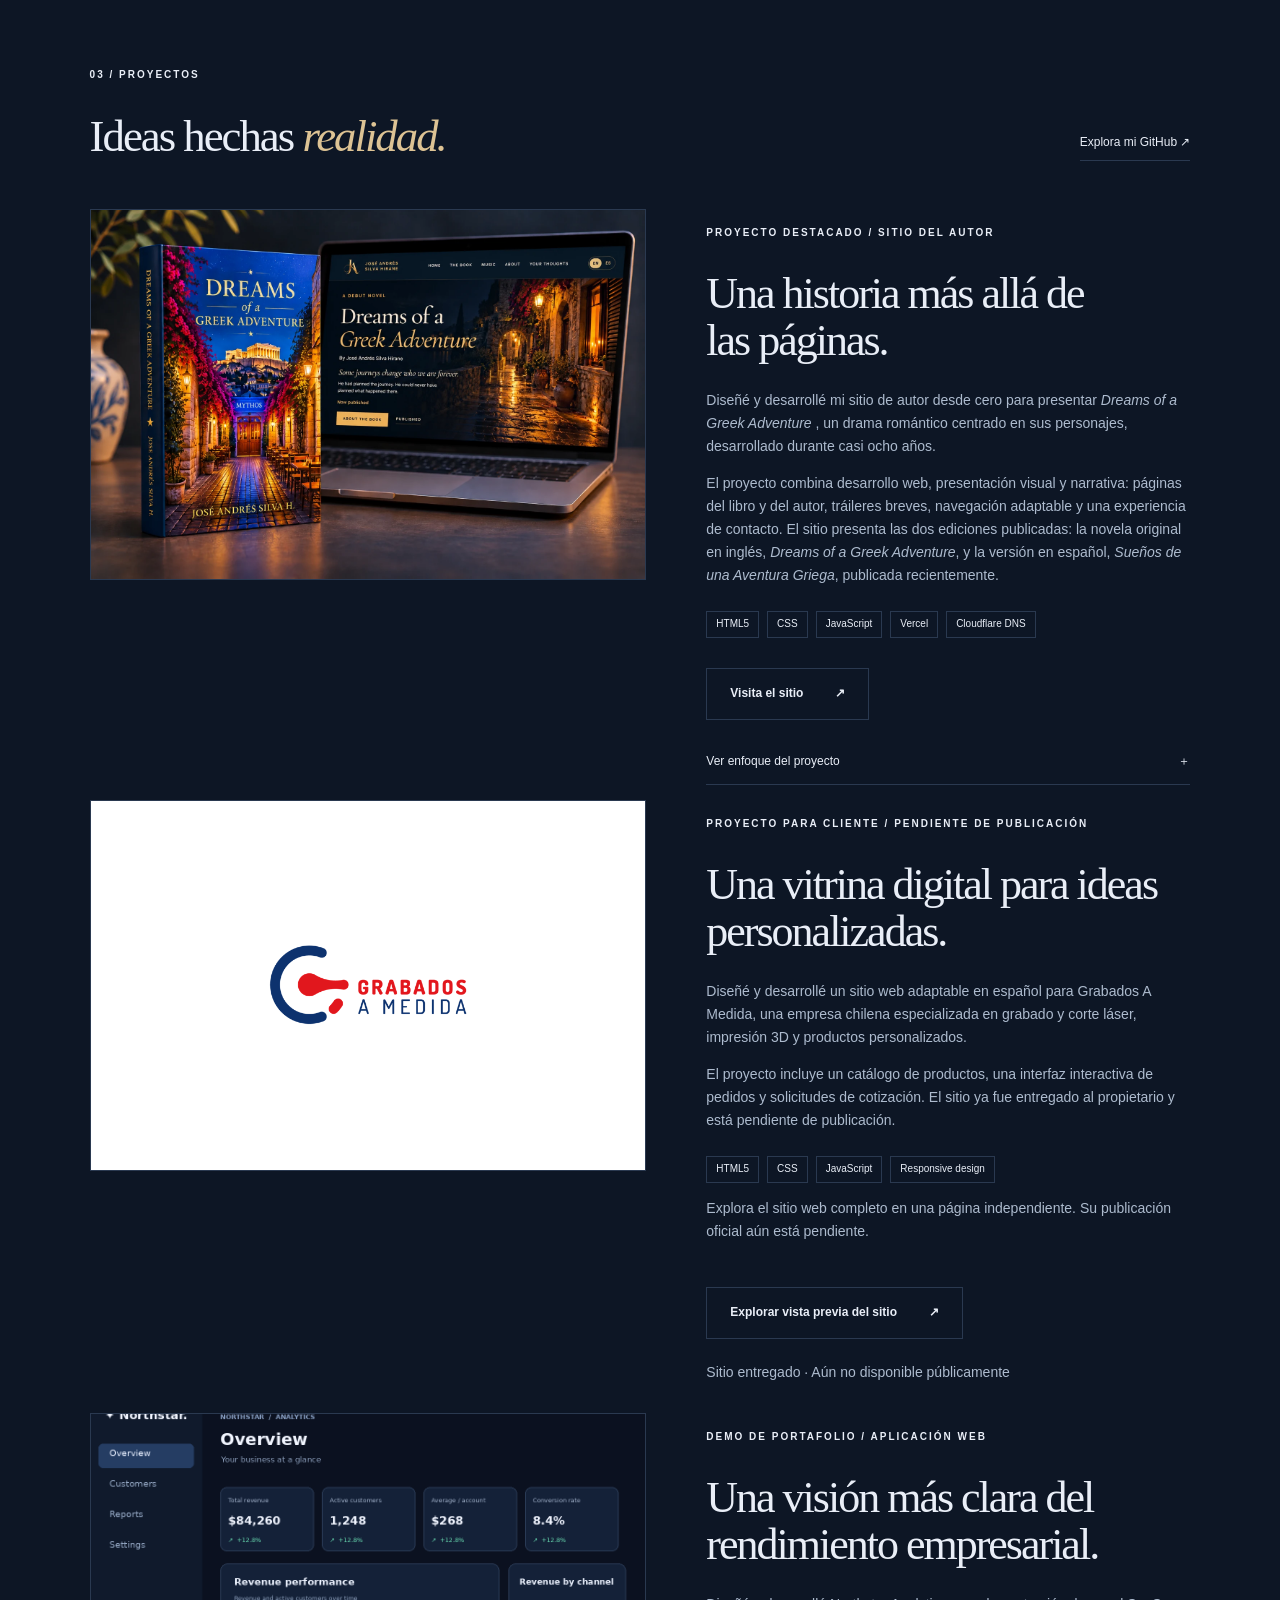
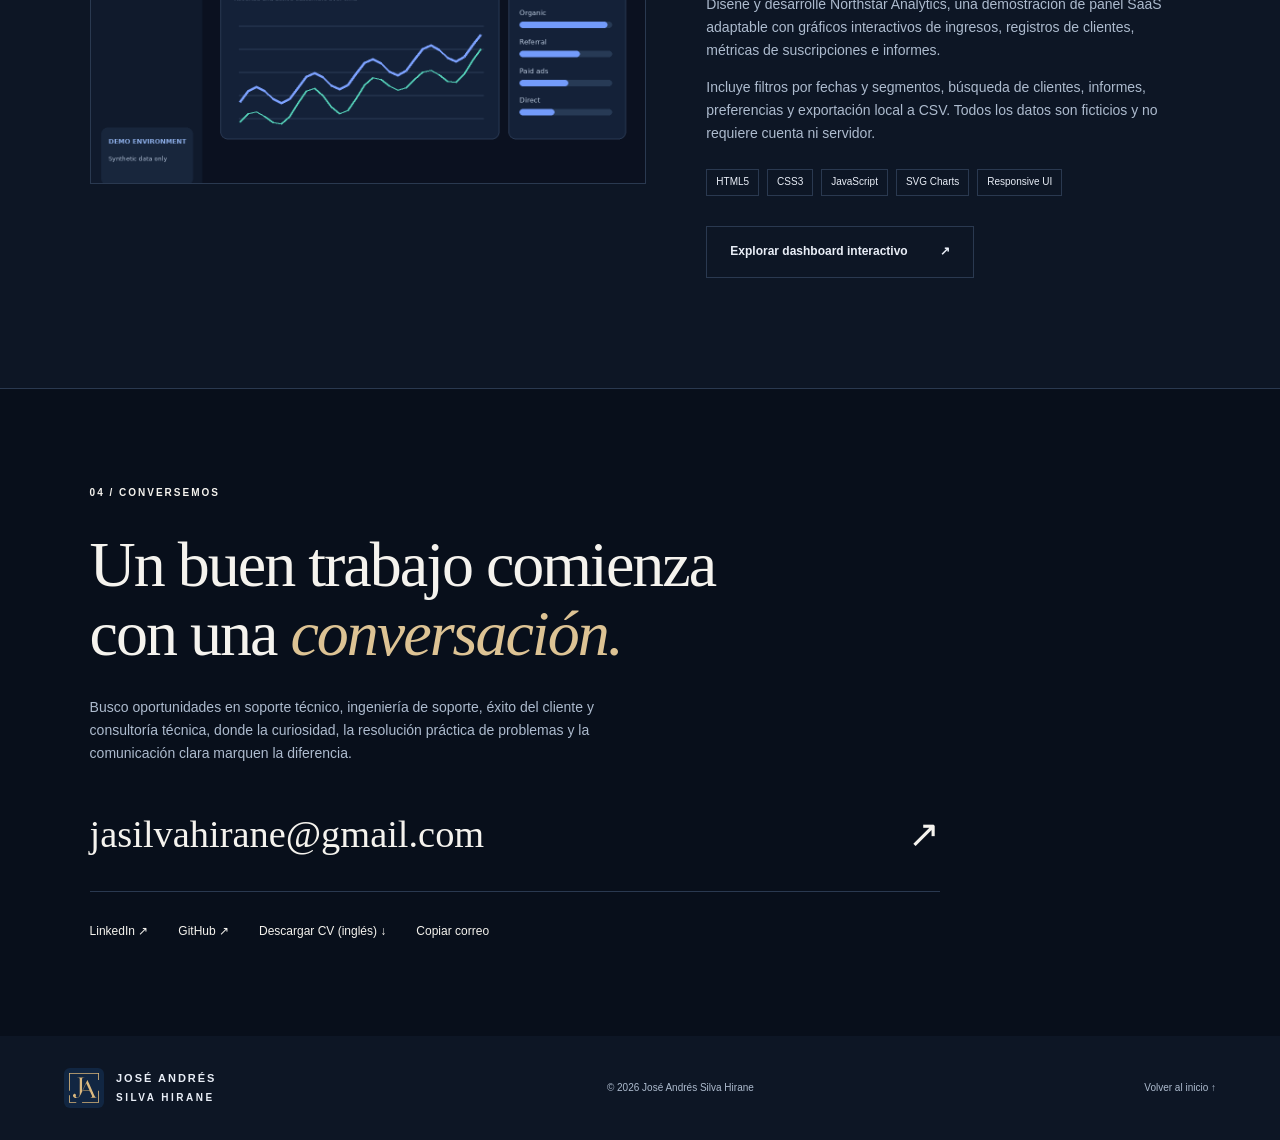
<file: navy/es.html>
<!doctype html>
<html lang="es">
    <head>
        <meta charset="utf-8" />
        <meta name="viewport" content="width=device-width,initial-scale=1" />
        <meta
            name="description"
            content="José Andrés Silva Hirane — soluciones técnicas, ingeniería de soporte y desarrollo web. Profesional multilingüe en Irlanda."
        />
        <meta name="theme-color" content="#15263f" />
        <title>José Andrés Silva Hirane — Soluciones Técnicas</title>
        <link rel="icon" type="image/x-icon" href="assets/favicon.ico" />
        <link rel="stylesheet" href="style.css" />
        <script src="script.js" defer></script>
    </head>
    <body data-theme="navy">
        <a class="skip" href="#main">Saltar al contenido</a>
        <header>
            <a class="brand" href="#home" aria-label="José Andrés Silva Hirane — inicio">
                <img src="assets/monogram.svg" alt="" width="46" height="46" />
                <span>
                    JOSÉ ANDRÉS
                    <span>SILVA HIRANE</span>
                </span>
            </a>
            <button class="menu" aria-expanded="false" aria-controls="navigation">
                Menú
                <span>＋</span>
            </button>
            <nav id="navigation" aria-label="Navegación principal">
                <a href="#about">Sobre mí</a>
                <a href="#experience">Experiencia</a>
                <a href="#work">Proyectos</a>
                <a class="nav-contact" href="#contact">
                    Conversemos
                    <span>↗</span>
                </a>
            </nav>
            <div class="portfolio-controls">
                <label>
                    Idioma
                    <select id="language-select" aria-label="Idioma">
                        <option value="en">English</option>
                        <option value="pt">Português</option>
                        <option value="es" selected>Español</option>
                    </select>
                </label>
                <a class="design-switch" href="../charcoal/es.html" aria-label="Diseño">
                    <span class="theme-swatch"></span>
                    Carbón y azul ↗
                </a>
            </div>
        </header>
        <main id="main">
            <section class="hero" id="home">
                <div class="hero-copy">
                    <p class="eyebrow">
                        <span class="dot"></span>
                        EN IRLANDA · EXPERIENCIA INTERNACIONAL
                    </p>
                    <h1>
                        Claridad técnica.
                        <br />
                        Conexión
                        <em>humana.</em>
                    </h1>
                    <p class="intro">
                        Soy José Andrés Silva Hirane. Ayudo a las personas a resolver problemas
                        técnicos complejos y creo experiencias digitales que simplifican las cosas.
                    </p>
                    <div class="hero-actions">
                        <a class="button" href="#work">
                            Explora mis proyectos
                            <span>↗</span>
                        </a>
                        <a
                            class="text-link"
                            href="assets/Jose-Andres-Silva-Hirane-CV.docx"
                            download
                        >
                            Descargar CV (inglés)
                            <span>↓</span>
                        </a>
                    </div>
                    <div class="hero-foot">
                        <span>SOLUCIONES TÉCNICAS</span>
                        <span>INGENIERÍA DE SOPORTE</span>
                        <span>DESARROLLO WEB</span>
                    </div>
                </div>
                <div class="portrait">
                    <img
                        src="assets/portrait.webp"
                        alt="Retrato de José Andrés Silva Hirane"
                        fetchpriority="high"
                    />
                    <div class="portrait-label">
                        <span>José Andrés Silva Hirane</span>
                        <small>Tecnología, con las personas en el centro.</small>
                    </div>
                    <span class="portrait-index">01 / PRESENTACIÓN</span>
                </div>
            </section>
            <div class="language-bar">
                <p>Una perspectiva global. Un enfoque personal.</p>
                <div>
                    <span>
                        Inglés
                        <small>Fluido</small>
                    </span>
                    <span>
                        Español
                        <small>Nativo</small>
                    </span>
                    <span>
                        Português
                        <small>Nativo</small>
                    </span>
                </div>
            </div>
            <section class="section about" id="about">
                <div>
                    <p class="eyebrow">01 / SOBRE MÍ</p>
                    <h2>
                        Uniendo la tecnología
                        <br />
                        con el lado
                        <em>humano.</em>
                    </h2>
                </div>
                <div class="about-copy">
                    <p class="lead">
                        Desde infraestructuras empresariales críticas hasta las exigencias diarias
                        de un restaurante, entiendo lo que significa la tecnología para quienes
                        dependen de ella.
                    </p>
                    <p>
                        Mi trayectoria combina soporte de infraestructura Oracle/Sun, tecnología de
                        punto de venta en la nube en Toast y desarrollo web práctico. Investigo
                        problemas, comunico con claridad y colaboro con clientes y equipos internos
                        para encontrar soluciones.
                    </p>
                    <p>
                        Soy chileno y vivo en Navan, Irlanda. Aporto una perspectiva internacional y
                        ofrezco soporte en inglés, español y portugués.
                    </p>
                    <a
                        class="text-link"
                        href="https://www.linkedin.com/in/jose-silva-hirane/"
                        target="_blank"
                        rel="noopener noreferrer"
                    >
                        Más sobre mi trayectoria en LinkedIn ↗
                    </a>
                </div>
            </section>
            <section class="section expertise">
                <p class="eyebrow">QUÉ PUEDO APORTAR</p>
                <div class="expertise-grid">
                    <article>
                        <span class="number">01</span>
                        <h3>Resolución de problemas técnicos</h3>
                        <p>
                            Diagnóstico, análisis de causa raíz, resolución de incidentes y
                            escalamiento. Un enfoque sereno y estructurado cuando la continuidad de
                            los sistemas y servicios es esencial.
                        </p>
                        <div class="tags">
                            <span>Infraestructura</span>
                            <span>SaaS / POS</span>
                            <span>Diagnóstico técnico</span>
                        </div>
                    </article>
                    <article>
                        <span class="number">02</span>
                        <h3>Colaboración con clientes</h3>
                        <p>
                            Explicaciones claras, orientación práctica y atención cercana en
                            mercados internacionales. Transformando los detalles técnicos en pasos
                            útiles.
                        </p>
                        <div class="tags">
                            <span>Soporte multilingüe</span>
                            <span>Capacitación</span>
                            <span>Colaboración</span>
                        </div>
                    </article>
                    <article>
                        <span class="number">03</span>
                        <h3>Desarrollo web</h3>
                        <p>
                            Creación y mantenimiento de sitios y sistemas web, desde la definición
                            de requisitos hasta la implementación y el soporte técnico continuo.
                        </p>
                        <div class="tags">
                            <span>HTML5 / CSS / JS</span>
                            <span>Java / PHP</span>
                            <span>SQL / MySQL</span>
                        </div>
                    </article>
                </div>
            </section>
            <section class="experience section" id="experience">
                <div class="section-top">
                    <div>
                        <p class="eyebrow">02 / EXPERIENCIA</p>
                        <h2>
                            Una base de
                            <em>experiencia.</em>
                        </h2>
                    </div>
                    <p>
                        Tecnologías diferentes.
                        <br />
                        El mismo compromiso con resolver problemas.
                    </p>
                </div>
                <div class="timeline">
                    <article>
                        <div class="date">
                            2023 — ACTUALIDAD
                            <br />
                            <small>IRLANDA</small>
                        </div>
                        <div>
                            <h3>
                                Toast
                                <span>↗</span>
                            </h3>
                            <p class="role">Especialista Sénior en Soporte al Cliente</p>
                            <p>
                                Soporte de operaciones de punto de venta en la nube en Estados
                                Unidos, Canadá, Reino Unido e Irlanda. Investigación de problemas de
                                pagos, hardware, software y redes, coordinación de escalaciones y
                                apoyo a la continuidad de los negocios.
                            </p>
                            <span class="achievement">Reconocimiento: Rep of the Week</span>
                        </div>
                    </article>
                    <article>
                        <div class="date">
                            2019 — 2021
                            <br />
                            <small>CHILE</small>
                        </div>
                        <div>
                            <h3>Trabajo independiente</h3>
                            <p class="role">Desarrollador Web y Consultor de TI</p>
                            <p>
                                Creación y mantenimiento de sistemas web para pymes y colegios.
                                Desarrollo combinado con definición de requisitos, consultoría
                                técnica, diagnóstico, mejoras de seguridad y optimización del
                                rendimiento.
                            </p>
                        </div>
                    </article>
                    <article>
                        <div class="date">
                            2011 — 2017
                            <br />
                            <small>SANTIAGO, CHILE</small>
                        </div>
                        <div>
                            <h3>Oracle</h3>
                            <p class="role">
                                Ingeniero de Soporte Técnico · Sistemas Oracle de Chile
                            </p>
                            <p>
                                Soporte de niveles 2 y 3 para infraestructura de almacenamiento y
                                servidores Oracle y Sun en banca, aviación, defensa y automoción.
                                Investigación de problemas de almacenamiento, Unix/Linux, redes y
                                respaldos; capacitación de colegas y formación en portugués.
                            </p>
                        </div>
                    </article>
                    <article>
                        <div class="date">
                            2008 — 2011
                            <br />
                            <small>CHILE</small>
                        </div>
                        <div>
                            <h3>El Boldo</h3>
                            <p class="role">Especialista en Soporte de TI y Relaciones Públicas</p>
                            <p>
                                Soporte de infraestructura, usuarios y conectividad, con mejoras en
                                la comunicación con proveedores y en los procesos de datos de
                                inventario.
                            </p>
                        </div>
                    </article>
                </div>
                <div class="education">
                    <p class="eyebrow">FORMACIÓN</p>
                    <div>
                        <h3>Higher Diploma in Science in Computing</h3>
                        <p>National College of Ireland</p>
                    </div>
                    <div>
                        <h3>Analista Programador</h3>
                        <p>INACAP / Universidad Tecnológica de Chile</p>
                    </div>
                </div>
            </section>
            <section class="work section" id="work">
                <div class="section-top">
                    <div>
                        <p class="eyebrow">03 / PROYECTOS</p>
                        <h2>
                            Ideas hechas
                            <em>realidad.</em>
                        </h2>
                    </div>
                    <a
                        class="text-link"
                        href="https://github.com/Josan2k2"
                        target="_blank"
                        rel="noopener noreferrer"
                    >
                        Explora mi GitHub ↗
                    </a>
                </div>
                <article class="project">
                    <a
                        class="project-art project-art-showcase"
                        href="https://adreamcalledgreece.com"
                        target="_blank"
                        rel="noopener noreferrer"
                        aria-label="Visita el sitio del autor de Dreams of a Greek Adventure"
                    >
                        <img src="assets/dreams-greek-adventure-showcase.webp" alt="Libro de tapa dura Dreams of a Greek Adventure junto a un portátil con el sitio web del autor" loading="lazy" decoding="async" />
                    </a>
                    <div class="project-copy">
                        <p class="eyebrow">PROYECTO DESTACADO / SITIO DEL AUTOR</p>
                        <h3>
                            Una historia más allá de
                            <br />
                            las páginas.
                        </h3>
                        <p>
                            Diseñé y desarrollé mi sitio de autor desde cero para presentar
                            <cite>Dreams of a Greek Adventure</cite>
                            , un drama romántico centrado en sus personajes, desarrollado durante
                            casi ocho años.
                        </p>
                        <p>
                            El proyecto combina desarrollo web, presentación visual y narrativa:
                            páginas del libro y del autor, tráileres breves, navegación adaptable y
                            una experiencia de contacto. El sitio presenta las dos ediciones publicadas:
                            la novela original en inglés, <cite>Dreams of a Greek Adventure</cite>,
                            y la versión en español, <cite>Sueños de una Aventura Griega</cite>, publicada recientemente.
                        </p>
                        <div class="tags">
                            <span>HTML5</span>
                            <span>CSS</span>
                            <span>JavaScript</span>
                            <span>Vercel</span>
                            <span>Cloudflare DNS</span>
                        </div>
                        <a
                            class="button light"
                            href="https://adreamcalledgreece.com"
                            target="_blank"
                            rel="noopener noreferrer"
                        >
                            Visita el sitio
                            <span>↗</span>
                        </a>
                        <button
                            class="details"
                            aria-expanded="false"
                            aria-controls="project-details"
                        >
                            Ver enfoque del proyecto
                            <span>＋</span>
                        </button>
                        <div id="project-details" hidden>
                            <p>
                                <strong>Objetivo:</strong>
                                Crear un espacio coherente para el libro, su autor y su narrativa
                                visual.
                            </p>
                            <p>
                                <strong>Mi función:</strong>
                                Diseño del sitio, desarrollo front-end, integración de contenido y
                                configuración del despliegue.
                            </p>
                            <p>
                                <strong>Implementación:</strong>
                                Diseños adaptables, navegación fija, presentación de vídeos,
                                integración de formulario de contacto, sitemap y robots.txt.
                            </p>
                        </div>
                    </div>
                </article>

                <article class="project project-client">
                    <a class="project-art project-art-grabados" href="../grabados/index.html" target="_blank" rel="noopener noreferrer" aria-label="Preview Grabados a Medida website">
                        <img src="assets/grabados-a-medida-logo.png" alt="Grabados a Medida logo" loading="lazy" decoding="async" />
                    </a>
                    <div class="project-copy">
                        <p class="eyebrow">PROYECTO PARA CLIENTE / PENDIENTE DE PUBLICACIÓN</p>
                        <h3>Una vitrina digital para ideas personalizadas.</h3>
                        <p>Diseñé y desarrollé un sitio web adaptable en español para Grabados A Medida, una empresa chilena especializada en grabado y corte láser, impresión 3D y productos personalizados.</p>
                        <p>El proyecto incluye un catálogo de productos, una interfaz interactiva de pedidos y solicitudes de cotización. El sitio ya fue entregado al propietario y está pendiente de publicación.</p>
                        <div class="tags"><span>HTML5</span><span>CSS</span><span>JavaScript</span><span>Responsive design</span></div>
                        <p class="project-preview-note">Explora el sitio web completo en una página independiente. Su publicación oficial aún está pendiente.</p>
                        <a class="button light" href="../grabados/index.html" target="_blank" rel="noopener noreferrer">Explorar vista previa del sitio <span>↗</span></a>
                        <p class="project-launch-status">Sitio entregado · Aún no disponible públicamente</p>
                    </div>
                </article>

                <article class="project project-client">
                    <a class="project-art project-art-dashboard" href="../dashboard/index.html" target="_blank" rel="noopener noreferrer" aria-label="Preview Northstar Analytics dashboard">
                        <img src="assets/northstar-dashboard.png" alt="Northstar Analytics dashboard preview with charts and metrics" loading="lazy" decoding="async" />
                    </a>
                    <div class="project-copy">
                        <p class="eyebrow">DEMO DE PORTAFOLIO / APLICACIÓN WEB</p>
                        <h3>Una visión más clara del rendimiento empresarial.</h3>
                        <p>Diseñé y desarrollé Northstar Analytics, una demostración de panel SaaS adaptable con gráficos interactivos de ingresos, registros de clientes, métricas de suscripciones e informes.</p>
                        <p>Incluye filtros por fechas y segmentos, búsqueda de clientes, informes, preferencias y exportación local a CSV. Todos los datos son ficticios y no requiere cuenta ni servidor.</p>
                        <div class="tags"><span>HTML5</span><span>CSS3</span><span>JavaScript</span><span>SVG Charts</span><span>Responsive UI</span></div>
                        <a class="button light" href="../dashboard/index.html" target="_blank" rel="noopener noreferrer">Explorar dashboard interactivo <span>↗</span></a>
                    </div>
                </article>
            </section>
            <section class="contact section" id="contact">
                <p class="eyebrow">04 / CONVERSEMOS</p>
                <h2>
                    Un buen trabajo comienza
                    <br />
                    con una
                    <em>conversación.</em>
                </h2>
                <p>
                    Busco oportunidades en soporte técnico, ingeniería de soporte, éxito del cliente
                    y consultoría técnica, donde la curiosidad, la resolución práctica de problemas
                    y la comunicación clara marquen la diferencia.
                </p>
                <a class="email" href="mailto:jasilvahirane@gmail.com">
                    jasilvahirane@gmail.com
                    <span>↗</span>
                </a>
                <div class="contact-links">
                    <a
                        href="https://www.linkedin.com/in/jose-silva-hirane/"
                        target="_blank"
                        rel="noopener noreferrer"
                    >
                        LinkedIn ↗
                    </a>
                    <a href="https://github.com/Josan2k2" target="_blank" rel="noopener noreferrer">
                        GitHub ↗
                    </a>
                    <a href="assets/Jose-Andres-Silva-Hirane-CV.docx" download>
                        Descargar CV (inglés) ↓
                    </a>
                    <button id="copy-email">Copiar correo</button>
                    <span id="copy-status" role="status"></span>
                </div>
            </section>
        </main>
        <footer>
            <a class="brand" href="#home">
                <img src="assets/monogram.svg" alt="JA monogram" width="40" height="40" />
                <span>
                    JOSÉ ANDRÉS
                    <span>SILVA HIRANE</span>
                </span>
            </a>
            <p>
                ©
                <span id="year">2026</span>
                José Andrés Silva Hirane
            </p>
            <a href="#home">Volver al inicio ↑</a>
        </footer>
    </body>
</html>
</file>
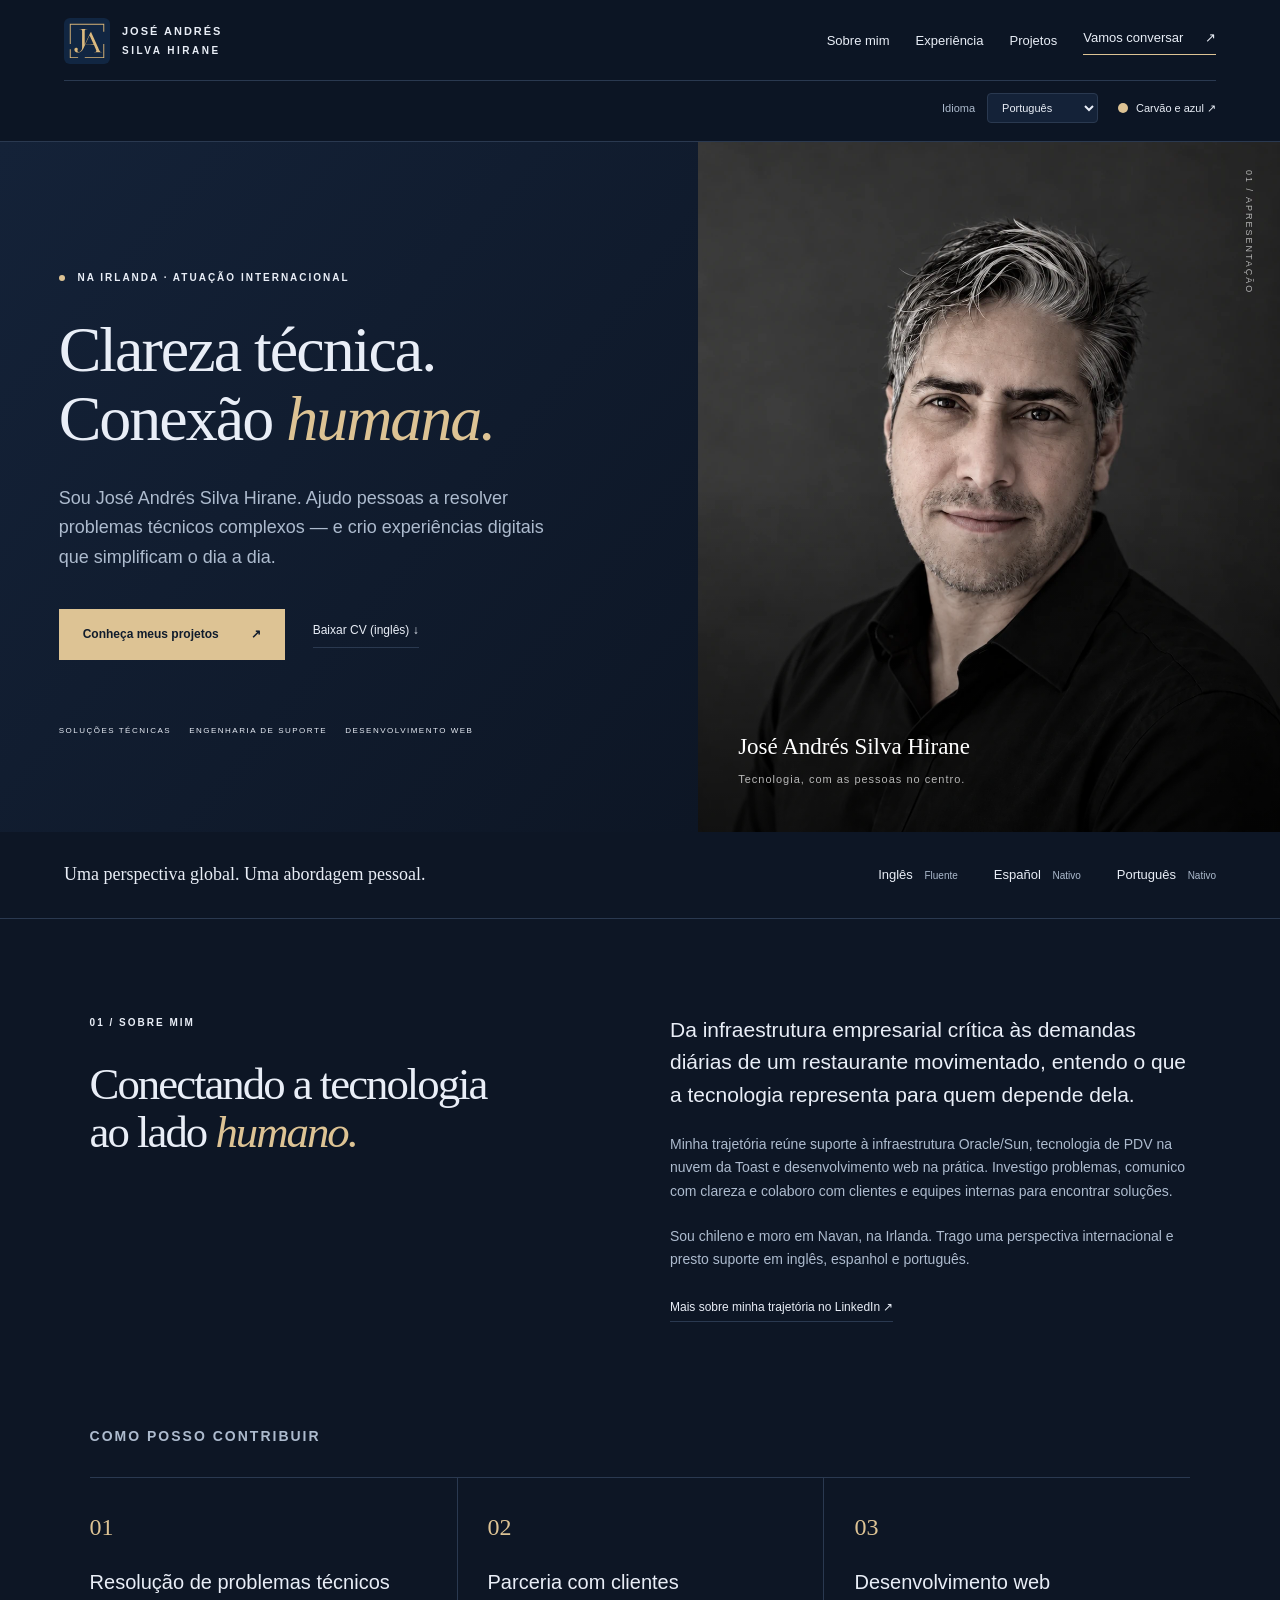
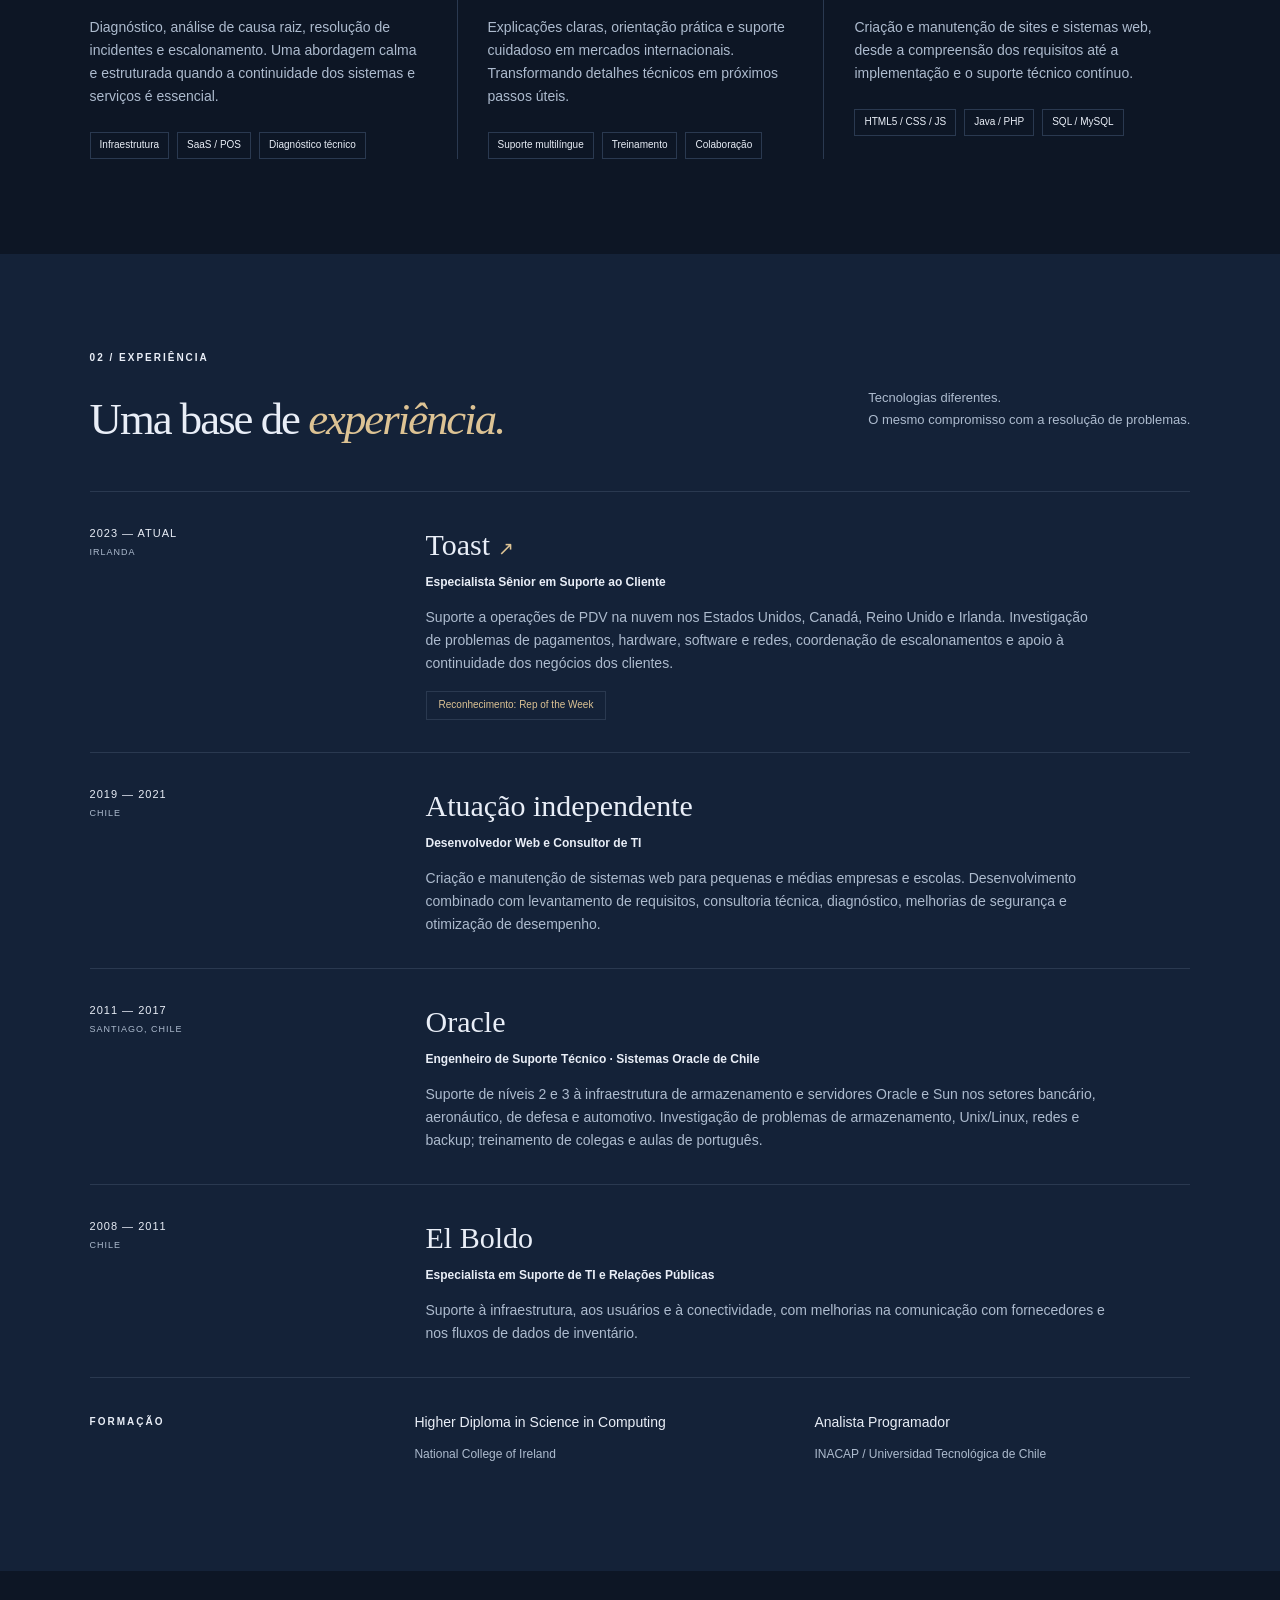
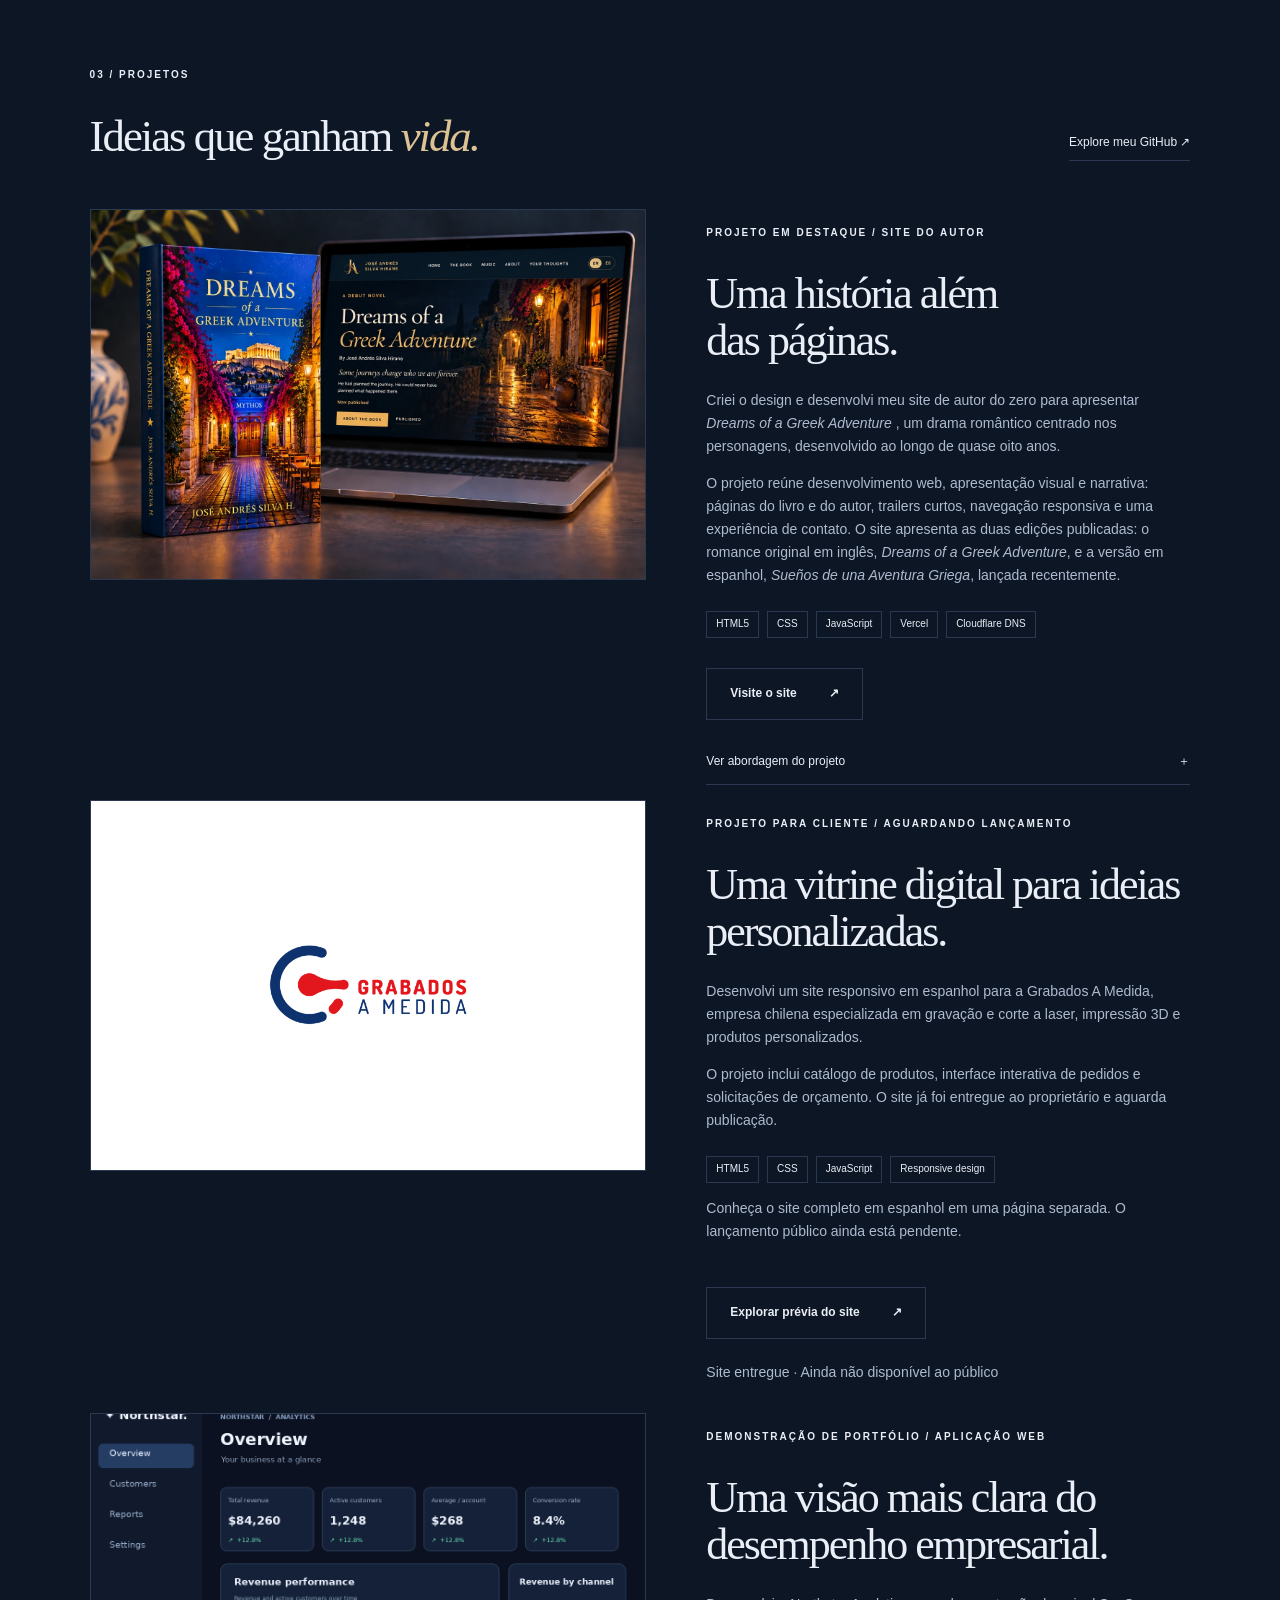
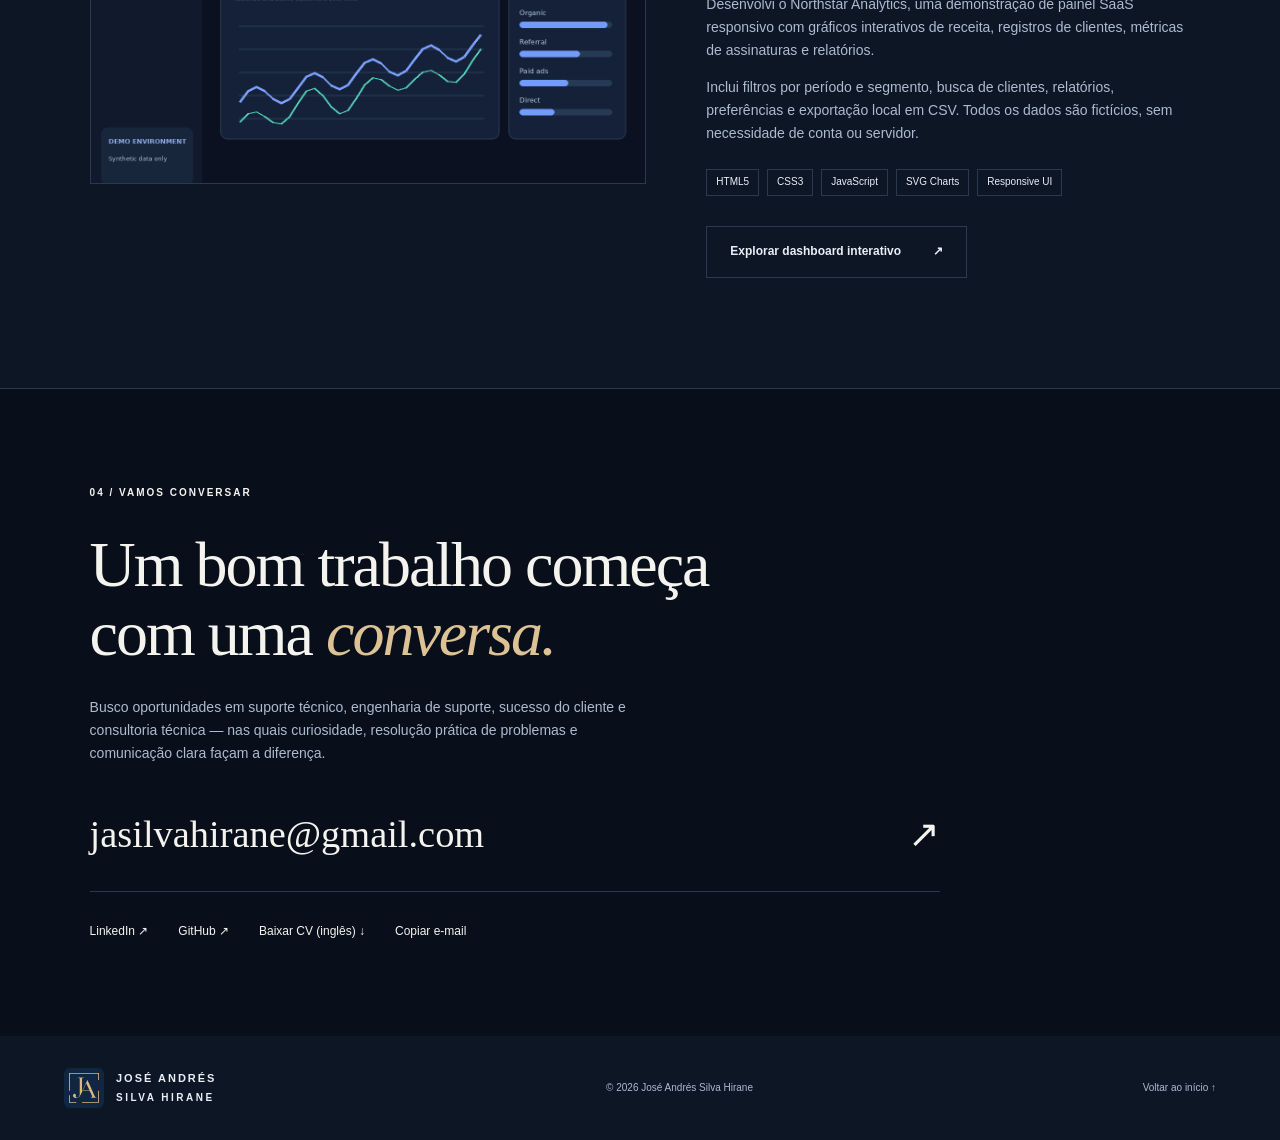
<file: navy/pt.html>
<!doctype html>
<html lang="pt">
    <head>
        <meta charset="utf-8" />
        <meta name="viewport" content="width=device-width,initial-scale=1" />
        <meta
            name="description"
            content="José Andrés Silva Hirane — soluções técnicas, engenharia de suporte e desenvolvimento web. Profissional multilíngue na Irlanda."
        />
        <meta name="theme-color" content="#15263f" />
        <title>José Andrés Silva Hirane — Soluções Técnicas</title>
        <link rel="icon" type="image/x-icon" href="assets/favicon.ico" />
        <link rel="stylesheet" href="style.css" />
        <script src="script.js" defer></script>
    </head>
    <body data-theme="navy">
        <a class="skip" href="#main">Ir para o conteúdo</a>
        <header>
            <a class="brand" href="#home" aria-label="José Andrés Silva Hirane — início">
                <img src="assets/monogram.svg" alt="" width="46" height="46" />
                <span>
                    JOSÉ ANDRÉS
                    <span>SILVA HIRANE</span>
                </span>
            </a>
            <button class="menu" aria-expanded="false" aria-controls="navigation">
                Menu
                <span>＋</span>
            </button>
            <nav id="navigation" aria-label="Navegação principal">
                <a href="#about">Sobre mim</a>
                <a href="#experience">Experiência</a>
                <a href="#work">Projetos</a>
                <a class="nav-contact" href="#contact">
                    Vamos conversar
                    <span>↗</span>
                </a>
            </nav>
            <div class="portfolio-controls">
                <label>
                    Idioma
                    <select id="language-select" aria-label="Idioma">
                        <option value="en">English</option>
                        <option value="pt" selected>Português</option>
                        <option value="es">Español</option>
                    </select>
                </label>
                <a class="design-switch" href="../charcoal/pt.html" aria-label="Design">
                    <span class="theme-swatch"></span>
                    Carvão e azul ↗
                </a>
            </div>
        </header>
        <main id="main">
            <section class="hero" id="home">
                <div class="hero-copy">
                    <p class="eyebrow">
                        <span class="dot"></span>
                        NA IRLANDA · ATUAÇÃO INTERNACIONAL
                    </p>
                    <h1>
                        Clareza técnica.
                        <br />
                        Conexão
                        <em>humana.</em>
                    </h1>
                    <p class="intro">
                        Sou José Andrés Silva Hirane. Ajudo pessoas a resolver problemas técnicos
                        complexos — e crio experiências digitais que simplificam o dia a dia.
                    </p>
                    <div class="hero-actions">
                        <a class="button" href="#work">
                            Conheça meus projetos
                            <span>↗</span>
                        </a>
                        <a
                            class="text-link"
                            href="assets/Jose-Andres-Silva-Hirane-CV.docx"
                            download
                        >
                            Baixar CV (inglês)
                            <span>↓</span>
                        </a>
                    </div>
                    <div class="hero-foot">
                        <span>SOLUÇÕES TÉCNICAS</span>
                        <span>ENGENHARIA DE SUPORTE</span>
                        <span>DESENVOLVIMENTO WEB</span>
                    </div>
                </div>
                <div class="portrait">
                    <img
                        src="assets/portrait.webp"
                        alt="Retrato de José Andrés Silva Hirane"
                        fetchpriority="high"
                    />
                    <div class="portrait-label">
                        <span>José Andrés Silva Hirane</span>
                        <small>Tecnologia, com as pessoas no centro.</small>
                    </div>
                    <span class="portrait-index">01 / APRESENTAÇÃO</span>
                </div>
            </section>
            <div class="language-bar">
                <p>Uma perspectiva global. Uma abordagem pessoal.</p>
                <div>
                    <span>
                        Inglês
                        <small>Fluente</small>
                    </span>
                    <span>
                        Español
                        <small>Nativo</small>
                    </span>
                    <span>
                        Português
                        <small>Nativo</small>
                    </span>
                </div>
            </div>
            <section class="section about" id="about">
                <div>
                    <p class="eyebrow">01 / SOBRE MIM</p>
                    <h2>
                        Conectando a tecnologia
                        <br />
                        ao lado
                        <em>humano.</em>
                    </h2>
                </div>
                <div class="about-copy">
                    <p class="lead">
                        Da infraestrutura empresarial crítica às demandas diárias de um restaurante
                        movimentado, entendo o que a tecnologia representa para quem depende dela.
                    </p>
                    <p>
                        Minha trajetória reúne suporte à infraestrutura Oracle/Sun, tecnologia de
                        PDV na nuvem da Toast e desenvolvimento web na prática. Investigo problemas,
                        comunico com clareza e colaboro com clientes e equipes internas para
                        encontrar soluções.
                    </p>
                    <p>
                        Sou chileno e moro em Navan, na Irlanda. Trago uma perspectiva internacional
                        e presto suporte em inglês, espanhol e português.
                    </p>
                    <a
                        class="text-link"
                        href="https://www.linkedin.com/in/jose-silva-hirane/"
                        target="_blank"
                        rel="noopener noreferrer"
                    >
                        Mais sobre minha trajetória no LinkedIn ↗
                    </a>
                </div>
            </section>
            <section class="section expertise">
                <p class="eyebrow">COMO POSSO CONTRIBUIR</p>
                <div class="expertise-grid">
                    <article>
                        <span class="number">01</span>
                        <h3>Resolução de problemas técnicos</h3>
                        <p>
                            Diagnóstico, análise de causa raiz, resolução de incidentes e
                            escalonamento. Uma abordagem calma e estruturada quando a continuidade
                            dos sistemas e serviços é essencial.
                        </p>
                        <div class="tags">
                            <span>Infraestrutura</span>
                            <span>SaaS / POS</span>
                            <span>Diagnóstico técnico</span>
                        </div>
                    </article>
                    <article>
                        <span class="number">02</span>
                        <h3>Parceria com clientes</h3>
                        <p>
                            Explicações claras, orientação prática e suporte cuidadoso em mercados
                            internacionais. Transformando detalhes técnicos em próximos passos
                            úteis.
                        </p>
                        <div class="tags">
                            <span>Suporte multilíngue</span>
                            <span>Treinamento</span>
                            <span>Colaboração</span>
                        </div>
                    </article>
                    <article>
                        <span class="number">03</span>
                        <h3>Desenvolvimento web</h3>
                        <p>
                            Criação e manutenção de sites e sistemas web, desde a compreensão dos
                            requisitos até a implementação e o suporte técnico contínuo.
                        </p>
                        <div class="tags">
                            <span>HTML5 / CSS / JS</span>
                            <span>Java / PHP</span>
                            <span>SQL / MySQL</span>
                        </div>
                    </article>
                </div>
            </section>
            <section class="experience section" id="experience">
                <div class="section-top">
                    <div>
                        <p class="eyebrow">02 / EXPERIÊNCIA</p>
                        <h2>
                            Uma base de
                            <em>experiência.</em>
                        </h2>
                    </div>
                    <p>
                        Tecnologias diferentes.
                        <br />
                        O mesmo compromisso com a resolução de problemas.
                    </p>
                </div>
                <div class="timeline">
                    <article>
                        <div class="date">
                            2023 — ATUAL
                            <br />
                            <small>IRLANDA</small>
                        </div>
                        <div>
                            <h3>
                                Toast
                                <span>↗</span>
                            </h3>
                            <p class="role">Especialista Sênior em Suporte ao Cliente</p>
                            <p>
                                Suporte a operações de PDV na nuvem nos Estados Unidos, Canadá,
                                Reino Unido e Irlanda. Investigação de problemas de pagamentos,
                                hardware, software e redes, coordenação de escalonamentos e apoio à
                                continuidade dos negócios dos clientes.
                            </p>
                            <span class="achievement">Reconhecimento: Rep of the Week</span>
                        </div>
                    </article>
                    <article>
                        <div class="date">
                            2019 — 2021
                            <br />
                            <small>CHILE</small>
                        </div>
                        <div>
                            <h3>Atuação independente</h3>
                            <p class="role">Desenvolvedor Web e Consultor de TI</p>
                            <p>
                                Criação e manutenção de sistemas web para pequenas e médias empresas
                                e escolas. Desenvolvimento combinado com levantamento de requisitos,
                                consultoria técnica, diagnóstico, melhorias de segurança e
                                otimização de desempenho.
                            </p>
                        </div>
                    </article>
                    <article>
                        <div class="date">
                            2011 — 2017
                            <br />
                            <small>SANTIAGO, CHILE</small>
                        </div>
                        <div>
                            <h3>Oracle</h3>
                            <p class="role">
                                Engenheiro de Suporte Técnico · Sistemas Oracle de Chile
                            </p>
                            <p>
                                Suporte de níveis 2 e 3 à infraestrutura de armazenamento e
                                servidores Oracle e Sun nos setores bancário, aeronáutico, de defesa
                                e automotivo. Investigação de problemas de armazenamento,
                                Unix/Linux, redes e backup; treinamento de colegas e aulas de
                                português.
                            </p>
                        </div>
                    </article>
                    <article>
                        <div class="date">
                            2008 — 2011
                            <br />
                            <small>CHILE</small>
                        </div>
                        <div>
                            <h3>El Boldo</h3>
                            <p class="role">Especialista em Suporte de TI e Relações Públicas</p>
                            <p>
                                Suporte à infraestrutura, aos usuários e à conectividade, com
                                melhorias na comunicação com fornecedores e nos fluxos de dados de
                                inventário.
                            </p>
                        </div>
                    </article>
                </div>
                <div class="education">
                    <p class="eyebrow">FORMAÇÃO</p>
                    <div>
                        <h3>Higher Diploma in Science in Computing</h3>
                        <p>National College of Ireland</p>
                    </div>
                    <div>
                        <h3>Analista Programador</h3>
                        <p>INACAP / Universidad Tecnológica de Chile</p>
                    </div>
                </div>
            </section>
            <section class="work section" id="work">
                <div class="section-top">
                    <div>
                        <p class="eyebrow">03 / PROJETOS</p>
                        <h2>
                            Ideias que ganham
                            <em>vida.</em>
                        </h2>
                    </div>
                    <a
                        class="text-link"
                        href="https://github.com/Josan2k2"
                        target="_blank"
                        rel="noopener noreferrer"
                    >
                        Explore meu GitHub ↗
                    </a>
                </div>
                <article class="project">
                    <a
                        class="project-art project-art-showcase"
                        href="https://adreamcalledgreece.com"
                        target="_blank"
                        rel="noopener noreferrer"
                        aria-label="Visite o site do autor de Dreams of a Greek Adventure"
                    >
                        <img src="assets/dreams-greek-adventure-showcase.webp" alt="Livro de capa dura Dreams of a Greek Adventure ao lado de um portátil com o site do autor" loading="lazy" decoding="async" />
                    </a>
                    <div class="project-copy">
                        <p class="eyebrow">PROJETO EM DESTAQUE / SITE DO AUTOR</p>
                        <h3>
                            Uma história além
                            <br />
                            das páginas.
                        </h3>
                        <p>
                            Criei o design e desenvolvi meu site de autor do zero para apresentar
                            <cite>Dreams of a Greek Adventure</cite>
                            , um drama romântico centrado nos personagens, desenvolvido ao longo de
                            quase oito anos.
                        </p>
                        <p>
                            O projeto reúne desenvolvimento web, apresentação visual e narrativa:
                            páginas do livro e do autor, trailers curtos, navegação responsiva e uma
                            experiência de contato. O site apresenta as duas edições publicadas:
                            o romance original em inglês, <cite>Dreams of a Greek Adventure</cite>,
                            e a versão em espanhol, <cite>Sueños de una Aventura Griega</cite>, lançada recentemente.
                        </p>
                        <div class="tags">
                            <span>HTML5</span>
                            <span>CSS</span>
                            <span>JavaScript</span>
                            <span>Vercel</span>
                            <span>Cloudflare DNS</span>
                        </div>
                        <a
                            class="button light"
                            href="https://adreamcalledgreece.com"
                            target="_blank"
                            rel="noopener noreferrer"
                        >
                            Visite o site
                            <span>↗</span>
                        </a>
                        <button
                            class="details"
                            aria-expanded="false"
                            aria-controls="project-details"
                        >
                            Ver abordagem do projeto
                            <span>＋</span>
                        </button>
                        <div id="project-details" hidden>
                            <p>
                                <strong>Objetivo:</strong>
                                Criar um espaço coeso para o livro, seu autor e sua narrativa
                                visual.
                            </p>
                            <p>
                                <strong>Meu papel:</strong>
                                Design do site, desenvolvimento front-end, integração de conteúdo e
                                configuração da publicação.
                            </p>
                            <p>
                                <strong>Implementação:</strong>
                                Layouts responsivos, navegação fixa, apresentação de vídeos,
                                integração de formulário de contato, sitemap e robots.txt.
                            </p>
                        </div>
                    </div>
                </article>

                <article class="project project-client">
                    <a class="project-art project-art-grabados" href="../grabados/index.html" target="_blank" rel="noopener noreferrer" aria-label="Preview Grabados a Medida website">
                        <img src="assets/grabados-a-medida-logo.png" alt="Grabados a Medida logo" loading="lazy" decoding="async" />
                    </a>
                    <div class="project-copy">
                        <p class="eyebrow">PROJETO PARA CLIENTE / AGUARDANDO LANÇAMENTO</p>
                        <h3>Uma vitrine digital para ideias personalizadas.</h3>
                        <p>Desenvolvi um site responsivo em espanhol para a Grabados A Medida, empresa chilena especializada em gravação e corte a laser, impressão 3D e produtos personalizados.</p>
                        <p>O projeto inclui catálogo de produtos, interface interativa de pedidos e solicitações de orçamento. O site já foi entregue ao proprietário e aguarda publicação.</p>
                        <div class="tags"><span>HTML5</span><span>CSS</span><span>JavaScript</span><span>Responsive design</span></div>
                        <p class="project-preview-note">Conheça o site completo em espanhol em uma página separada. O lançamento público ainda está pendente.</p>
                        <a class="button light" href="../grabados/index.html" target="_blank" rel="noopener noreferrer">Explorar prévia do site <span>↗</span></a>
                        <p class="project-launch-status">Site entregue · Ainda não disponível ao público</p>
                    </div>
                </article>

                <article class="project project-client">
                    <a class="project-art project-art-dashboard" href="../dashboard/index.html" target="_blank" rel="noopener noreferrer" aria-label="Preview Northstar Analytics dashboard">
                        <img src="assets/northstar-dashboard.png" alt="Northstar Analytics dashboard preview with charts and metrics" loading="lazy" decoding="async" />
                    </a>
                    <div class="project-copy">
                        <p class="eyebrow">DEMONSTRAÇÃO DE PORTFÓLIO / APLICAÇÃO WEB</p>
                        <h3>Uma visão mais clara do desempenho empresarial.</h3>
                        <p>Desenvolvi o Northstar Analytics, uma demonstração de painel SaaS responsivo com gráficos interativos de receita, registros de clientes, métricas de assinaturas e relatórios.</p>
                        <p>Inclui filtros por período e segmento, busca de clientes, relatórios, preferências e exportação local em CSV. Todos os dados são fictícios, sem necessidade de conta ou servidor.</p>
                        <div class="tags"><span>HTML5</span><span>CSS3</span><span>JavaScript</span><span>SVG Charts</span><span>Responsive UI</span></div>
                        <a class="button light" href="../dashboard/index.html" target="_blank" rel="noopener noreferrer">Explorar dashboard interativo <span>↗</span></a>
                    </div>
                </article>
            </section>
            <section class="contact section" id="contact">
                <p class="eyebrow">04 / VAMOS CONVERSAR</p>
                <h2>
                    Um bom trabalho começa
                    <br />
                    com uma
                    <em>conversa.</em>
                </h2>
                <p>
                    Busco oportunidades em suporte técnico, engenharia de suporte, sucesso do
                    cliente e consultoria técnica — nas quais curiosidade, resolução prática de
                    problemas e comunicação clara façam a diferença.
                </p>
                <a class="email" href="mailto:jasilvahirane@gmail.com">
                    jasilvahirane@gmail.com
                    <span>↗</span>
                </a>
                <div class="contact-links">
                    <a
                        href="https://www.linkedin.com/in/jose-silva-hirane/"
                        target="_blank"
                        rel="noopener noreferrer"
                    >
                        LinkedIn ↗
                    </a>
                    <a href="https://github.com/Josan2k2" target="_blank" rel="noopener noreferrer">
                        GitHub ↗
                    </a>
                    <a href="assets/Jose-Andres-Silva-Hirane-CV.docx" download>
                        Baixar CV (inglês) ↓
                    </a>
                    <button id="copy-email">Copiar e-mail</button>
                    <span id="copy-status" role="status"></span>
                </div>
            </section>
        </main>
        <footer>
            <a class="brand" href="#home">
                <img src="assets/monogram.svg" alt="JA monogram" width="40" height="40" />
                <span>
                    JOSÉ ANDRÉS
                    <span>SILVA HIRANE</span>
                </span>
            </a>
            <p>
                ©
                <span id="year">2026</span>
                José Andrés Silva Hirane
            </p>
            <a href="#home">Voltar ao início ↑</a>
        </footer>
    </body>
</html>
</file>
<file: charcoal/style.css>
:root {
    --ink: #15263f;
    --paper: #f5f3ee;
    --muted: #616b79;
    --gold: #ad8b53;
    --line: #d7dce3;
}
* {
    box-sizing: border-box;
}
html {
    scroll-behavior: smooth;
    scroll-padding-top: 100px;
}
body {
    margin: 0;
    background: var(--paper);
    color: var(--ink);
    font-family: Arial, Helvetica, sans-serif;
    font-size: 16px;
    line-height: 1.65;
}
a {
    color: inherit;
    text-decoration: none;
}
button {
    font: inherit;
    cursor: pointer;
}
a,
button {
    -webkit-tap-highlight-color: transparent;
}
a:focus-visible,
button:focus-visible {
    outline: 3px solid var(--gold);
    outline-offset: 6px;
}
.skip {
    position: fixed;
    top: -80px;
    background: var(--ink);
    color: white;
    padding: 12px;
    z-index: 20;
}
.skip:focus {
    top: 8px;
}
header {
    position: sticky;
    top: 0;
    z-index: 10;
    background: rgba(245, 243, 238, 0.97);
    border-bottom: 1px solid var(--line);
    padding: 22px 5%;
    display: flex;
    align-items: center;
    justify-content: space-between;
}
.brand {
    display: flex;
    align-items: center;
    gap: 12px;
}
.brand > span {
    font-size: 11px;
    font-weight: 700;
    letter-spacing: 2px;
    line-height: 1.8;
}
.brand > span > span {
    display: block;
    font-size: 10px;
    letter-spacing: 2.5px;
}
nav {
    display: flex;
    gap: 32px;
    align-items: center;
    font-size: 13px;
}
nav a:hover,
.text-link:hover {
    color: #836334;
}
.nav-contact {
    border-bottom: 1px solid var(--ink);
    padding-bottom: 5px;
}
.nav-contact span {
    margin-left: 18px;
}
.menu {
    display: none;
}
.hero {
    display: grid;
    grid-template-columns: 1.2fr 1fr;
    min-height: 660px;
}
.hero-copy {
    padding: 90px 8% 36px 8.4%;
    display: flex;
    flex-direction: column;
    justify-content: center;
}
.eyebrow {
    font-size: 10px;
    letter-spacing: 2px;
    font-weight: 700;
    line-height: 1.8;
    margin: 0 0 28px;
}
.dot {
    display: inline-block;
    width: 6px;
    height: 6px;
    border-radius: 50%;
    background: var(--gold);
    margin-right: 8px;
}
h1,
h2,
.book-title,
.project-copy h3 {
    font-family: Georgia, "Times New Roman", serif;
    font-weight: 400;
    letter-spacing: -2px;
    line-height: 1.08;
}
h1 {
    font-size: clamp(44px, 5.4vw, 82px);
    margin: 0 0 30px;
}
em {
    font-weight: 400;
    color: #8b744f;
}
h2 {
    font-size: clamp(36px, 3.5vw, 54px);
    margin: 0;
}
.intro {
    font-size: 18px;
    max-width: 490px;
    color: #566479;
    margin: 0;
}
.hero-actions {
    display: flex;
    gap: 28px;
    align-items: center;
    margin: 36px 0 64px;
}
.button {
    display: inline-flex;
    gap: 32px;
    align-items: center;
    background: var(--ink);
    color: white;
    padding: 15px 23px;
    font-size: 12px;
    border: 1px solid var(--ink);
    transition: background 0.2s;
}
.button:hover {
    background: #294466;
}
.text-link {
    font-size: 12px;
    border-bottom: 1px solid var(--line);
    padding-bottom: 7px;
}
.hero-foot {
    font-size: 8px;
    letter-spacing: 1.5px;
    display: flex;
    gap: 18px;
    flex-wrap: wrap;
}
.portrait {
    position: relative;
    background: #2e302d;
    overflow: hidden;
}
.portrait > img {
    width: 100%;
    height: 100%;
    object-fit: cover;
    object-position: 50% 32%;
    position: absolute;
}
.portrait:after {
    content: "";
    position: absolute;
    inset: 50% 0 0;
    background: linear-gradient(transparent, rgba(0, 0, 0, 0.55));
}
.portrait-label {
    position: absolute;
    bottom: 44px;
    left: 40px;
    z-index: 1;
    color: #fff;
}
.portrait-label > span {
    font-family: Georgia, serif;
    font-size: 23px;
}
.portrait-label small {
    display: block;
    opacity: 0.7;
    font-size: 11px;
    letter-spacing: 1px;
    margin-top: 4px;
}
.portrait-index {
    position: absolute;
    right: 24px;
    top: 28px;
    writing-mode: vertical-rl;
    font-size: 9px;
    letter-spacing: 2px;
    color: #fff;
    opacity: 0.65;
}
.language-bar {
    padding: 28px 5%;
    display: flex;
    justify-content: space-between;
    align-items: center;
    border-bottom: 1px solid var(--line);
    gap: 20px;
}
.language-bar p {
    font-family: Georgia, serif;
    font-size: 18px;
    margin: 0;
}
.language-bar > div {
    display: flex;
    gap: 36px;
    font-size: 13px;
}
.language-bar small {
    font-size: 10px;
    color: var(--muted);
    margin-left: 8px;
}
.section {
    padding: 95px 7%;
}
.about {
    display: grid;
    grid-template-columns: 1fr 1fr;
    gap: 60px;
}
.about-copy p {
    font-size: 14px;
    color: var(--muted);
    margin: 0 0 22px;
}
.about-copy .lead {
    font-size: 21px;
    line-height: 1.55;
    color: var(--ink);
}
.expertise {
    padding-top: 10px;
}
.expertise-grid {
    display: grid;
    grid-template-columns: repeat(3, 1fr);
    border-top: 1px solid var(--line);
}
.expertise article {
    padding: 30px 30px 0 0;
}
.expertise article + article {
    padding-left: 30px;
    border-left: 1px solid var(--line);
}
.number {
    font-family: Georgia, serif;
    color: var(--gold);
    font-size: 24px;
}
h3 {
    font-size: 20px;
    font-weight: 500;
    line-height: 1.4;
}
.expertise p {
    font-size: 14px;
    color: var(--muted);
}
.tags {
    display: flex;
    flex-wrap: wrap;
    gap: 8px;
    margin-top: 24px;
}
.tags span {
    border: 1px solid var(--line);
    padding: 4px 9px;
    font-size: 10px;
}
.experience {
    background: #e9edf3;
}
.section-top {
    display: flex;
    align-items: flex-end;
    justify-content: space-between;
    gap: 40px;
    margin-bottom: 48px;
}
.section-top > p {
    font-size: 13px;
    color: var(--muted);
}
.timeline article {
    display: grid;
    grid-template-columns: 1fr 2.5fr;
    border-top: 1px solid #cbd3df;
    padding: 32px 0;
    gap: 30px;
}
.date {
    font-size: 11px;
    letter-spacing: 1px;
}
.date small {
    font-size: 9px;
    color: var(--muted);
}
.timeline h3 {
    font-family: Georgia, serif;
    font-size: 30px;
    margin: 0;
}
.timeline h3 span {
    font-size: 19px;
    color: var(--gold);
}
.role {
    font-size: 12px;
    font-weight: 700;
    margin: 7px 0 13px;
}
.timeline p:not(.role) {
    font-size: 14px;
    color: var(--muted);
    max-width: 680px;
    margin: 0;
}
.achievement {
    display: inline-block;
    font-size: 10px;
    border: 1px solid #bcc9da;
    padding: 5px 12px;
    margin-top: 16px;
}
.education {
    display: grid;
    grid-template-columns: 1fr 1.25fr 1.25fr;
    border-top: 1px solid #cbd3df;
    padding-top: 35px;
    gap: 24px;
}
.education h3 {
    font-size: 14px;
    margin: 0;
}
.education p:not(.eyebrow) {
    font-size: 12px;
    color: var(--muted);
}
.project {
    display: grid;
    grid-template-columns: 1.15fr 1fr;
    gap: 60px;
}
.project-art {
    min-height: 520px;
    background: #182f50;
    color: #f3eee2;
    padding: 40px;
    display: flex;
    flex-direction: column;
    justify-content: space-between;
    position: relative;
    overflow: hidden;
}
.project-art:before,
.project-art:after {
    content: "";
    position: absolute;
    border: 1px solid #49617f;
    border-radius: 50%;
    width: 500px;
    height: 500px;
    right: -250px;
    top: 20px;
    transform: rotate(-20deg);
}
.project-art:after {
    right: -190px;
    top: 80px;
}
.art-kicker,
.art-footer {
    font-size: 9px;
    letter-spacing: 2px;
    z-index: 1;
}
.book-title {
    font-size: clamp(35px, 4vw, 62px);
    z-index: 1;
    margin-top: 55px;
}
.book-title em {
    color: #d0b886;
}
.art-rule {
    height: 1px;
    background: #8a9ab1;
    width: 55px;
    margin-top: 30px;
}
.art-footer {
    display: flex;
    justify-content: space-between;
    margin-top: 90px;
}
.art-footer span {
    font-size: 24px;
}
.project-copy {
    padding: 15px 0;
}
.project-copy h3 {
    font-size: 44px;
    margin: 0 0 24px;
}
.project-copy p:not(.eyebrow) {
    font-size: 14px;
    color: var(--muted);
}
cite {
    font-style: italic;
}
.light {
    background: transparent;
    color: var(--ink);
    margin-top: 30px;
}
.light:hover {
    background: var(--ink);
    color: white;
}
.details {
    display: flex;
    justify-content: space-between;
    width: 100%;
    border: 0;
    border-bottom: 1px solid var(--line);
    padding: 22px 0 12px;
    background: transparent;
    text-align: left;
    font-size: 12px;
    margin-top: 10px;
}
#project-details {
    padding-top: 10px;
}
.contact {
    background: var(--ink);
    color: #f5f3ee;
}
.contact h2 {
    font-size: clamp(40px, 5vw, 70px);
}
.contact h2 em {
    color: #d1b88f;
}
.contact > p:not(.eyebrow) {
    max-width: 570px;
    color: #b8c4d5;
    font-size: 14px;
    margin: 28px 0 38px;
}
.email {
    font-family: Georgia, serif;
    font-size: clamp(20px, 3vw, 40px);
    display: flex;
    justify-content: space-between;
    border-bottom: 1px solid #495c76;
    max-width: 850px;
    padding-bottom: 24px;
}
.contact-links {
    display: flex;
    flex-wrap: wrap;
    gap: 30px;
    margin-top: 30px;
    font-size: 12px;
}
.contact-links button {
    border: 0;
    background: transparent;
    color: inherit;
    padding: 0;
    font-size: 12px;
}
#copy-status {
    color: #d1b88f;
}
footer {
    display: flex;
    align-items: center;
    justify-content: space-between;
    gap: 24px;
    padding: 32px 5%;
}
footer p,
footer > a:last-child {
    font-size: 10px;
    color: var(--muted);
}
@media (min-width: 1600px) {
    body {
        max-width: 1800px;
        margin: auto;
    }
}
@media (max-width: 900px) {
    header {
        padding: 18px 5%;
    }
    nav {
        gap: 18px;
    }
    .hero-copy {
        padding: 60px 7% 30px;
    }
    .hero {
        min-height: 580px;
    }
    .hero-actions {
        gap: 15px;
        flex-wrap: wrap;
    }
    .hero-foot {
        gap: 12px;
    }
    .portrait-label {
        left: 24px;
    }
    .language-bar {
        align-items: flex-start;
    }
    .language-bar > div {
        gap: 18px;
    }
    .section {
        padding: 70px 6%;
    }
    .about,
    .project {
        gap: 35px;
    }
    .expertise {
        padding-top: 0;
    }
    .project-art {
        min-height: 470px;
        padding: 28px;
    }
    .education {
        grid-template-columns: 1fr 1fr;
    }
    .education > .eyebrow {
        grid-column: 1/-1;
        margin-bottom: 0;
    }
}
@media (max-width: 640px) {
    html {
        scroll-padding-top: 88px;
    }
    .menu {
        display: flex;
        gap: 16px;
        border: 0;
        background: transparent;
        font-size: 12px;
    }
    nav {
        display: none;
        position: absolute;
        top: 82px;
        left: 0;
        right: 0;
        background: var(--paper);
        padding: 24px 6%;
        border-bottom: 1px solid var(--line);
    }
    nav.open {
        display: flex;
        flex-direction: column;
        align-items: flex-start;
    }
    .hero {
        grid-template-columns: 1fr;
    }
    .hero-copy {
        padding: 50px 6% 35px;
    }
    h1 {
        font-size: 50px;
    }
    .eyebrow {
        font-size: 9px;
        letter-spacing: 1.5px;
    }
    .intro {
        font-size: 16px;
    }
    .hero-actions {
        margin: 28px 0 34px;
    }
    .portrait {
        height: 480px;
    }
    .portrait > img {
        object-position: 50% 30%;
    }
    .language-bar {
        flex-direction: column;
        padding: 25px 6%;
    }
    .language-bar > div {
        gap: 16px;
        flex-wrap: wrap;
    }
    .language-bar small {
        display: block;
        margin-left: 0;
    }
    .section {
        padding: 60px 6%;
    }
    .about,
    .project {
        grid-template-columns: 1fr;
        gap: 30px;
    }
    .about-copy .lead {
        font-size: 19px;
    }
    .expertise-grid {
        grid-template-columns: 1fr;
    }
    .expertise article,
    .expertise article + article {
        padding: 24px 0;
        border-left: 0;
        border-bottom: 1px solid var(--line);
    }
    .expertise {
        padding-top: 0;
    }
    .section-top {
        align-items: flex-start;
        flex-direction: column;
        gap: 20px;
        margin-bottom: 30px;
    }
    .timeline article {
        grid-template-columns: 1fr;
        gap: 15px;
    }
    .education {
        grid-template-columns: 1fr;
        gap: 15px;
    }
    .project-art {
        min-height: 410px;
    }
    .book-title {
        font-size: 47px;
    }
    .project-copy h3 {
        font-size: 40px;
    }
    .contact-links {
        gap: 22px;
    }
    footer {
        flex-wrap: wrap;
    }
    footer p {
        order: 3;
        width: 100%;
        margin: 0;
    }
    .portrait-label {
        bottom: 28px;
    }
}
@media (prefers-reduced-motion: reduce) {
    html {
        scroll-behavior: auto;
    }
    * {
        transition: none !important;
    }
}

/* Dark professional editions */
:root {
    --ink: #e9eef7;
    --paper: #0d1625;
    --muted: #adbbce;
    --gold: #ddc394;
    --line: #2a3950;
    --surface: #142238;
    --accent: #ddc394;
}
body {
    background: var(--paper);
    color: var(--ink);
}
header {
    background: rgba(13, 22, 37, 0.97);
    padding: 18px 5%;
    flex-wrap: wrap;
    gap: 16px;
}
nav {
    gap: 26px;
}
.brand img {
    border-radius: 6px;
}
.portfolio-controls {
    display: flex;
    align-items: center;
    gap: 20px;
    font-size: 11px;
    flex-basis: 100%;
    justify-content: flex-end;
    border-top: 1px solid var(--line);
    padding-top: 12px;
}
.portfolio-controls label {
    display: flex;
    align-items: center;
    gap: 12px;
    color: var(--muted);
}
select {
    background: var(--surface);
    color: var(--ink);
    border: 1px solid var(--line);
    border-radius: 4px;
    padding: 7px 28px 7px 10px;
    font: inherit;
}
select:focus-visible {
    outline: 2px solid var(--accent);
    outline-offset: 3px;
}
.design-switch {
    display: flex;
    gap: 8px;
    align-items: center;
}
.theme-swatch {
    height: 10px;
    width: 10px;
    background: var(--accent);
    border-radius: 50%;
}
.hero-copy {
    background: linear-gradient(130deg, var(--surface), var(--paper));
    padding-top: 75px;
    padding-bottom: 42px;
}
.hero {
    min-height: 690px;
}
.hero h1 {
    font-size: clamp(42px, 5vw, 76px);
}
em {
    color: var(--accent);
}
.intro,
.about-copy p,
.expertise p,
.section-top > p,
.timeline p:not(.role),
.education p:not(.eyebrow),
.project-copy p:not(.eyebrow),
.contact > p:not(.eyebrow),
footer p,
footer > a:last-child {
    color: var(--muted);
}
.about-copy .lead {
    color: var(--ink);
}
.button {
    background: var(--accent);
    color: #101c2c;
    border-color: var(--accent);
    font-weight: 700;
}
.button:hover {
    background: #f0d6a9;
    color: #101c2c;
}
.text-link:hover,
nav a:hover {
    color: var(--accent);
}
.experience {
    background: var(--surface);
}
.timeline article,
.education {
    border-color: var(--line);
}
.achievement {
    border-color: var(--line);
    color: var(--accent);
}
.project-art {
    background: #192e4a;
    color: #f0f3f8;
    border: 1px solid var(--line);
}
.project-art:before,
.project-art:after {
    border-color: #456083;
}
.art-rule {
    background: var(--accent);
}
.book-title em {
    color: var(--accent);
}
.light {
    background: transparent;
    color: var(--ink);
    border-color: var(--line);
}
.light:hover {
    background: var(--accent);
    color: #101c2c;
}
.details {
    color: var(--ink);
}
.contact {
    background: #080f1b;
    border-top: 1px solid var(--line);
}
.contact h2 em {
    color: var(--accent);
}
.email {
    border-color: var(--line);
}
.language-bar {
    background: var(--paper);
}
.portrait {
    background: #1a2330;
}
html {
    scroll-padding-top: 160px;
}
.nav-contact {
    border-color: var(--accent);
}
body[data-theme="charcoal"] {
    --paper: #15181d;
    --surface: #20252c;
    --ink: #edf1f6;
    --muted: #b3bdcb;
    --line: #37404d;
    --accent: #8cbbef;
    --gold: #8cbbef;
    font-family: Arial, Helvetica, sans-serif;
}
body[data-theme="charcoal"] header {
    background: rgba(21, 24, 29, 0.97);
}
body[data-theme="charcoal"] h1,
body[data-theme="charcoal"] h2,
body[data-theme="charcoal"] .project-copy h3 {
    font-family: Arial, Helvetica, sans-serif;
    font-weight: 600;
    letter-spacing: -1.8px;
}
body[data-theme="charcoal"] h1 em,
body[data-theme="charcoal"] h2 em {
    font-style: normal;
}
body[data-theme="charcoal"] .hero-copy {
    background: linear-gradient(130deg, #242c37, #15181d);
}
body[data-theme="charcoal"] .project-art {
    background: #202c3b;
}
body[data-theme="charcoal"] .contact {
    background: #101317;
}
body[data-theme="charcoal"] .button:hover {
    background: #b0d3ff;
}
body[data-theme="charcoal"] .expertise h3 {
    font-weight: 600;
}
body[data-theme="charcoal"] .number {
    color: var(--accent);
}
@media (max-width: 640px) {
    header {
        gap: 10px;
    }
    .portfolio-controls {
        justify-content: space-between;
        gap: 12px;
        padding-top: 10px;
    }
    .portfolio-controls label {
        font-size: 10px;
        gap: 8px;
    }
    .design-switch {
        font-size: 10px;
    }
    nav {
        top: 132px;
        background: var(--paper);
    }
    .hero {
        min-height: auto;
    }
    .hero-copy {
        padding: 48px 6% 34px;
    }
    .hero h1 {
        font-size: 44px;
    }
    .hero-foot {
        font-size: 8px;
    }
    .hero-actions {
        gap: 20px;
    }
    .button {
        gap: 20px;
    }
    .portrait {
        height: 460px;
    }
    .contact h2 {
        font-size: 42px;
    }
    body[data-theme="charcoal"] nav {
        background: var(--paper);
    }
    .email {
        font-size: 21px;
        overflow-wrap: anywhere;
    }
}

/* Keep the compact navigation button readable on dark backgrounds. */
@media (max-width: 900px) {
    .menu {
        color: #ffffff;
    }
}

/* Featured project: approved book and website showcase artwork */
.project-art.project-art-showcase {
    padding: 0;
    background: #182f50;
    display: block;
    border: 1px solid var(--line);
}
.project-art.project-art-showcase::before,
.project-art.project-art-showcase::after { content: none; }
.project-art-showcase img {
    display: block;
    width: 100%;
    height: 100%;
    min-height: 520px;
    object-fit: cover;
    object-position: center;
    transition: transform 250ms ease;
}
.project-art-showcase:hover img { transform: scale(1.025); }
@media (prefers-reduced-motion: reduce) {
    .project-art-showcase img { transition: none; }
    .project-art-showcase:hover img { transform: none; }
}
@media (max-width: 700px) {
    .project-art-showcase img { min-height: 0; aspect-ratio: 3 / 2; }
}

/* Grabados A Medida — full-bleed image, matching the book showcase */
.project-art.project-art-grabados {
    padding: 0;
    background: #fff;
    border: 1px solid var(--line);
    display: block;
    min-height: 520px;
}
.project-art-grabados::before, .project-art-grabados::after { content: none; }
.project-art-grabados img {
    display: block;
    width: 78%;
    height: 100%;
    margin-inline: auto;
    min-height: 520px;
    max-width: 100%;
    object-fit: contain;
    object-position: center;
    transition: transform 250ms ease;
}
.project-art-grabados:hover img { transform: scale(1.025); }
.project-launch-status { font-size: 13px; color: var(--muted); margin-top: 22px; }
@media (prefers-reduced-motion: reduce) {
    .project-art-grabados img { transition: none; }
    .project-art-grabados:hover img { transform: none; }
}
@media (max-width:700px) {
    .project-art.project-art-grabados { min-height: 0; }
    .project-art-grabados img { min-height: 0; aspect-ratio: 3 / 2; }
}

/* Northstar Analytics full-bleed portfolio preview */
.project-art.project-art-dashboard { padding:0; background:#0b1120; border:1px solid var(--line); display:block; min-height:520px; }
.project-art-dashboard::before,.project-art-dashboard::after {content:none;}
.project-art-dashboard img {display:block;width:100%;height:100%;min-height:520px;object-fit:cover;object-position:center;transition:transform 250ms ease;}
.project-art-dashboard:hover img {transform:scale(1.025)}
@media(max-width:700px){.project-art.project-art-dashboard{min-height:0}.project-art-dashboard img{min-height:0;aspect-ratio:3/2}}
@media(prefers-reduced-motion:reduce){.project-art-dashboard img{transition:none}.project-art-dashboard:hover img{transform:none}}

/* Unified portfolio thumbnails: identical 3:2 image frames across all projects.
   The square Grabados logo is centered at a restrained visual scale. */
.project-art.project-art-showcase,
.project-art.project-art-grabados,
.project-art.project-art-dashboard {
  width: 100%;
  aspect-ratio: 3 / 2;
  min-height: 0;
  height: auto;
  overflow: hidden;
  position: relative;
}
.project-art-showcase img,
.project-art-dashboard img {
  width: 100%;
  height: 100%;
  min-height: 0;
  aspect-ratio: auto;
  object-fit: cover;
}
.project-art.project-art-grabados {
  display: flex;
  align-items: center;
  justify-content: center;
  background: #fff;
}
.project-art-grabados img {
  display: block;
  width: 52%;
  height: 78%;
  min-height: 0;
  max-width: 52%;
  max-height: 78%;
  margin: 0;
  aspect-ratio: auto;
  object-fit: contain;
}
@media (max-width: 700px) {
  .project-art.project-art-showcase,
  .project-art.project-art-grabados,
  .project-art.project-art-dashboard { aspect-ratio: 3 / 2; min-height: 0; }
  .project-art-showcase img, .project-art-dashboard img { aspect-ratio: auto; min-height: 0; }
  .project-art-grabados img { aspect-ratio: auto; min-height: 0; }
}
</file>
<file: grabados/style.css>
@import url("https://fonts.googleapis.com/css2?family=DM+Sans:wght@400;500;600;700&family=Manrope:wght@400;500;600;700;800&display=swap");
:root {
    --blue: #12326e;
    --red: #e11f1d;
    --paper: #f8f7f4;
    --ink: #14233b;
    --muted: #617087;
}
* {
    box-sizing: border-box;
}
html {
    scroll-behavior: smooth;
    scroll-padding-top: 110px;
}
body {
    margin: 0;
    background: var(--paper);
    color: var(--ink);
    font:
        16px "DM Sans",
        sans-serif;
}
button,
input,
select,
textarea {
    font: inherit;
}
button,
a {
    touch-action: manipulation;
}
a {
    color: inherit;
    text-decoration: none;
}
button {
    cursor: pointer;
}
button:focus-visible,
a:focus-visible {
    outline: 3px solid #0077ff;
    outline-offset: 4px;
}
.top {
    background: var(--blue);
    color: white;
    padding: 10px 5%;
    font-size: 12px;
    display: flex;
    justify-content: space-between;
}
header {
    background: #fff;
    position: sticky;
    top: 0;
    z-index: 10;
    padding: 15px 5%;
    display: flex;
    align-items: center;
    justify-content: space-between;
    border-bottom: 1px solid #e1e5eb;
}
.logo {
    width: 180px;
    height: 62px;
    object-fit: contain;
}
nav {
    display: flex;
    gap: 28px;
    font-size: 14px;
}
nav a:hover {
    color: var(--red);
}
button {
    border: 0;
}
.cartbtn {
    background: var(--blue);
    color: #fff;
    padding: 12px 17px;
    border-radius: 6px;
}
.cartbtn b {
    margin-left: 10px;
    background: #fff;
    color: var(--blue);
    padding: 3px 7px;
    border-radius: 50%;
}
section {
    padding: 85px 6%;
    max-width: 1600px;
    margin: auto;
}
h1,
h2,
h3 {
    font-family: Manrope, sans-serif;
}
h1 {
    font-size: clamp(54px, 6.3vw, 92px);
    line-height: 1.02;
    letter-spacing: -5px;
    margin: 20px 0;
}
h2 {
    font-size: clamp(32px, 3.5vw, 48px);
    line-height: 1.16;
    letter-spacing: -2px;
    margin: 16px 0 25px;
}
h3 {
    font-size: 21px;
    letter-spacing: -0.5px;
}
em {
    color: var(--red);
    font-style: normal;
}
.eyebrow {
    font-size: 11px;
    font-weight: 700;
    letter-spacing: 2px;
    color: var(--blue);
}
.hero {
    display: grid;
    grid-template-columns: 1fr 1.05fr;
    gap: 7%;
    padding-top: 55px;
    padding-bottom: 65px;
}
.intro {
    font-size: 18px;
    line-height: 1.7;
    max-width: 430px;
    color: var(--muted);
}
.actions {
    display: flex;
    align-items: center;
    gap: 24px;
    margin: 28px 0;
}
.button {
    display: inline-block;
    background: var(--red);
    color: #fff;
    padding: 16px 22px;
    border-radius: 5px;
    font-weight: 600;
    font-size: 14px;
}
.button:hover {
    background: #bf1a18;
}
.textlink {
    font-size: 14px;
    font-weight: 700;
    border-bottom: 1px solid;
    padding-bottom: 5px;
}
.small {
    font-size: 12px;
    color: var(--muted);
    line-height: 1.7;
}
.heroimage {
    position: relative;
    min-height: 530px;
    overflow: hidden;
    border-radius: 8px;
    background: var(--blue);
}
.heroimage > img {
    height: 100%;
    width: 100%;
    object-fit: cover;
    position: absolute;
}
.heroimage:after {
    content: "";
    position: absolute;
    inset: 0;
    background: linear-gradient(transparent 50%, #001332bd);
}
.imagebadge {
    position: absolute;
    bottom: 40px;
    left: 35px;
    color: white;
    z-index: 1;
}
.imagebadge span {
    display: block;
    font-size: 10px;
    letter-spacing: 2px;
    margin-bottom: 12px;
}
.imagebadge strong {
    font-size: 28px;
}
.corner {
    position: absolute;
    right: 22px;
    top: 22px;
    background: #ffffffeb;
    padding: 12px;
    font-size: 10px;
    letter-spacing: 1px;
    border-radius: 3px;
}
.strip {
    display: flex;
    justify-content: space-between;
    border-block: 1px solid #d9dfe6;
    padding: 24px 6%;
    font-size: 13px;
    color: var(--blue);
}
.sectionhead {
    display: flex;
    align-items: end;
    justify-content: space-between;
    gap: 40px;
}
.sectionhead > p {
    max-width: 330px;
    line-height: 1.7;
    color: var(--muted);
}
.filters {
    display: flex;
    gap: 10px;
    margin: 20px 0;
    flex-wrap: wrap;
}
.filters button {
    background: transparent;
    border: 1px solid #cfd6df;
    border-radius: 25px;
    padding: 10px 20px;
    font-size: 13px;
}
.filters button.active {
    background: var(--blue);
    color: #fff;
    border-color: var(--blue);
}
.notice {
    color: var(--muted);
    font-size: 12px;
    line-height: 1.6;
}
.grid {
    display: grid;
    grid-template-columns: repeat(3, 1fr);
    gap: 26px;
    margin-top: 28px;
}
.product {
    background: #fff;
    border-radius: 7px;
    overflow: hidden;
    border: 1px solid #e4e7eb;
}
.product img {
    width: 100%;
    height: 280px;
    object-fit: cover;
    transition: transform 0.3s;
}
.product:hover img {
    transform: scale(1.03);
}
.productcontent {
    padding: 23px;
}
.tag {
    font-size: 10px;
    color: var(--red);
    letter-spacing: 1.5px;
    font-weight: 700;
}
.product h3 {
    margin: 9px 0;
}
.product p {
    font-size: 14px;
    color: var(--muted);
    line-height: 1.6;
    min-height: 44px;
}
.productbottom {
    display: flex;
    justify-content: space-between;
    align-items: center;
    gap: 10px;
    margin-top: 23px;
}
.price {
    font-size: 20px;
    font-weight: 700;
}
.price small {
    display: block;
    font-size: 10px;
    font-weight: 400;
    color: var(--muted);
    margin-top: 5px;
}
.product button {
    color: var(--blue);
    background: #eef2f8;
    padding: 12px;
    border-radius: 4px;
    font-size: 12px;
}
.services {
    background: var(--blue);
    color: #fff;
    max-width: none;
}
.services .eyebrow {
    color: #b5c7eb;
}
.servicegrid {
    display: grid;
    grid-template-columns: repeat(3, 1fr);
    gap: 45px;
    margin-top: 50px;
}
.servicegrid article {
    border-top: 1px solid #ffffff45;
    padding-top: 25px;
}
.servicegrid span {
    font-size: 11px;
    letter-spacing: 2px;
    color: #b5c7eb;
}
.servicegrid p {
    font-size: 15px;
    line-height: 1.8;
    color: #d5deef;
}
.quote {
    display: grid;
    grid-template-columns: 1fr 1fr;
    gap: 12%;
    align-items: start;
}
.quote > div > p:not(.eyebrow) {
    line-height: 1.8;
    color: var(--muted);
}
.steps {
    padding-left: 20px;
    line-height: 2.7;
    font-size: 14px;
}
.quotecard {
    background: #fff;
    padding: 32px;
    border-radius: 8px;
    box-shadow: 0 12px 40px #12326e0b;
}
.quotecard h3 {
    margin-top: 0;
}
label {
    display: block;
    font-size: 12px;
    font-weight: 600;
    margin: 17px 0;
}
input,
select,
textarea {
    display: block;
    width: 100%;
    margin-top: 8px;
    padding: 12px;
    background: #f8f9fb;
    color: var(--ink);
    border: 1px solid #d8dee7;
    border-radius: 4px;
    font-size: 14px;
}
textarea {
    resize: vertical;
    min-height: 75px;
}
.formrow {
    display: grid;
    grid-template-columns: 1fr 1.4fr;
    gap: 16px;
}
.summary {
    background: #f0f4fa;
    padding: 20px;
    margin: 20px 0;
    border-radius: 5px;
    font-size: 13px;
}
.summary > div {
    display: flex;
    justify-content: space-between;
    margin-bottom: 10px;
}
.summary .total {
    font-size: 22px;
    font-weight: 700;
    padding-top: 14px;
    border-top: 1px solid #d1d9e5;
}
.summary p {
    font-size: 12px;
    line-height: 1.6;
    margin-bottom: 0;
}
.quotecard .button {
    width: 100%;
}
.about {
    display: grid;
    grid-template-columns: 0.8fr 1.2fr;
    gap: 10%;
    background: #eceff4;
}
.aboutmark {
    background: var(--blue);
    color: #fff;
    font-weight: 800;
    font-size: clamp(32px, 4vw, 60px);
    padding: 50px 30px;
    display: flex;
    flex-direction: column;
    justify-content: center;
    border-radius: 5px;
    letter-spacing: -2px;
}
.aboutmark span {
    color: #b5c7eb;
    font-size: 12px;
    letter-spacing: 3px;
    margin-top: 25px;
}
.about p {
    color: var(--muted);
    line-height: 1.8;
}
.faq {
    max-width: 1000px;
}
.faq details {
    padding: 20px 0;
    border-bottom: 1px solid #d9dfe7;
}
.faq summary {
    cursor: pointer;
    font-weight: 600;
}
.faq details p {
    font-size: 14px;
    color: var(--muted);
    line-height: 1.8;
}
.contact {
    background: var(--red);
    color: #fff;
    display: flex;
    align-items: center;
    justify-content: space-between;
    max-width: none;
}
.contact h2 {
    margin: 0;
}
.light {
    background: #fff;
    color: var(--red);
}
.light:hover {
    background: #f0f3f8;
}
footer {
    padding: 40px 6%;
    display: flex;
    justify-content: space-between;
    background: #fff;
    font-size: 13px;
    line-height: 1.9;
}
dialog {
    border: 0;
    border-radius: 10px;
    width: min(560px, 94vw);
    padding: 30px;
    max-height: 90vh;
    color: var(--ink);
}
dialog::backdrop {
    background: #081b3bb3;
}
.dialoghead {
    display: flex;
    justify-content: space-between;
    align-items: center;
}
.dialoghead h2 {
    font-size: 30px;
    margin: 0;
}
.dialoghead button {
    background: #eef2f8;
    padding: 10px;
}
.cartitem {
    border-bottom: 1px solid #ddd;
    padding: 15px 0;
    display: flex;
    justify-content: space-between;
    gap: 15px;
}
.cartitem p {
    margin: 5px 0;
    font-size: 12px;
    color: var(--muted);
    white-space: pre-wrap;
}
.cartitem button {
    align-self: start;
    background: #fbe9e9;
    color: var(--red);
    padding: 8px;
}
.download {
    padding: 12px;
    background: #edf2fa;
    color: var(--blue);
    margin-top: 15px;
}
.empty {
    padding: 25px;
    color: var(--muted);
}
#toast {
    position: fixed;
    bottom: 25px;
    left: 50%;
    transform: translateX(-50%);
    background: var(--blue);
    color: white;
    padding: 15px 25px;
    border-radius: 6px;
    z-index: 30;
    display: none;
}
@media (max-width: 850px) {
    nav {
        gap: 12px;
        font-size: 12px;
    }
    .logo {
        width: 145px;
    }
    .hero {
        gap: 5%;
    }
    .heroimage {
        min-height: 440px;
    }
    .grid {
        grid-template-columns: repeat(2, 1fr);
    }
    .quote {
        gap: 5%;
    }
    .actions {
        flex-wrap: wrap;
    }
    h1 {
        letter-spacing: -3px;
    }
    .strip {
        gap: 15px;
        flex-wrap: wrap;
    }
    .formrow {
        grid-template-columns: 1fr;
    }
    .contact {
        gap: 25px;
    }
}
@media (max-width: 600px) {
    .top span {
        display: none;
    }
    header {
        flex-wrap: wrap;
        padding: 10px 5%;
        gap: 10px;
    }
    nav {
        order: 3;
        width: 100%;
        justify-content: space-between;
    }
    .logo {
        height: 45px;
    }
    .cartbtn {
        font-size: 12px;
    }
    section {
        padding: 55px 6%;
    }
    .hero,
    .quote,
    .about {
        grid-template-columns: 1fr;
        gap: 30px;
    }
    .heroimage {
        min-height: 350px;
    }
    h1 {
        font-size: 64px;
    }
    .sectionhead {
        display: block;
    }
    .grid {
        grid-template-columns: 1fr;
        gap: 20px;
    }
    .product img {
        height: 300px;
    }
    .servicegrid {
        grid-template-columns: 1fr;
        gap: 22px;
    }
    .strip {
        font-size: 11px;
    }
    .quotecard {
        padding: 24px;
    }
    .formrow {
        grid-template-columns: 1fr 1.3fr;
    }
    .contact,
    footer {
        flex-direction: column;
        align-items: start;
        gap: 25px;
    }
    .aboutmark {
        min-height: 200px;
    }
    .contact h2 {
        font-size: 32px;
    }
    dialog {
        padding: 22px;
    }
    .filters button {
        padding: 9px 12px;
    }
}


.developer-credit {
    margin-top: 12px;
    color: var(--muted);
    font-size: 12px;
    line-height: 1.6;
}

.developer-credit a {
    color: var(--blue);
    font-weight: 600;
}

.developer-credit a:hover {
    color: var(--red);
    text-decoration: underline;
}

.developer-credit a:focus-visible {
    outline: 2px solid var(--blue);
    outline-offset: 4px;
}

/* Demo-only presentation */
.demo-banner { position:relative; z-index:100; text-align:center; background:#142f60; color:white; padding:12px 16px; font:600 12px/1.5 system-ui,sans-serif; letter-spacing:.035em; }
.demo-disabled-link { opacity:.58; cursor:not-allowed; text-decoration:line-through; text-decoration-thickness:1px; }
</file>
<file: navy/style.css>
:root {
    --ink: #15263f;
    --paper: #f5f3ee;
    --muted: #616b79;
    --gold: #ad8b53;
    --line: #d7dce3;
}
* {
    box-sizing: border-box;
}
html {
    scroll-behavior: smooth;
    scroll-padding-top: 100px;
}
body {
    margin: 0;
    background: var(--paper);
    color: var(--ink);
    font-family: Arial, Helvetica, sans-serif;
    font-size: 16px;
    line-height: 1.65;
}
a {
    color: inherit;
    text-decoration: none;
}
button {
    font: inherit;
    cursor: pointer;
}
a,
button {
    -webkit-tap-highlight-color: transparent;
}
a:focus-visible,
button:focus-visible {
    outline: 3px solid var(--gold);
    outline-offset: 6px;
}
.skip {
    position: fixed;
    top: -80px;
    background: var(--ink);
    color: white;
    padding: 12px;
    z-index: 20;
}
.skip:focus {
    top: 8px;
}
header {
    position: sticky;
    top: 0;
    z-index: 10;
    background: rgba(245, 243, 238, 0.97);
    border-bottom: 1px solid var(--line);
    padding: 22px 5%;
    display: flex;
    align-items: center;
    justify-content: space-between;
}
.brand {
    display: flex;
    align-items: center;
    gap: 12px;
}
.brand > span {
    font-size: 11px;
    font-weight: 700;
    letter-spacing: 2px;
    line-height: 1.8;
}
.brand > span > span {
    display: block;
    font-size: 10px;
    letter-spacing: 2.5px;
}
nav {
    display: flex;
    gap: 32px;
    align-items: center;
    font-size: 13px;
}
nav a:hover,
.text-link:hover {
    color: #836334;
}
.nav-contact {
    border-bottom: 1px solid var(--ink);
    padding-bottom: 5px;
}
.nav-contact span {
    margin-left: 18px;
}
.menu {
    display: none;
}
.hero {
    display: grid;
    grid-template-columns: 1.2fr 1fr;
    min-height: 660px;
}
.hero-copy {
    padding: 90px 8% 36px 8.4%;
    display: flex;
    flex-direction: column;
    justify-content: center;
}
.eyebrow {
    font-size: 10px;
    letter-spacing: 2px;
    font-weight: 700;
    line-height: 1.8;
    margin: 0 0 28px;
}
.dot {
    display: inline-block;
    width: 6px;
    height: 6px;
    border-radius: 50%;
    background: var(--gold);
    margin-right: 8px;
}
h1,
h2,
.book-title,
.project-copy h3 {
    font-family: Georgia, "Times New Roman", serif;
    font-weight: 400;
    letter-spacing: -2px;
    line-height: 1.08;
}
h1 {
    font-size: clamp(44px, 5.4vw, 82px);
    margin: 0 0 30px;
}
em {
    font-weight: 400;
    color: #8b744f;
}
h2 {
    font-size: clamp(36px, 3.5vw, 54px);
    margin: 0;
}
.intro {
    font-size: 18px;
    max-width: 490px;
    color: #566479;
    margin: 0;
}
.hero-actions {
    display: flex;
    gap: 28px;
    align-items: center;
    margin: 36px 0 64px;
}
.button {
    display: inline-flex;
    gap: 32px;
    align-items: center;
    background: var(--ink);
    color: white;
    padding: 15px 23px;
    font-size: 12px;
    border: 1px solid var(--ink);
    transition: background 0.2s;
}
.button:hover {
    background: #294466;
}
.text-link {
    font-size: 12px;
    border-bottom: 1px solid var(--line);
    padding-bottom: 7px;
}
.hero-foot {
    font-size: 8px;
    letter-spacing: 1.5px;
    display: flex;
    gap: 18px;
    flex-wrap: wrap;
}
.portrait {
    position: relative;
    background: #2e302d;
    overflow: hidden;
}
.portrait > img {
    width: 100%;
    height: 100%;
    object-fit: cover;
    object-position: 50% 32%;
    position: absolute;
}
.portrait:after {
    content: "";
    position: absolute;
    inset: 50% 0 0;
    background: linear-gradient(transparent, rgba(0, 0, 0, 0.55));
}
.portrait-label {
    position: absolute;
    bottom: 44px;
    left: 40px;
    z-index: 1;
    color: #fff;
}
.portrait-label > span {
    font-family: Georgia, serif;
    font-size: 23px;
}
.portrait-label small {
    display: block;
    opacity: 0.7;
    font-size: 11px;
    letter-spacing: 1px;
    margin-top: 4px;
}
.portrait-index {
    position: absolute;
    right: 24px;
    top: 28px;
    writing-mode: vertical-rl;
    font-size: 9px;
    letter-spacing: 2px;
    color: #fff;
    opacity: 0.65;
}
.language-bar {
    padding: 28px 5%;
    display: flex;
    justify-content: space-between;
    align-items: center;
    border-bottom: 1px solid var(--line);
    gap: 20px;
}
.language-bar p {
    font-family: Georgia, serif;
    font-size: 18px;
    margin: 0;
}
.language-bar > div {
    display: flex;
    gap: 36px;
    font-size: 13px;
}
.language-bar small {
    font-size: 10px;
    color: var(--muted);
    margin-left: 8px;
}
.section {
    padding: 95px 7%;
}
.about {
    display: grid;
    grid-template-columns: 1fr 1fr;
    gap: 60px;
}
.about-copy p {
    font-size: 14px;
    color: var(--muted);
    margin: 0 0 22px;
}
.about-copy .lead {
    font-size: 21px;
    line-height: 1.55;
    color: var(--ink);
}
.expertise {
    padding-top: 10px;
}
.expertise-grid {
    display: grid;
    grid-template-columns: repeat(3, 1fr);
    border-top: 1px solid var(--line);
}
.expertise article {
    padding: 30px 30px 0 0;
}
.expertise article + article {
    padding-left: 30px;
    border-left: 1px solid var(--line);
}
.number {
    font-family: Georgia, serif;
    color: var(--gold);
    font-size: 24px;
}
h3 {
    font-size: 20px;
    font-weight: 500;
    line-height: 1.4;
}
.expertise p {
    font-size: 14px;
    color: var(--muted);
}
.tags {
    display: flex;
    flex-wrap: wrap;
    gap: 8px;
    margin-top: 24px;
}
.tags span {
    border: 1px solid var(--line);
    padding: 4px 9px;
    font-size: 10px;
}
.experience {
    background: #e9edf3;
}
.section-top {
    display: flex;
    align-items: flex-end;
    justify-content: space-between;
    gap: 40px;
    margin-bottom: 48px;
}
.section-top > p {
    font-size: 13px;
    color: var(--muted);
}
.timeline article {
    display: grid;
    grid-template-columns: 1fr 2.5fr;
    border-top: 1px solid #cbd3df;
    padding: 32px 0;
    gap: 30px;
}
.date {
    font-size: 11px;
    letter-spacing: 1px;
}
.date small {
    font-size: 9px;
    color: var(--muted);
}
.timeline h3 {
    font-family: Georgia, serif;
    font-size: 30px;
    margin: 0;
}
.timeline h3 span {
    font-size: 19px;
    color: var(--gold);
}
.role {
    font-size: 12px;
    font-weight: 700;
    margin: 7px 0 13px;
}
.timeline p:not(.role) {
    font-size: 14px;
    color: var(--muted);
    max-width: 680px;
    margin: 0;
}
.achievement {
    display: inline-block;
    font-size: 10px;
    border: 1px solid #bcc9da;
    padding: 5px 12px;
    margin-top: 16px;
}
.education {
    display: grid;
    grid-template-columns: 1fr 1.25fr 1.25fr;
    border-top: 1px solid #cbd3df;
    padding-top: 35px;
    gap: 24px;
}
.education h3 {
    font-size: 14px;
    margin: 0;
}
.education p:not(.eyebrow) {
    font-size: 12px;
    color: var(--muted);
}
.project {
    display: grid;
    grid-template-columns: 1.15fr 1fr;
    gap: 60px;
}
.project-art {
    min-height: 520px;
    background: #182f50;
    color: #f3eee2;
    padding: 40px;
    display: flex;
    flex-direction: column;
    justify-content: space-between;
    position: relative;
    overflow: hidden;
}
.project-art:before,
.project-art:after {
    content: "";
    position: absolute;
    border: 1px solid #49617f;
    border-radius: 50%;
    width: 500px;
    height: 500px;
    right: -250px;
    top: 20px;
    transform: rotate(-20deg);
}
.project-art:after {
    right: -190px;
    top: 80px;
}
.art-kicker,
.art-footer {
    font-size: 9px;
    letter-spacing: 2px;
    z-index: 1;
}
.book-title {
    font-size: clamp(35px, 4vw, 62px);
    z-index: 1;
    margin-top: 55px;
}
.book-title em {
    color: #d0b886;
}
.art-rule {
    height: 1px;
    background: #8a9ab1;
    width: 55px;
    margin-top: 30px;
}
.art-footer {
    display: flex;
    justify-content: space-between;
    margin-top: 90px;
}
.art-footer span {
    font-size: 24px;
}
.project-copy {
    padding: 15px 0;
}
.project-copy h3 {
    font-size: 44px;
    margin: 0 0 24px;
}
.project-copy p:not(.eyebrow) {
    font-size: 14px;
    color: var(--muted);
}
cite {
    font-style: italic;
}
.light {
    background: transparent;
    color: var(--ink);
    margin-top: 30px;
}
.light:hover {
    background: var(--ink);
    color: white;
}
.details {
    display: flex;
    justify-content: space-between;
    width: 100%;
    border: 0;
    border-bottom: 1px solid var(--line);
    padding: 22px 0 12px;
    background: transparent;
    text-align: left;
    font-size: 12px;
    margin-top: 10px;
}
#project-details {
    padding-top: 10px;
}
.contact {
    background: var(--ink);
    color: #f5f3ee;
}
.contact h2 {
    font-size: clamp(40px, 5vw, 70px);
}
.contact h2 em {
    color: #d1b88f;
}
.contact > p:not(.eyebrow) {
    max-width: 570px;
    color: #b8c4d5;
    font-size: 14px;
    margin: 28px 0 38px;
}
.email {
    font-family: Georgia, serif;
    font-size: clamp(20px, 3vw, 40px);
    display: flex;
    justify-content: space-between;
    border-bottom: 1px solid #495c76;
    max-width: 850px;
    padding-bottom: 24px;
}
.contact-links {
    display: flex;
    flex-wrap: wrap;
    gap: 30px;
    margin-top: 30px;
    font-size: 12px;
}
.contact-links button {
    border: 0;
    background: transparent;
    color: inherit;
    padding: 0;
    font-size: 12px;
}
#copy-status {
    color: #d1b88f;
}
footer {
    display: flex;
    align-items: center;
    justify-content: space-between;
    gap: 24px;
    padding: 32px 5%;
}
footer p,
footer > a:last-child {
    font-size: 10px;
    color: var(--muted);
}
@media (min-width: 1600px) {
    body {
        max-width: 1800px;
        margin: auto;
    }
}
@media (max-width: 900px) {
    header {
        padding: 18px 5%;
    }
    nav {
        gap: 18px;
    }
    .hero-copy {
        padding: 60px 7% 30px;
    }
    .hero {
        min-height: 580px;
    }
    .hero-actions {
        gap: 15px;
        flex-wrap: wrap;
    }
    .hero-foot {
        gap: 12px;
    }
    .portrait-label {
        left: 24px;
    }
    .language-bar {
        align-items: flex-start;
    }
    .language-bar > div {
        gap: 18px;
    }
    .section {
        padding: 70px 6%;
    }
    .about,
    .project {
        gap: 35px;
    }
    .expertise {
        padding-top: 0;
    }
    .project-art {
        min-height: 470px;
        padding: 28px;
    }
    .education {
        grid-template-columns: 1fr 1fr;
    }
    .education > .eyebrow {
        grid-column: 1/-1;
        margin-bottom: 0;
    }
}
@media (max-width: 640px) {
    html {
        scroll-padding-top: 88px;
    }
    .menu {
        display: flex;
        gap: 16px;
        border: 0;
        background: transparent;
        font-size: 12px;
    }
    nav {
        display: none;
        position: absolute;
        top: 82px;
        left: 0;
        right: 0;
        background: var(--paper);
        padding: 24px 6%;
        border-bottom: 1px solid var(--line);
    }
    nav.open {
        display: flex;
        flex-direction: column;
        align-items: flex-start;
    }
    .hero {
        grid-template-columns: 1fr;
    }
    .hero-copy {
        padding: 50px 6% 35px;
    }
    h1 {
        font-size: 50px;
    }
    .eyebrow {
        font-size: 9px;
        letter-spacing: 1.5px;
    }
    .intro {
        font-size: 16px;
    }
    .hero-actions {
        margin: 28px 0 34px;
    }
    .portrait {
        height: 480px;
    }
    .portrait > img {
        object-position: 50% 30%;
    }
    .language-bar {
        flex-direction: column;
        padding: 25px 6%;
    }
    .language-bar > div {
        gap: 16px;
        flex-wrap: wrap;
    }
    .language-bar small {
        display: block;
        margin-left: 0;
    }
    .section {
        padding: 60px 6%;
    }
    .about,
    .project {
        grid-template-columns: 1fr;
        gap: 30px;
    }
    .about-copy .lead {
        font-size: 19px;
    }
    .expertise-grid {
        grid-template-columns: 1fr;
    }
    .expertise article,
    .expertise article + article {
        padding: 24px 0;
        border-left: 0;
        border-bottom: 1px solid var(--line);
    }
    .expertise {
        padding-top: 0;
    }
    .section-top {
        align-items: flex-start;
        flex-direction: column;
        gap: 20px;
        margin-bottom: 30px;
    }
    .timeline article {
        grid-template-columns: 1fr;
        gap: 15px;
    }
    .education {
        grid-template-columns: 1fr;
        gap: 15px;
    }
    .project-art {
        min-height: 410px;
    }
    .book-title {
        font-size: 47px;
    }
    .project-copy h3 {
        font-size: 40px;
    }
    .contact-links {
        gap: 22px;
    }
    footer {
        flex-wrap: wrap;
    }
    footer p {
        order: 3;
        width: 100%;
        margin: 0;
    }
    .portrait-label {
        bottom: 28px;
    }
}
@media (prefers-reduced-motion: reduce) {
    html {
        scroll-behavior: auto;
    }
    * {
        transition: none !important;
    }
}

/* Dark professional editions */
:root {
    --ink: #e9eef7;
    --paper: #0d1625;
    --muted: #adbbce;
    --gold: #ddc394;
    --line: #2a3950;
    --surface: #142238;
    --accent: #ddc394;
}
body {
    background: var(--paper);
    color: var(--ink);
}
header {
    background: rgba(13, 22, 37, 0.97);
    padding: 18px 5%;
    flex-wrap: wrap;
    gap: 16px;
}
nav {
    gap: 26px;
}
.brand img {
    border-radius: 6px;
}
.portfolio-controls {
    display: flex;
    align-items: center;
    gap: 20px;
    font-size: 11px;
    flex-basis: 100%;
    justify-content: flex-end;
    border-top: 1px solid var(--line);
    padding-top: 12px;
}
.portfolio-controls label {
    display: flex;
    align-items: center;
    gap: 12px;
    color: var(--muted);
}
select {
    background: var(--surface);
    color: var(--ink);
    border: 1px solid var(--line);
    border-radius: 4px;
    padding: 7px 28px 7px 10px;
    font: inherit;
}
select:focus-visible {
    outline: 2px solid var(--accent);
    outline-offset: 3px;
}
.design-switch {
    display: flex;
    gap: 8px;
    align-items: center;
}
.theme-swatch {
    height: 10px;
    width: 10px;
    background: var(--accent);
    border-radius: 50%;
}
.hero-copy {
    background: linear-gradient(130deg, var(--surface), var(--paper));
    padding-top: 75px;
    padding-bottom: 42px;
}
.hero {
    min-height: 690px;
}
.hero h1 {
    font-size: clamp(42px, 5vw, 76px);
}
em {
    color: var(--accent);
}
.intro,
.about-copy p,
.expertise p,
.section-top > p,
.timeline p:not(.role),
.education p:not(.eyebrow),
.project-copy p:not(.eyebrow),
.contact > p:not(.eyebrow),
footer p,
footer > a:last-child {
    color: var(--muted);
}
.about-copy .lead {
    color: var(--ink);
}
.button {
    background: var(--accent);
    color: #101c2c;
    border-color: var(--accent);
    font-weight: 700;
}
.button:hover {
    background: #f0d6a9;
    color: #101c2c;
}
.text-link:hover,
nav a:hover {
    color: var(--accent);
}
.experience {
    background: var(--surface);
}
.timeline article,
.education {
    border-color: var(--line);
}
.achievement {
    border-color: var(--line);
    color: var(--accent);
}
.project-art {
    background: #192e4a;
    color: #f0f3f8;
    border: 1px solid var(--line);
}
.project-art:before,
.project-art:after {
    border-color: #456083;
}
.art-rule {
    background: var(--accent);
}
.book-title em {
    color: var(--accent);
}
.light {
    background: transparent;
    color: var(--ink);
    border-color: var(--line);
}
.light:hover {
    background: var(--accent);
    color: #101c2c;
}
.details {
    color: var(--ink);
}
.contact {
    background: #080f1b;
    border-top: 1px solid var(--line);
}
.contact h2 em {
    color: var(--accent);
}
.email {
    border-color: var(--line);
}
.language-bar {
    background: var(--paper);
}
.portrait {
    background: #1a2330;
}
html {
    scroll-padding-top: 160px;
}
.nav-contact {
    border-color: var(--accent);
}
body[data-theme="charcoal"] {
    --paper: #15181d;
    --surface: #20252c;
    --ink: #edf1f6;
    --muted: #b3bdcb;
    --line: #37404d;
    --accent: #8cbbef;
    --gold: #8cbbef;
    font-family: Arial, Helvetica, sans-serif;
}
body[data-theme="charcoal"] header {
    background: rgba(21, 24, 29, 0.97);
}
body[data-theme="charcoal"] h1,
body[data-theme="charcoal"] h2,
body[data-theme="charcoal"] .project-copy h3 {
    font-family: Arial, Helvetica, sans-serif;
    font-weight: 600;
    letter-spacing: -1.8px;
}
body[data-theme="charcoal"] h1 em,
body[data-theme="charcoal"] h2 em {
    font-style: normal;
}
body[data-theme="charcoal"] .hero-copy {
    background: linear-gradient(130deg, #242c37, #15181d);
}
body[data-theme="charcoal"] .project-art {
    background: #202c3b;
}
body[data-theme="charcoal"] .contact {
    background: #101317;
}
body[data-theme="charcoal"] .button:hover {
    background: #b0d3ff;
}
body[data-theme="charcoal"] .expertise h3 {
    font-weight: 600;
}
body[data-theme="charcoal"] .number {
    color: var(--accent);
}
@media (max-width: 640px) {
    header {
        gap: 10px;
    }
    .portfolio-controls {
        justify-content: space-between;
        gap: 12px;
        padding-top: 10px;
    }
    .portfolio-controls label {
        font-size: 10px;
        gap: 8px;
    }
    .design-switch {
        font-size: 10px;
    }
    nav {
        top: 132px;
        background: var(--paper);
    }
    .hero {
        min-height: auto;
    }
    .hero-copy {
        padding: 48px 6% 34px;
    }
    .hero h1 {
        font-size: 44px;
    }
    .hero-foot {
        font-size: 8px;
    }
    .hero-actions {
        gap: 20px;
    }
    .button {
        gap: 20px;
    }
    .portrait {
        height: 460px;
    }
    .contact h2 {
        font-size: 42px;
    }
    body[data-theme="charcoal"] nav {
        background: var(--paper);
    }
    .email {
        font-size: 21px;
        overflow-wrap: anywhere;
    }
}

/* Keep the compact navigation button readable on dark backgrounds. */
@media (max-width: 900px) {
    .menu {
        color: #ffffff;
    }
}

/* Featured project: approved book and website showcase artwork */
.project-art.project-art-showcase {
    padding: 0;
    background: #182f50;
    display: block;
    border: 1px solid var(--line);
}
.project-art.project-art-showcase::before,
.project-art.project-art-showcase::after { content: none; }
.project-art-showcase img {
    display: block;
    width: 100%;
    height: 100%;
    min-height: 520px;
    object-fit: cover;
    object-position: center;
    transition: transform 250ms ease;
}
.project-art-showcase:hover img { transform: scale(1.025); }
@media (prefers-reduced-motion: reduce) {
    .project-art-showcase img { transition: none; }
    .project-art-showcase:hover img { transform: none; }
}
@media (max-width: 700px) {
    .project-art-showcase img { min-height: 0; aspect-ratio: 3 / 2; }
}

/* Grabados A Medida — full-bleed image, matching the book showcase */
.project-art.project-art-grabados {
    padding: 0;
    background: #fff;
    border: 1px solid var(--line);
    display: block;
    min-height: 520px;
}
.project-art-grabados::before, .project-art-grabados::after { content: none; }
.project-art-grabados img {
    display: block;
    width: 78%;
    height: 100%;
    margin-inline: auto;
    min-height: 520px;
    max-width: 100%;
    object-fit: contain;
    object-position: center;
    transition: transform 250ms ease;
}
.project-art-grabados:hover img { transform: scale(1.025); }
.project-launch-status { font-size: 13px; color: var(--muted); margin-top: 22px; }
@media (prefers-reduced-motion: reduce) {
    .project-art-grabados img { transition: none; }
    .project-art-grabados:hover img { transform: none; }
}
@media (max-width:700px) {
    .project-art.project-art-grabados { min-height: 0; }
    .project-art-grabados img { min-height: 0; aspect-ratio: 3 / 2; }
}

/* Northstar Analytics full-bleed portfolio preview */
.project-art.project-art-dashboard { padding:0; background:#0b1120; border:1px solid var(--line); display:block; min-height:520px; }
.project-art-dashboard::before,.project-art-dashboard::after {content:none;}
.project-art-dashboard img {display:block;width:100%;height:100%;min-height:520px;object-fit:cover;object-position:center;transition:transform 250ms ease;}
.project-art-dashboard:hover img {transform:scale(1.025)}
@media(max-width:700px){.project-art.project-art-dashboard{min-height:0}.project-art-dashboard img{min-height:0;aspect-ratio:3/2}}
@media(prefers-reduced-motion:reduce){.project-art-dashboard img{transition:none}.project-art-dashboard:hover img{transform:none}}

/* Unified portfolio thumbnails: identical 3:2 image frames across all projects.
   The square Grabados logo is centered at a restrained visual scale. */
.project-art.project-art-showcase,
.project-art.project-art-grabados,
.project-art.project-art-dashboard {
  width: 100%;
  aspect-ratio: 3 / 2;
  min-height: 0;
  height: auto;
  overflow: hidden;
  position: relative;
}
.project-art-showcase img,
.project-art-dashboard img {
  width: 100%;
  height: 100%;
  min-height: 0;
  aspect-ratio: auto;
  object-fit: cover;
}
.project-art.project-art-grabados {
  display: flex;
  align-items: center;
  justify-content: center;
  background: #fff;
}
.project-art-grabados img {
  display: block;
  width: 52%;
  height: 78%;
  min-height: 0;
  max-width: 52%;
  max-height: 78%;
  margin: 0;
  aspect-ratio: auto;
  object-fit: contain;
}
@media (max-width: 700px) {
  .project-art.project-art-showcase,
  .project-art.project-art-grabados,
  .project-art.project-art-dashboard { aspect-ratio: 3 / 2; min-height: 0; }
  .project-art-showcase img, .project-art-dashboard img { aspect-ratio: auto; min-height: 0; }
  .project-art-grabados img { aspect-ratio: auto; min-height: 0; }
}
</file>
